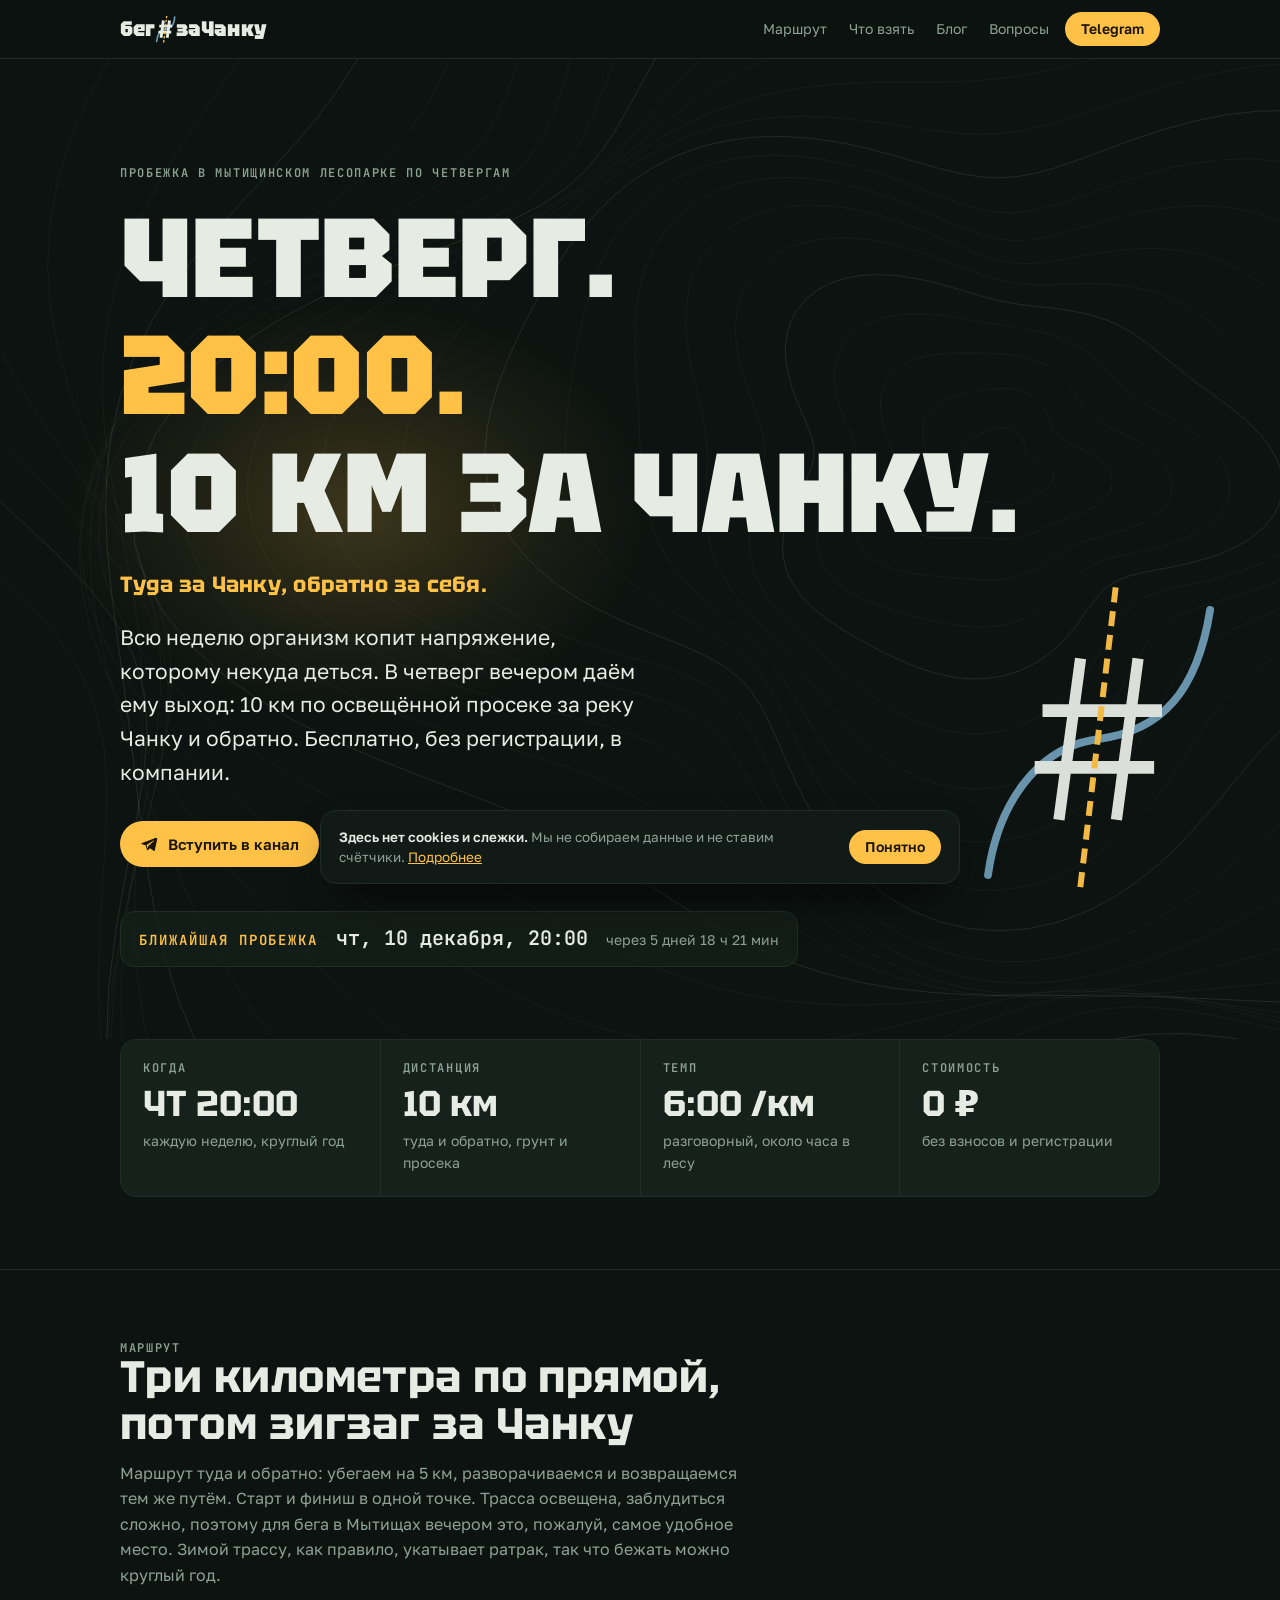
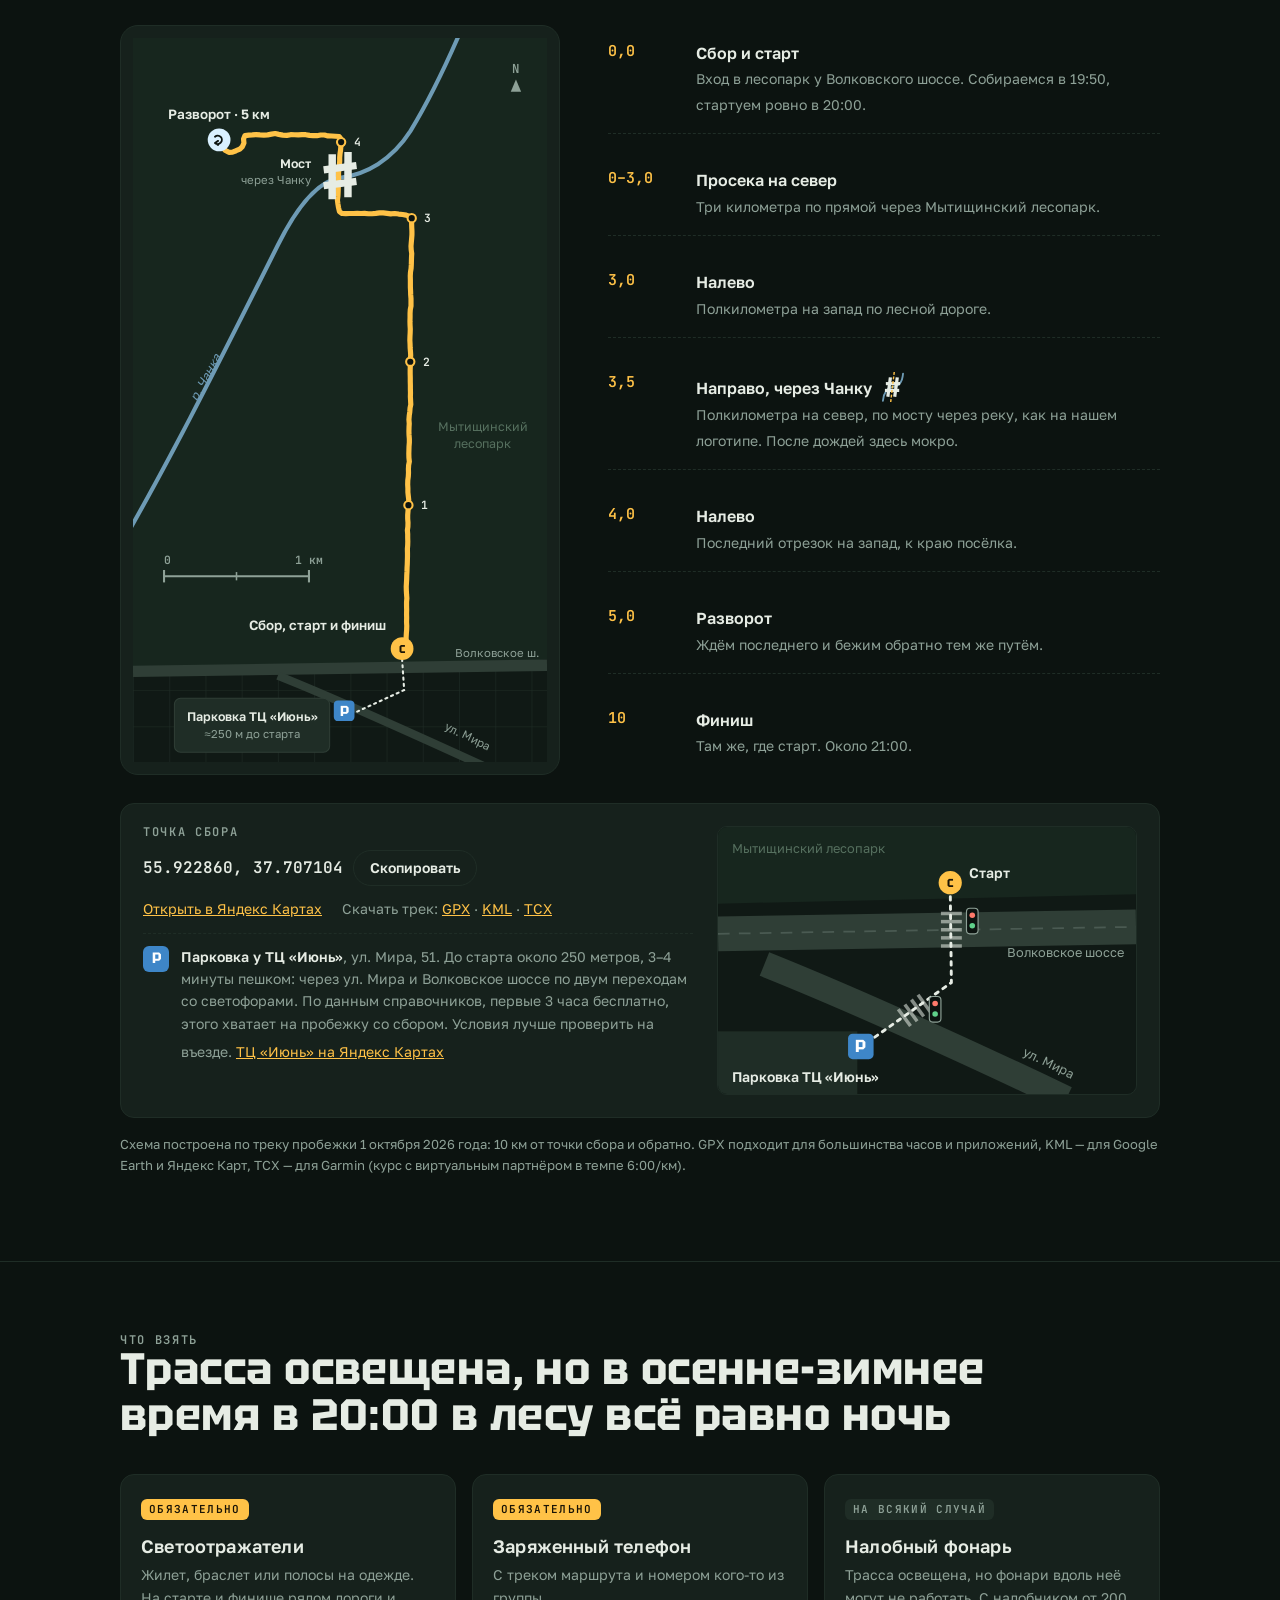
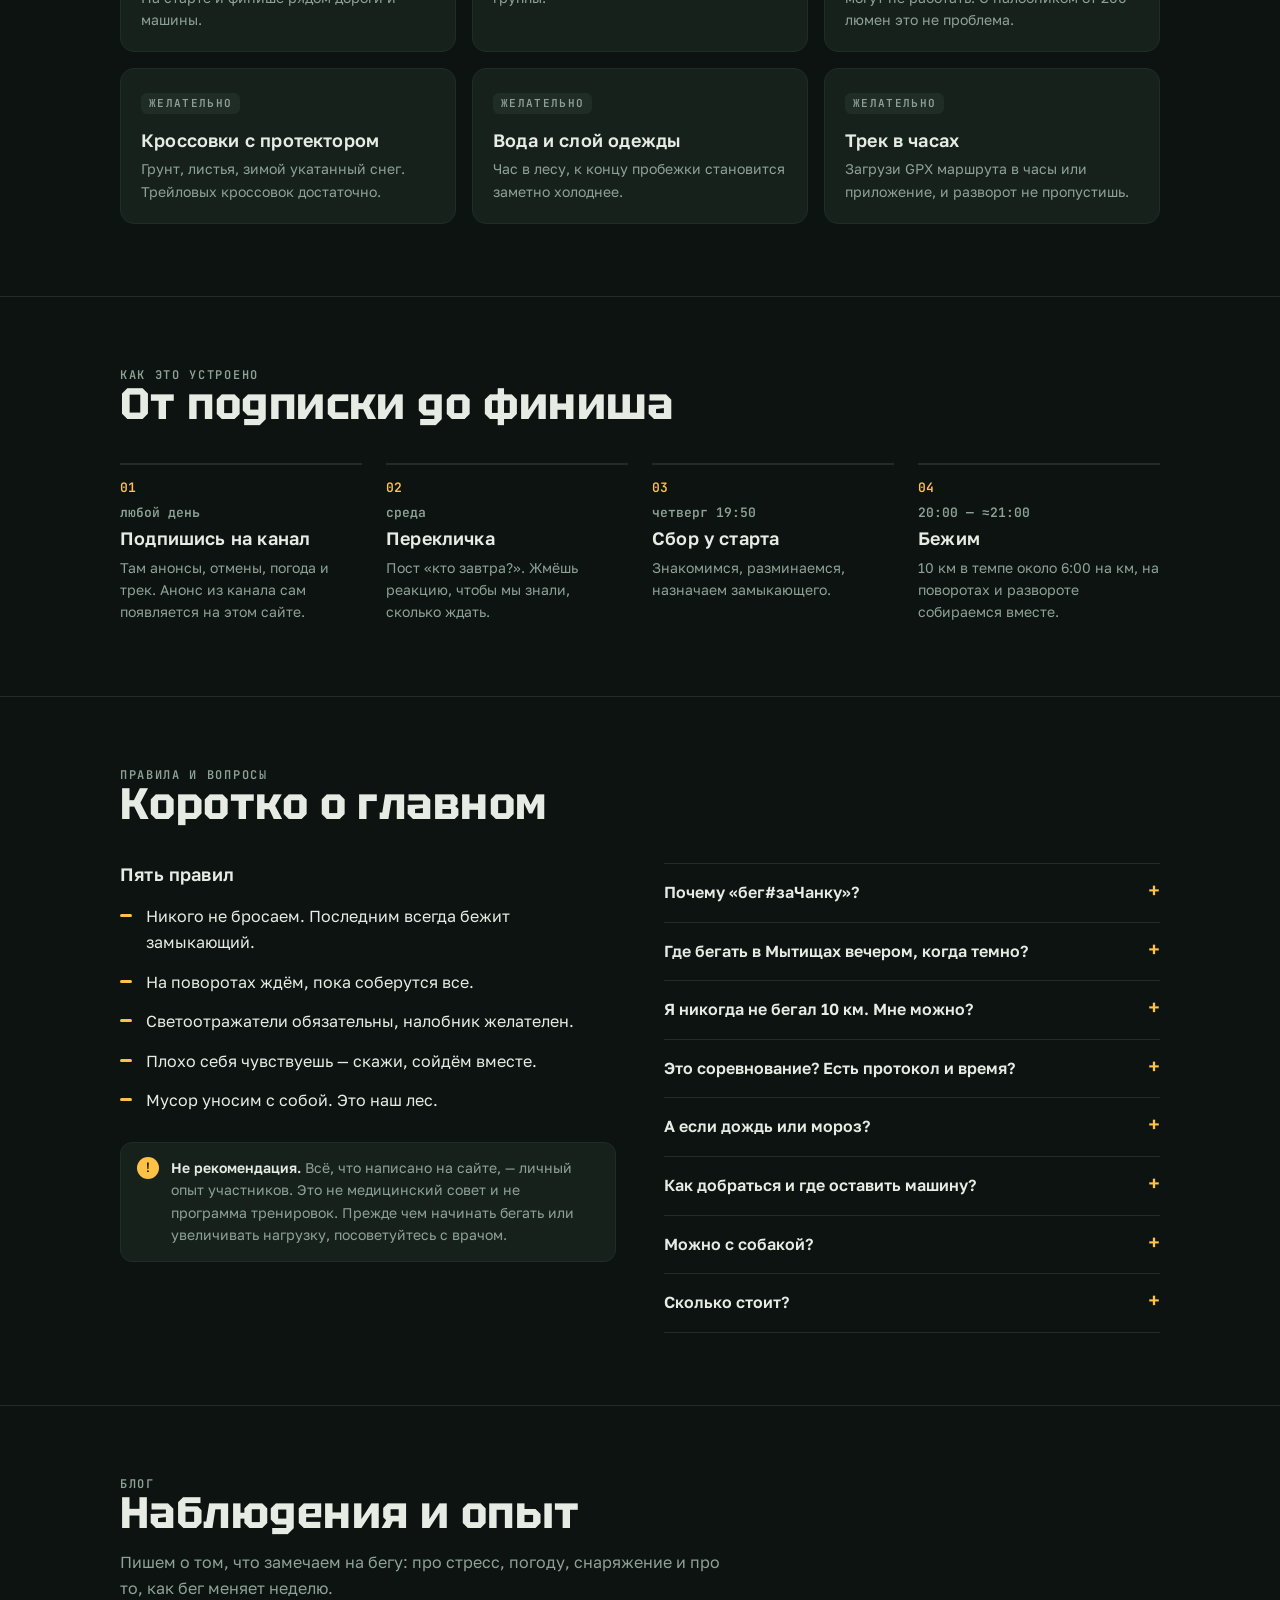
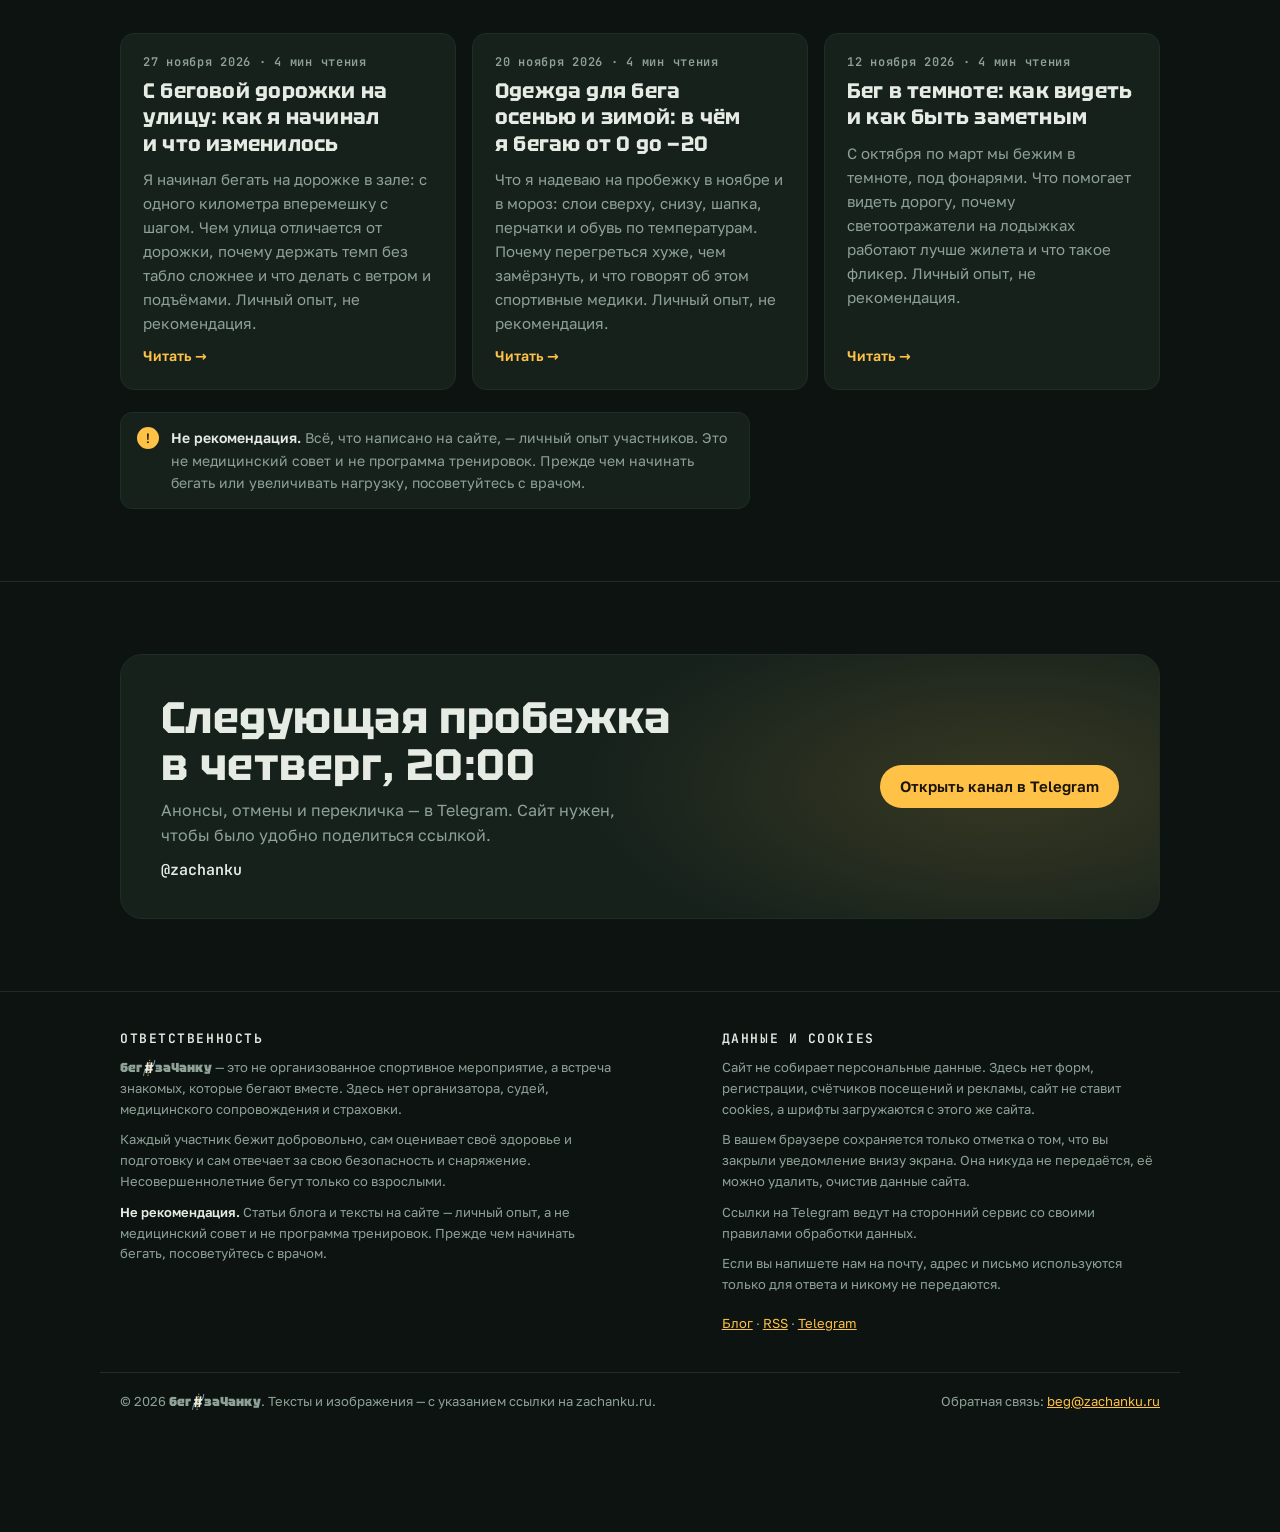
<file: index.html>
<!doctype html>
<html lang="ru">
<head>
<meta charset="utf-8">
<meta name="viewport" content="width=device-width,initial-scale=1,viewport-fit=cover">
<title>бег#заЧанку — пробежка в Мытищах по четвергам, 10 км по лесопарку</title>
<meta name="description" content="Бег в Мытищах по четвергам: в 20:00 бежим 10 км по освещённой просеке Мытищинского лесопарка за реку Чанку и обратно, темп около 6:00/км. Без взносов и регистрации.">
<link rel="canonical" href="https://zachanku.ru/">
<meta property="og:type" content="website">
<meta property="og:site_name" content="бег#заЧанку">
<meta property="og:title" content="бег#заЧанку — пробежка в Мытищах по четвергам, 10 км по лесопарку">
<meta property="og:description" content="Бег в Мытищах по четвергам: в 20:00 бежим 10 км по освещённой просеке Мытищинского лесопарка за реку Чанку и обратно, темп около 6:00/км. Без взносов и регистрации.">
<meta property="og:url" content="https://zachanku.ru/">
<meta property="og:image" content="https://zachanku.ru/og.png">
<meta property="og:image:width" content="1200"><meta property="og:image:height" content="630">
<meta property="og:locale" content="ru_RU">
<meta name="twitter:card" content="summary_large_image">
<meta name="theme-color" content="#0C1310">
<link rel="icon" href="favicon.svg" type="image/svg+xml">
<link rel="alternate" type="application/rss+xml" title="бег#заЧанку — блог" href="https://zachanku.ru/feed.xml">
<link rel="preload" href="fonts/tektur-cyrillic-900-normal.woff2" as="font" type="font/woff2" crossorigin>
<link rel="stylesheet" href="style.css?v=1238d5d7">
<meta name="yandex-verification" content="72e56fcfef06c54b">
<meta name="google-site-verification" content="7t0e0xvKWA3IDsHYtp95SX0_wBRu3m_1XC_fYd778r8">
<script type="application/ld+json">{"@context": "https://schema.org", "@type": "WebSite", "name": "бег#заЧанку", "alternateName": "Бег за Чанку", "url": "https://zachanku.ru/", "inLanguage": "ru"}</script>
<script type="application/ld+json">{"@context": "https://schema.org", "@type": "Event", "name": "Бег за Чанку — вечерняя пробежка 10 км по четвергам", "description": "Бег в Мытищах по четвергам: в 20:00 бежим 10 км по освещённой просеке Мытищинского лесопарка за реку Чанку и обратно, темп около 6:00/км. Без взносов и регистрации.", "startDate": "2026-12-03T20:00:00+03:00", "endDate": "2026-12-03T21:00:00+03:00", "eventStatus": "https://schema.org/EventScheduled", "eventAttendanceMode": "https://schema.org/OfflineEventAttendanceMode", "isAccessibleForFree": true, "eventSchedule": {"@type": "Schedule", "byDay": "https://schema.org/Thursday", "repeatFrequency": "P1W", "startTime": "20:00", "endTime": "21:00", "scheduleTimezone": "Europe/Moscow", "startDate": "2026-12-03"}, "location": {"@type": "Place", "name": "Мытищинский лесопарк, вход в лесопарк у волковского шоссе", "address": {"@type": "PostalAddress", "addressLocality": "Мытищи", "addressRegion": "Московская область", "addressCountry": "RU"}, "geo": {"@type": "GeoCoordinates", "latitude": 55.92286, "longitude": 37.707104}}, "organizer": {"@type": "Organization", "name": "бег#заЧанку", "url": "https://zachanku.ru/"}, "offers": {"@type": "Offer", "price": 0, "priceCurrency": "RUB", "url": "https://zachanku.ru/", "availability": "https://schema.org/InStock"}, "image": "https://zachanku.ru/og.png"}</script>
</head>
<body>
<header class="top">
  <div class="wrap">
    <a class="logo" href="./" title="На главную"><span class="wm" aria-label="бег#заЧанку"><span aria-hidden="true">бег</span><svg class="m" xmlns="http://www.w3.org/2000/svg" viewBox="110 120 560 680" aria-hidden="true" focusable="false"><path d="M175 765 C188 640 242 482 390 456 C545 430 608 352 626 158" fill="none" stroke="#6E9BB5" stroke-width="41" stroke-linecap="round"/><g stroke="#E6ECE4" stroke-width="72"><line x1="343" y1="240" x2="285" y2="672"/><line x1="497" y1="240" x2="439" y2="672"/></g><g stroke="#E6ECE4" stroke-width="70"><line x1="241" y1="380" x2="561" y2="380"/><line x1="220" y1="532" x2="540" y2="532"/></g><line x1="428.7" y1="120" x2="348.5" y2="800" stroke="#FFC247" stroke-width="32" stroke-dasharray="64 38"/></svg><span aria-hidden="true">заЧанку</span></span></a>
    <nav class="nav" aria-label="Основное меню">
      <a class="l" href="#route">Маршрут</a>
      <a class="l" href="#kit">Что взять</a>
      <a class="l" href="blog/">Блог</a>
      <a class="l" href="#faq">Вопросы</a>
    </nav>
    <a class="btn sm tg-top" href="https://t.me/zachanku" target="_blank" rel="noopener">Telegram</a>
  </div>
</header>
<main id="top">
  <section class="hero" id="hero">
    <canvas id="topo" aria-hidden="true"></canvas>
    <div class="hero-mark" aria-hidden="true"><svg xmlns="http://www.w3.org/2000/svg" viewBox="20 30 720 850" focusable="false"><path d="M95 820 C120 640 220 478 390 456 C560 434 655 330 690 110" fill="none" stroke="#6E9BB5" stroke-width="21" stroke-linecap="round"/><g stroke="#E6ECE4" stroke-width="30"><line x1="343" y1="240" x2="285" y2="672"/><line x1="497" y1="240" x2="439" y2="672"/></g><g stroke="#E6ECE4" stroke-width="34"><line x1="241" y1="380" x2="561" y2="380"/><line x1="220" y1="532" x2="540" y2="532"/></g><line x1="437.0" y1="50" x2="342.0" y2="855" stroke="#FFC247" stroke-width="16" stroke-dasharray="40 24"/></svg></div>
    <div class="wrap">
      <h1><span class="kicker">Пробежка в Мытищинском лесопарке по четвергам</span>Четверг.<br><span class="lit">20:00.</span><br>10&nbsp;км за&nbsp;Чанку.</h1>
      <p class="tagline">Туда за Чанку, обратно за себя.</p>
      <p class="sub">Всю неделю организм копит напряжение, которому некуда деться. В четверг вечером даём ему выход: 10&nbsp;км по освещённой просеке за реку Чанку и обратно. Бесплатно, без регистрации, в компании.</p>
      <div class="cta">
        <a class="btn" href="https://t.me/zachanku" target="_blank" rel="noopener">
          <svg width="18" height="18" viewBox="0 0 24 24" aria-hidden="true"><path fill="currentColor" d="M21.4 3.6 2.9 10.7c-1.3.5-1.3 1.2-.2 1.5l4.7 1.5 1.8 5.6c.2.6.1.9.8.9.5 0 .7-.2 1-.5l2.3-2.2 4.8 3.5c.9.5 1.5.2 1.7-.8l3.1-14.7c.3-1.3-.5-1.9-1.5-1.5ZM8.7 13.4l9.6-6c.5-.3.9-.1.5.2l-8 7.3-.3 3.4-1.8-4.9Z"/></svg>
          Вступить в канал
        </a>
        <a class="btn ghost" href="#route">Посмотреть маршрут</a>
      </div>
      <div class="next" id="next" aria-live="polite">
        <span class="eyebrow">Ближайшая пробежка</span>
        <b id="nextDate">чт, 3 декабря, 20:00</b>
        <span id="nextIn"></span>
      </div>
      <div class="weather" id="weather" data-run="2026-12-03T20:00"><div class="w-head">Прогноз на четверг, 3 декабря, 20:00–21:00</div><div class="w-main"><b>−6 °C</b> <span>ощущается как −10 °C</span> <span>· переменная облачность</span></div><div class="w-row">осадки 22% · ветер 2 м/с</div><ul class="w-tips"><li>Около нуля и ниже — на просеке может быть скользко.</li></ul><div class="w-upd">Обновлено 28 ноября в 23:20</div><div class="w-src">У точки сбора · данные <a href="https://open-meteo.com/" target="_blank" rel="noopener">Open-Meteo</a> (CC BY 4.0) · <a href="https://yandex.ru/pogoda/?lat=55.92286&amp;lon=37.707104" target="_blank" rel="noopener">Подробнее на Яндекс Погоде →</a></div></div>
      <div class="announce" id="announce" hidden><b>Анонс из канала</b><p></p><a href="https://t.me/zachanku" target="_blank" rel="noopener">Открыть пост в Telegram →</a></div>
      <script type="application/json" id="announce-data">{"status": "ok", "text": "Сегодня бежим, всё в силе ✅\nСбор в 19:50, старт в 20:00. −4°, переменная облачность, без осадков. Мокро и листва — ставь ногу аккуратнее на спуске к Чанке.\nНе забудь светоотражатели. Кто ещё не отметился — 🫡.", "date": "2026-11-26T12:05:29+00:00", "url": "https://t.me/zachanku/40"}</script>
    </div>
  </section>

  <section class="facts-sec">
    <div class="wrap">
      <div class="facts">
        <div class="fact"><div class="eyebrow">Когда</div><div class="v">ЧТ 20:00</div><div class="d">каждую неделю, круглый год</div></div>
        <div class="fact"><div class="eyebrow">Дистанция</div><div class="v">10 км</div><div class="d">туда и обратно, грунт и просека</div></div>
        <div class="fact"><div class="eyebrow">Темп</div><div class="v">6:00 /км</div><div class="d">разговорный, около часа в лесу</div></div>
        <div class="fact"><div class="eyebrow">Стоимость</div><div class="v">0 ₽</div><div class="d">без взносов и регистрации</div></div>
      </div>
    </div>
  </section>

  <section id="route">
    <div class="wrap">
      <div class="eyebrow">Маршрут</div>
      <h2>Три километра по прямой, потом зигзаг за Чанку</h2>
      <p class="lead">Маршрут туда и обратно: убегаем на 5 км, разворачиваемся и возвращаемся тем же путём. Старт и финиш в одной точке. Трасса освещена, заблудиться сложно, поэтому для бега в Мытищах вечером это, пожалуй, самое удобное место. Зимой трассу, как правило, укатывает ратрак, так что бежать можно круглый год.</p>
      <div class="route">
        <div class="map">
          <svg viewBox="0 0 400 700" role="img" aria-label="Схема маршрута 10 км: от точки сбора у Волковского шоссе 3 км на север по просеке, затем зигзагом на северо-запад через мост над рекой Чанкой до разворота на 5 км и обратно тем же путём; парковка у ТЦ «Июнь» в 250 метрах к юго-западу от старта">
            <defs>
              <pattern id="grid" width="35" height="35" patternUnits="userSpaceOnUse">
                <path d="M35 0H0V35" fill="none" stroke="#1F2D26" stroke-width="1"/>
              </pattern>
            </defs>
            <rect width="400" height="700" fill="#101915"/>
            <rect width="400" height="700" fill="url(#grid)"/>
            <path d="M0 0 H400 V600 C300 615 150 600 0 612 Z" fill="#17261E"/>
            
            
            <path d="M-30 520 C20 440 90 300 140 200 C160 160 180 138 200 135 C225 132 250 118 268 90 C285 62 300 32 318 -10" fill="none" stroke="#6E9BB5" stroke-width="4" stroke-linecap="round"/>
            <text x="62" y="352" fill="#6E9BB5" font-family="Golos Text, sans-serif" font-size="12" font-style="italic" transform="rotate(-62 62 352)">р. Чанка</text>
            <text x="338" y="380" fill="#56705F" font-family="Golos Text, sans-serif" font-size="12" text-anchor="middle">Мытищинский</text>
            <text x="338" y="396" fill="#56705F" font-family="Golos Text, sans-serif" font-size="12" text-anchor="middle">лесопарк</text>
            <path d="M260.0 590.0 L262.6 586.6 L263.9 582.9 L263.9 579.1 L264.1 575.4 L264.4 571.6 L264.5 568.0 L264.3 564.3 L264.4 560.2 L264.3 556.3 L264.4 552.4 L264.3 548.6 L264.3 545.0 L264.6 541.3 L264.3 537.5 L264.1 533.9 L264.0 530.0 L264.2 526.5 L264.4 523.0 L264.5 519.3 L264.7 515.6 L264.8 511.9 L265.0 508.3 L265.1 504.6 L265.2 501.0 L265.2 497.5 L265.1 493.7 L265.4 490.1 L265.5 486.5 L265.4 482.9 L265.4 479.3 L265.1 475.6 L265.6 472.0 L265.7 468.1 L265.4 464.6 L265.4 460.9 L265.7 457.1 L266.0 453.5 L266.2 449.8 L266.4 446.2 L266.0 442.6 L265.6 438.8 L265.6 435.2 L265.4 431.4 L265.5 427.5 L266.0 423.7 L266.2 420.0 L266.1 416.5 L266.3 412.9 L267.0 409.3 L266.6 405.6 L266.5 401.7 L266.6 398.1 L266.7 394.6 L267.0 390.9 L267.0 387.3 L266.7 383.5 L266.6 380.0 L266.7 376.1 L266.9 372.6 L266.6 368.7 L266.9 364.9 L267.4 361.4 L267.7 357.5 L268.4 354.1 L268.2 350.3 L268.0 346.6 L268.1 342.9 L268.0 339.2 L268.0 335.4 L267.9 331.7 L267.9 328.0 L267.8 324.4 L267.8 320.9 L267.9 317.5 L267.9 314.0 L268.0 310.2 L268.3 306.6 L268.1 303.1 L267.8 299.6 L267.7 295.8 L267.5 292.1 L267.6 288.5 L267.8 284.8 L267.9 281.3 L267.7 277.7 L267.6 273.8 L267.7 270.1 L267.7 266.1 L267.9 262.6 L268.6 259.0 L268.6 255.5 L268.6 251.9 L268.3 248.2 L268.2 244.6 L268.0 240.9 L268.0 237.4 L268.0 233.6 L267.9 230.0 L268.1 226.2 L268.7 222.6 L268.9 219.0 L269.0 215.4 L269.1 211.9 L269.3 208.4 L268.8 204.8 L268.6 201.1 L268.9 197.4 L269.2 193.9 L269.5 190.1 L269.5 186.5 L269.3 182.9 L269.2 179.1 L269.2 175.0 L267.4 172.4 L263.9 171.1 L260.4 170.5 L256.7 170.1 L252.9 169.6 L249.0 169.9 L245.5 169.4 L241.8 169.0 L238.1 169.0 L234.6 169.5 L230.9 169.8 L227.4 169.8 L223.8 169.5 L220.3 169.6 L216.7 169.5 L213.0 169.6 L209.2 169.6 L205.6 169.7 L202.1 169.6 L199.5 167.8 L198.6 164.0 L198.0 160.5 L197.5 156.7 L198.0 152.9 L198.2 149.0 L198.3 145.4 L198.5 141.6 L198.7 137.5 L198.6 133.6 L198.6 130.1 L199.0 126.6 L199.4 122.7 L199.7 119.1 L199.7 115.6 L200.0 112.0 L200.5 108.6 L200.8 105.1 L201.0 101.5 L201.0 97.7 L199.2 95.2 L195.6 94.9 L192.1 94.7 L188.4 94.6 L185.0 93.7 L181.3 93.7 L177.7 94.4 L174.0 94.3 L170.6 94.1 L166.9 93.4 L163.3 93.3 L159.7 93.6 L156.0 93.5 L152.3 93.4 L148.6 94.1 L144.7 93.8 L140.8 93.1 L137.4 92.3 L133.8 92.9 L130.1 93.6 L126.5 93.8 L122.7 93.6 L118.9 93.3 L115.3 93.6 L111.9 93.8 L108.2 94.3 L106.8 97.6 L107.2 101.4 L105.7 104.9 L103.2 107.3 L99.6 108.9 L96.2 110.2 L92.6 110.5 L89.4 108.7 L86.6 106.1 L83.8 103.8 L82.7 100.3 L83.2 98.4" fill="none" stroke="#FFC247" stroke-width="5" stroke-linecap="round" stroke-linejoin="round"/>
            <g font-family="JetBrains Mono, monospace" font-size="11" fill="#E6ECE4"><g><circle cx="266.1" cy="451.4" r="4" fill="#0C1310" stroke="#FFC247" stroke-width="2"/><text x="278.1" y="455.4">1</text></g><g><circle cx="267.9" cy="312.8" r="4" fill="#0C1310" stroke="#FFC247" stroke-width="2"/><text x="279.9" y="316.8">2</text></g><g><circle cx="269.3" cy="174.1" r="4" fill="#0C1310" stroke="#FFC247" stroke-width="2"/><text x="281.3" y="178.1">3</text></g><g><circle cx="201.1" cy="100.6" r="4" fill="#0C1310" stroke="#FFC247" stroke-width="2"/><text x="213.1" y="104.6">4</text></g></g>
            <circle cx="83.2" cy="98.4" r="11" fill="#D9F0FF"/>
            <path d="M79.2 95.4 a4 4 0 1 1 0 6 m0 0 l3 -2 m-3 2 l3 2" fill="none" stroke="#0C1310" stroke-width="1.8" stroke-linecap="round"/>
            <text x="83.2" y="78.4" fill="#E6ECE4" font-family="Golos Text, sans-serif" font-size="13" font-weight="600" text-anchor="middle">Разворот · 5 км</text>
            <g class="bridge" transform="translate(200 133) rotate(-7.6) scale(0.1) translate(-390 -456)"><g stroke="#E6ECE4" stroke-width="72"><line x1="343" y1="240" x2="285" y2="672"/><line x1="497" y1="240" x2="439" y2="672"/></g><g stroke="#E6ECE4" stroke-width="70"><line x1="241" y1="380" x2="561" y2="380"/><line x1="220" y1="532" x2="540" y2="532"/></g></g><text x="172" y="126" fill="#E6ECE4" font-family="Golos Text, sans-serif" font-size="12" font-weight="600" text-anchor="end">Мост</text><text x="172" y="141" fill="#8EA197" font-family="Golos Text, sans-serif" font-size="11" text-anchor="end">через Чанку</text><g class="streets"><path d="M0 612 L400 606" stroke="#2F3E36" stroke-width="11"/><text x="392" y="598" fill="#8EA197" font-family="Golos Text, sans-serif" font-size="11" text-anchor="end">Волковское ш.</text><path d="M140 616 C200 640 270 672 340 704" fill="none" stroke="#2F3E36" stroke-width="8"/><text x="300" y="668" fill="#8EA197" font-family="Golos Text, sans-serif" font-size="11" transform="rotate(25 300 668)">ул. Мира</text><rect x="40" y="638" width="150" height="52" rx="6" fill="#1F2D26" stroke="#2F3E36"/><text x="115" y="660" fill="#E6ECE4" font-family="Golos Text, sans-serif" font-size="12" font-weight="600" text-anchor="middle">Парковка ТЦ «Июнь»</text><text x="115" y="676" fill="#8EA197" font-family="Golos Text, sans-serif" font-size="11" text-anchor="middle">≈250 м до старта</text><path d="M260 600 L262 630 L214 652" fill="none" stroke="#E6ECE4" stroke-width="2" stroke-dasharray="2 4" stroke-linecap="round"/><rect x="194" y="640" width="20" height="20" rx="4" fill="#3E86C8"/><text x="204" y="655" fill="#fff" font-family="Tektur, sans-serif" font-weight="700" font-size="14" text-anchor="middle">P</text></g><circle cx="260" cy="590" r="11" fill="#FFC247"/>
            <text x="260" y="594" fill="#1A1406" font-family="Tektur, sans-serif" font-weight="700" font-size="11" text-anchor="middle">С</text>
            <text x="244" y="572" fill="#E6ECE4" font-family="Golos Text, sans-serif" font-size="13" font-weight="600" text-anchor="end">Сбор, старт и финиш</text>
            <g font-family="JetBrains Mono, monospace" font-size="11" fill="#8EA197">
              <line x1="30" y1="520" x2="170" y2="520" stroke="#8EA197" stroke-width="2"/>
              <line x1="30" y1="514" x2="30" y2="526" stroke="#8EA197" stroke-width="2"/>
              <line x1="100" y1="516" x2="100" y2="524" stroke="#8EA197" stroke-width="1.5"/>
              <line x1="170" y1="514" x2="170" y2="526" stroke="#8EA197" stroke-width="2"/>
              <text x="30" y="508">0</text><text x="170" y="508" text-anchor="middle">1 км</text>
            </g>
            <g font-family="JetBrains Mono, monospace" font-size="12" fill="#8EA197"><text x="370" y="34" text-anchor="middle">N</text><path d="M370 40 l-5 12 h10 z" fill="#8EA197"/></g>
          </svg>
        </div>
          <ol class="legs">
            <li><div class="km">0,0</div><div><b>Сбор и старт</b><span>Вход в лесопарк у Волковского шоссе. Собираемся в 19:50, стартуем ровно в 20:00.</span></div></li>
            <li><div class="km">0–3,0</div><div><b>Просека на север</b><span>Три километра по прямой через Мытищинский лесопарк.</span></div></li>
            <li><div class="km">3,0</div><div><b>Налево</b><span>Полкилометра на запад по лесной дороге.</span></div></li>
            <li><div class="km">3,5</div><div><b>Направо, через Чанку <svg class="leg-mark" xmlns="http://www.w3.org/2000/svg" viewBox="110 120 560 680" aria-hidden="true" focusable="false"><path d="M175 765 C188 640 242 482 390 456 C545 430 608 352 626 158" fill="none" stroke="#6E9BB5" stroke-width="41" stroke-linecap="round"/><g stroke="#E6ECE4" stroke-width="72"><line x1="343" y1="240" x2="285" y2="672"/><line x1="497" y1="240" x2="439" y2="672"/></g><g stroke="#E6ECE4" stroke-width="70"><line x1="241" y1="380" x2="561" y2="380"/><line x1="220" y1="532" x2="540" y2="532"/></g><line x1="428.7" y1="120" x2="348.5" y2="800" stroke="#FFC247" stroke-width="32" stroke-dasharray="64 38"/></svg></b><span>Полкилометра на север, по мосту через реку, как на нашем логотипе. После дождей здесь мокро.</span></div></li>
            <li><div class="km">4,0</div><div><b>Налево</b><span>Последний отрезок на запад, к краю посёлка.</span></div></li>
            <li><div class="km">5,0</div><div><b>Разворот</b><span>Ждём последнего и бежим обратно тем же путём.</span></div></li>
            <li><div class="km">10</div><div><b>Финиш</b><span>Там же, где старт. Около 21:00.</span></div></li>
          </ol>
          <div class="meet">
            <div class="meet-info">
            <div class="eyebrow">Точка сбора</div>
            <div class="coords"><code id="coords">55.922860, 37.707104</code><button class="btn sm ghost" id="copyCoords" type="button">Скопировать</button></div>
            <div class="links">
              <a href="https://yandex.ru/maps/?pt=37.707104,55.92286&amp;z=17&amp;l=map" target="_blank" rel="noopener">Открыть в Яндекс Картах</a>
              <span class="dl">Скачать трек: <a href="route.gpx" download="zachanku-10km.gpx">GPX</a> · <a href="route.kml" download="zachanku-10km.kml">KML</a> · <a href="route.tcx" download="zachanku-10km.tcx">TCX</a></span>
            </div>
            <div class="park">
              <span class="p-badge" aria-hidden="true">P</span>
              <div><b>Парковка у ТЦ «Июнь»</b>, ул. Мира, 51. До старта около 250 метров, 3–4 минуты пешком: через ул. Мира и Волковское шоссе по двум переходам со светофорами. По данным справочников, первые 3 часа бесплатно, этого хватает на пробежку со сбором. Условия лучше проверить на въезде.
              <a href="https://yandex.ru/maps/org/iyun/30007788202/" target="_blank" rel="noopener">ТЦ «Июнь» на Яндекс Картах</a></div>
            </div>
            </div>
            <svg class="walk" viewBox="0 0 360 230" role="img" aria-label="Как дойти от парковки ТЦ «Июнь» до старта: через ул. Мира и Волковское шоссе по двум переходам со светофорами">
                <rect width="360" height="230" fill="#101915"/>
                <path d="M0 0 H360 V58 L0 66 Z" fill="#17261E"/>
                <text x="12" y="22" fill="#56705F" font-family="Golos Text, sans-serif" font-size="11">Мытищинский лесопарк</text>
                <path d="M0 92 L360 86" stroke="#2F3E36" stroke-width="30"/>
                <path d="M0 92 L360 86" stroke="#4A5A52" stroke-width="1.5" stroke-dasharray="10 8"/>
                <text x="350" y="112" fill="#8EA197" font-family="Golos Text, sans-serif" font-size="11" text-anchor="end">Волковское шоссе</text>
                <path d="M40 118 C120 150 220 196 300 234" fill="none" stroke="#2F3E36" stroke-width="22"/>
                <text x="262" y="196" fill="#8EA197" font-family="Golos Text, sans-serif" font-size="11" transform="rotate(26 262 196)">ул. Мира</text>
                <rect x="0" y="176" width="120" height="54" fill="#1F2D26"/>
                <text x="12" y="220" fill="#E6ECE4" font-family="Golos Text, sans-serif" font-size="12" font-weight="600">Парковка ТЦ «Июнь»</text>
                <path d="M200 52 L201 134 L128 186" fill="none" stroke="#E6ECE4" stroke-width="2.5" stroke-dasharray="3 5" stroke-linecap="round"/>
                <g fill="#E6ECE4" opacity=".55"><rect x="192" y="73" width="18" height="3"/><rect x="192" y="80" width="18" height="3"/><rect x="192" y="87" width="18" height="3"/><rect x="192" y="94" width="18" height="3"/><rect x="192" y="101" width="18" height="3"/></g>
                <g transform="rotate(-36 168 160)" fill="#E6ECE4" opacity=".55"><rect x="158" y="150" width="3" height="18"/><rect x="165" y="150" width="3" height="18"/><rect x="172" y="150" width="3" height="18"/><rect x="179" y="150" width="3" height="18"/></g>
                <g><rect x="214" y="70" width="10" height="22" rx="3" fill="#0C1310" stroke="#8EA197"/><circle cx="219" cy="76" r="2.4" fill="#FF7A6B"/><circle cx="219" cy="85" r="2.4" fill="#5FD08A"/></g>
                <g><rect x="182" y="146" width="10" height="22" rx="3" fill="#0C1310" stroke="#8EA197"/><circle cx="187" cy="152" r="2.4" fill="#FF7A6B"/><circle cx="187" cy="161" r="2.4" fill="#5FD08A"/></g>
                <rect x="112" y="178" width="22" height="22" rx="4" fill="#3E86C8"/>
                <text x="123" y="194" fill="#fff" font-family="Tektur, sans-serif" font-weight="700" font-size="15" text-anchor="middle">P</text>
                <circle cx="200" cy="48" r="10" fill="#FFC247"/>
                <text x="200" y="52" fill="#1A1406" font-family="Tektur, sans-serif" font-weight="700" font-size="10" text-anchor="middle">С</text>
                <text x="216" y="44" fill="#E6ECE4" font-family="Golos Text, sans-serif" font-size="12" font-weight="600">Старт</text>
              </svg>
          </div>
          <p class="note">Схема построена по треку пробежки 1 октября 2026 года: 10 км от точки сбора и обратно. GPX подходит для большинства часов и приложений, KML — для Google Earth и Яндекс Карт, TCX — для Garmin (курс с виртуальным партнёром в темпе 6:00/км).</p>
      </div>
    </div>
  </section>

  <section id="kit">
    <div class="wrap">
      <div class="eyebrow">Что взять</div>
      <h2>Трасса освещена, но в осенне-зимнее время в 20:00 в лесу всё равно ночь</h2>
      <div class="kit">
        <div class="item"><span class="tag must">Обязательно</span><h3>Светоотражатели</h3><p>Жилет, браслет или полосы на одежде. На старте и финише рядом дороги и машины.</p></div>
        <div class="item"><span class="tag must">Обязательно</span><h3>Заряженный телефон</h3><p>С треком маршрута и номером кого-то из группы.</p></div>
        <div class="item"><span class="tag nice">На всякий случай</span><h3>Налобный фонарь</h3><p>Трасса освещена, но фонари вдоль неё могут не работать. С налобником от 200 люмен это не проблема.</p></div>
        <div class="item"><span class="tag nice">Желательно</span><h3>Кроссовки с протектором</h3><p>Грунт, листья, зимой укатанный снег. Трейловых кроссовок достаточно.</p></div>
        <div class="item"><span class="tag nice">Желательно</span><h3>Вода и слой одежды</h3><p>Час в лесу, к концу пробежки становится заметно холоднее.</p></div>
        <div class="item"><span class="tag nice">Желательно</span><h3>Трек в часах</h3><p>Загрузи GPX маршрута в часы или приложение, и разворот не пропустишь.</p></div>
      </div>
    </div>
  </section>

  <section id="how">
    <div class="wrap">
      <div class="eyebrow">Как это устроено</div>
      <h2>От подписки до финиша</h2>
      <ol class="steps">
        <li><div class="t">любой день</div><h3>Подпишись на канал</h3><p>Там анонсы, отмены, погода и трек. Анонс из канала сам появляется на этом сайте.</p></li>
        <li><div class="t">среда</div><h3>Перекличка</h3><p>Пост «кто завтра?». Жмёшь реакцию, чтобы мы знали, сколько ждать.</p></li>
        <li><div class="t">четверг 19:50</div><h3>Сбор у старта</h3><p>Знакомимся, разминаемся, назначаем замыкающего.</p></li>
        <li><div class="t">20:00 — ≈21:00</div><h3>Бежим</h3><p>10 км в темпе около 6:00 на км, на поворотах и развороте собираемся вместе.</p></li>
      </ol>
    </div>
  </section>

  <section id="faq">
    <div class="wrap">
      <div class="eyebrow">Правила и вопросы</div>
      <h2>Коротко о главном</h2>
      <div class="two">
        <div>
          <h3 style="font:600 18px/1.3 var(--body);margin-bottom:18px">Пять правил</h3>
          <ul class="rules">
            <li>Никого не бросаем. Последним всегда бежит замыкающий.</li>
            <li>На поворотах ждём, пока соберутся все.</li>
            <li>Светоотражатели обязательны, налобник желателен.</li>
            <li>Плохо себя чувствуешь — скажи, сойдём вместе.</li>
            <li>Мусор уносим с собой. Это наш лес.</li>
          </ul>
          <div class="disclaimer" style="margin-top:28px"><p><b>Не рекомендация.</b> Всё, что написано на сайте, — личный опыт участников. Это не медицинский совет и не программа тренировок. Прежде чем начинать бегать или увеличивать нагрузку, посоветуйтесь с врачом.</p></div>
        </div>
        <div>
          <details><summary>Почему «бег#заЧанку»?</summary><p>На 3,5 км мы перебегаем реку Чанку, так что бежим за Чанку в прямом смысле. А ещё «за» — как в «ложке за маму» или «стопке за деда»: делаем что-то в честь кого-то. У нас это десятка за Чанку. Туда за Чанку, обратно за себя.</p></details>
          <details><summary>Где бегать в Мытищах вечером, когда темно?</summary><p>Мы бегаем в Мытищинском лесопарке: от входа со стороны Волковского шоссе на север идёт освещённая просека, по ней можно бегать и после заката. Мы бежим 10 км туда и обратно, с разворотом за рекой Чанкой. Трек можно скачать выше и пробежать его в любой день, но в четверг в 20:00 вместе веселее.</p></details>
          <details><summary>Я никогда не бегал 10 км. Мне можно?</summary><p>Если спокойно пробегаешь 5–6 км, приходи. Темп около 6:00 на км, никто не гонится. Для первого раза лучше заранее написать в канал. И сначала посоветуйся с врачом, если давно не было нагрузок.</p></details>
          <details><summary>Это соревнование? Есть протокол и время?</summary><p>Нет. Это дружеская пробежка, без судей, результатов и призов. Время каждый считает на своих часах.</p></details>
          <details><summary>А если дождь или мороз?</summary><p>Бежим почти в любую погоду. Отменяем при грозе, тотальном ливне, сильном гололёде, морозе ниже −20 °C и после сильного снегопада, пока ратрак ещё не укатал трассу. Об отмене пишем в канал до 18:00, и она сразу видна на этом сайте.</p></details>
          <details><summary>Как добраться и где оставить машину?</summary><p>На машине — парковка у ТЦ «Июнь» (ул. Мира, 51), от неё до старта около 250 метров через два перехода со светофорами. На автобусе — до остановки «ТРЦ Июнь». Точка сбора и парковка отмечены на схеме маршрута.</p></details>
          <details><summary>Можно с собакой?</summary><p>Можно, на поводке и если собака выдерживает 10 км.</p></details>
          <details><summary>Сколько стоит?</summary><p>Нисколько. Мы ничего не продаём и не собираем деньги.</p></details>
        </div>
      </div>
    </div>
  </section>

  <section id="blog">
    <div class="wrap">
      <div class="eyebrow">Блог</div>
      <h2>Наблюдения и опыт</h2>
      <p class="lead">Пишем о том, что замечаем на бегу: про стресс, погоду, снаряжение и про то, как бег меняет неделю.</p>
      <div class="posts"><a class="post-card" href="blog/s-dorozhki-na-ulitsu/"><span class="meta">27 ноября 2026 · 4 мин чтения</span><h3>С беговой дорожки на улицу: как я начинал и что изменилось</h3><p>Я начинал бегать на дорожке в зале: с одного километра вперемешку с шагом. Чем улица отличается от дорожки, почему держать темп без табло сложнее и что делать с ветром и подъёмами. Личный опыт, не рекомендация.</p><span class="more">Читать →</span></a><a class="post-card" href="blog/odezhda-dlya-bega-zimoy/"><span class="meta">20 ноября 2026 · 4 мин чтения</span><h3>Одежда для бега осенью и зимой: в чём я бегаю от 0 до −20</h3><p>Что я надеваю на пробежку в ноябре и в мороз: слои сверху, снизу, шапка, перчатки и обувь по температурам. Почему перегреться хуже, чем замёрзнуть, и что говорят об этом спортивные медики. Личный опыт, не рекомендация.</p><span class="more">Читать →</span></a><a class="post-card" href="blog/beg-v-temnote/"><span class="meta">12 ноября 2026 · 4 мин чтения</span><h3>Бег в темноте: как видеть и как быть заметным</h3><p>С октября по март мы бежим в темноте, под фонарями. Что помогает видеть дорогу, почему светоотражатели на лодыжках работают лучше жилета и что такое фликер. Личный опыт, не рекомендация.</p><span class="more">Читать →</span></a></div>
      <div class="disclaimer" style="margin-top:22px"><p><b>Не рекомендация.</b> Всё, что написано на сайте, — личный опыт участников. Это не медицинский совет и не программа тренировок. Прежде чем начинать бегать или увеличивать нагрузку, посоветуйтесь с врачом.</p></div>
    </div>
  </section>
  <section>
    <div class="wrap">
      <div class="join">
        <div>
          <h2>Следующая пробежка в четверг, 20:00</h2>
          <p>Анонсы, отмены и перекличка — в Telegram. Сайт нужен, чтобы было удобно поделиться ссылкой.</p>
          <div class="handle">@zachanku</div>
        </div>
        <a class="btn" href="https://t.me/zachanku" target="_blank" rel="noopener">Открыть канал в Telegram</a>
      </div>
    </div>
  </section>
</main>
<footer>
  <div class="wrap cols">
    <div>
      <h3>Ответственность</h3>
      <p><span class="wm" aria-label="бег#заЧанку"><span aria-hidden="true">бег</span><svg class="m" xmlns="http://www.w3.org/2000/svg" viewBox="110 120 560 680" aria-hidden="true" focusable="false"><path d="M175 765 C188 640 242 482 390 456 C545 430 608 352 626 158" fill="none" stroke="#6E9BB5" stroke-width="41" stroke-linecap="round"/><g stroke="#E6ECE4" stroke-width="72"><line x1="343" y1="240" x2="285" y2="672"/><line x1="497" y1="240" x2="439" y2="672"/></g><g stroke="#E6ECE4" stroke-width="70"><line x1="241" y1="380" x2="561" y2="380"/><line x1="220" y1="532" x2="540" y2="532"/></g><line x1="428.7" y1="120" x2="348.5" y2="800" stroke="#FFC247" stroke-width="32" stroke-dasharray="64 38"/></svg><span aria-hidden="true">заЧанку</span></span> — это не организованное спортивное мероприятие, а встреча знакомых, которые бегают вместе. Здесь нет организатора, судей, медицинского сопровождения и страховки.</p>
      <p>Каждый участник бежит добровольно, сам оценивает своё здоровье и подготовку и сам отвечает за свою безопасность и снаряжение. Несовершеннолетние бегут только со взрослыми.</p>
      <p><b style="color:var(--pine)">Не рекомендация.</b> Статьи блога и тексты на сайте — личный опыт, а не медицинский совет и не программа тренировок. Прежде чем начинать бегать, посоветуйтесь с врачом.</p>
    </div>
    <div id="privacy">
      <h3>Данные и cookies</h3>
      <p>Сайт не собирает персональные данные. Здесь нет форм, регистрации, счётчиков посещений и рекламы, сайт не ставит cookies, а шрифты загружаются с этого же сайта.</p>
      <p>В вашем браузере сохраняется только отметка о том, что вы закрыли уведомление внизу экрана. Она никуда не передаётся, её можно удалить, очистив данные сайта.</p>
      <p>Ссылки на Telegram ведут на сторонний сервис со своими правилами обработки данных.</p>
      <p>Если вы напишете нам на почту, адрес и письмо используются только для ответа и никому не передаются.</p>
      <p style="margin-top:18px"><a href="blog/">Блог</a> · <a href="https://zachanku.ru/feed.xml">RSS</a> · <a href="https://t.me/zachanku" target="_blank" rel="noopener">Telegram</a></p>
    </div>
  </div>
  <div class="wrap foot-bottom">
    <span>© 2026 <span class="wm" aria-label="бег#заЧанку"><span aria-hidden="true">бег</span><svg class="m" xmlns="http://www.w3.org/2000/svg" viewBox="110 120 560 680" aria-hidden="true" focusable="false"><path d="M175 765 C188 640 242 482 390 456 C545 430 608 352 626 158" fill="none" stroke="#6E9BB5" stroke-width="41" stroke-linecap="round"/><g stroke="#E6ECE4" stroke-width="72"><line x1="343" y1="240" x2="285" y2="672"/><line x1="497" y1="240" x2="439" y2="672"/></g><g stroke="#E6ECE4" stroke-width="70"><line x1="241" y1="380" x2="561" y2="380"/><line x1="220" y1="532" x2="540" y2="532"/></g><line x1="428.7" y1="120" x2="348.5" y2="800" stroke="#FFC247" stroke-width="32" stroke-dasharray="64 38"/></svg><span aria-hidden="true">заЧанку</span></span>. Тексты и изображения — с указанием ссылки на zachanku.ru.</span>
    <span>Обратная связь: <a href="mailto:beg@zachanku.ru">beg@zachanku.ru</a></span>
  </div>
</footer>
<div class="notice" id="notice" role="region" aria-label="Уведомление о данных" hidden>
  <p><b>Здесь нет cookies и слежки.</b> Мы не собираем данные и не ставим счётчики. <a href="#privacy">Подробнее</a></p>
  <button class="btn sm" id="noticeOk" type="button">Понятно</button>
</div>
<script src="main.js?v=bcca39fd" defer></script>
</body>
</html>
</file>
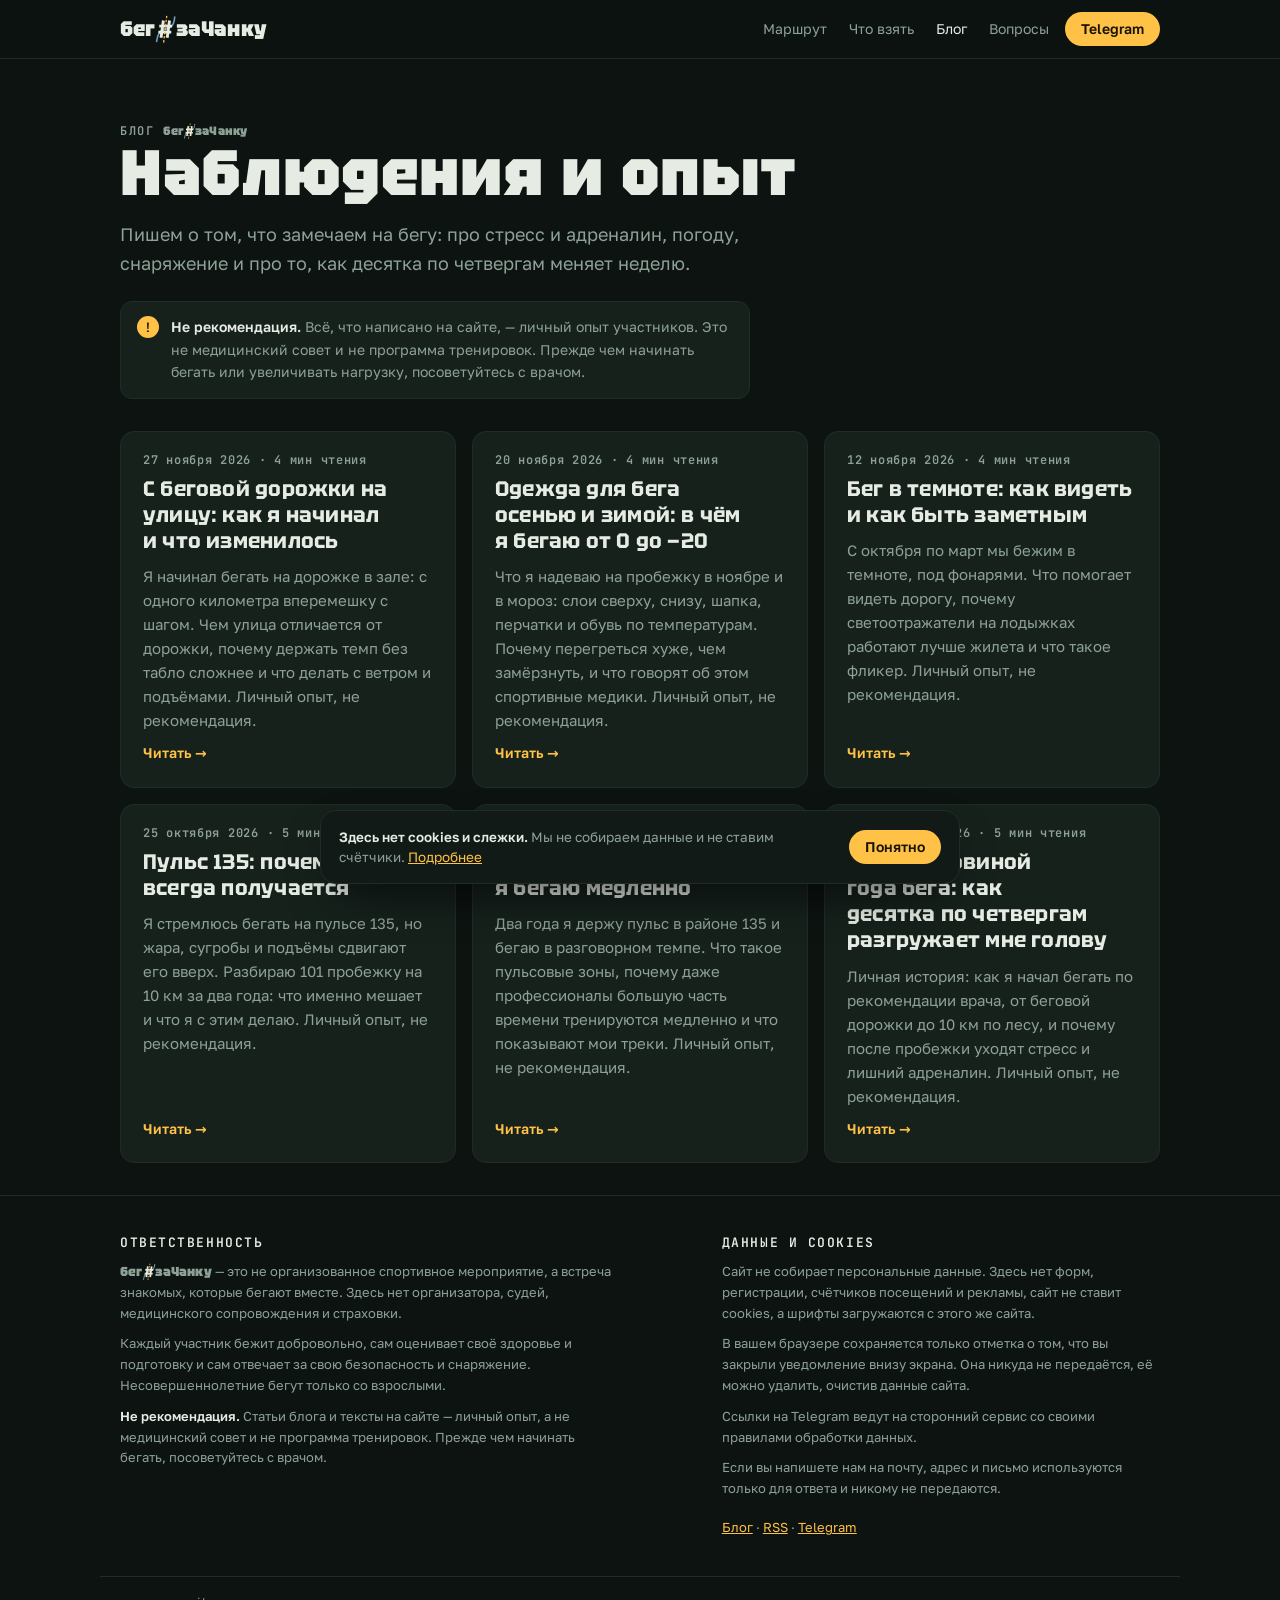
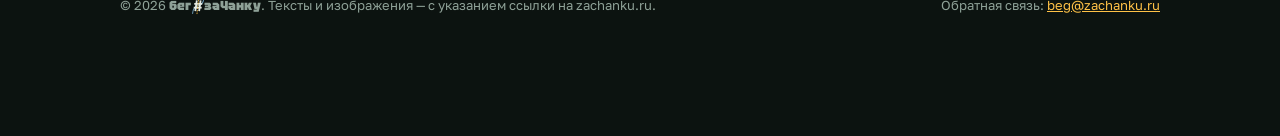
<file: blog/index.html>
<!doctype html>
<html lang="ru">
<head>
<meta charset="utf-8">
<meta name="viewport" content="width=device-width,initial-scale=1,viewport-fit=cover">
<title>Блог — бег#заЧанку</title>
<meta name="description" content="Личный опыт о беге, стрессе и вечерних пробежках в Мытищинском лесопарке. Не медицинская рекомендация.">
<link rel="canonical" href="https://zachanku.ru/blog/">
<meta property="og:type" content="website">
<meta property="og:site_name" content="бег#заЧанку">
<meta property="og:title" content="Блог — бег#заЧанку">
<meta property="og:description" content="Личный опыт о беге, стрессе и вечерних пробежках в Мытищинском лесопарке. Не медицинская рекомендация.">
<meta property="og:url" content="https://zachanku.ru/blog/">
<meta property="og:image" content="https://zachanku.ru/og.png">
<meta property="og:image:width" content="1200"><meta property="og:image:height" content="630">
<meta property="og:locale" content="ru_RU">
<meta name="twitter:card" content="summary_large_image">
<meta name="theme-color" content="#0C1310">
<link rel="icon" href="../favicon.svg" type="image/svg+xml">
<link rel="alternate" type="application/rss+xml" title="бег#заЧанку — блог" href="https://zachanku.ru/feed.xml">
<link rel="preload" href="../fonts/tektur-cyrillic-900-normal.woff2" as="font" type="font/woff2" crossorigin>
<link rel="stylesheet" href="../style.css?v=1238d5d7">
<meta name="yandex-verification" content="72e56fcfef06c54b">
<meta name="google-site-verification" content="7t0e0xvKWA3IDsHYtp95SX0_wBRu3m_1XC_fYd778r8">
<script type="application/ld+json">{"@context": "https://schema.org", "@type": "Blog", "name": "Блог бег#заЧанку", "url": "https://zachanku.ru/blog/", "inLanguage": "ru"}</script>
</head>
<body>
<header class="top">
  <div class="wrap">
    <a class="logo" href="../" title="На главную"><span class="wm" aria-label="бег#заЧанку"><span aria-hidden="true">бег</span><svg class="m" xmlns="http://www.w3.org/2000/svg" viewBox="110 120 560 680" aria-hidden="true" focusable="false"><path d="M175 765 C188 640 242 482 390 456 C545 430 608 352 626 158" fill="none" stroke="#6E9BB5" stroke-width="41" stroke-linecap="round"/><g stroke="#E6ECE4" stroke-width="72"><line x1="343" y1="240" x2="285" y2="672"/><line x1="497" y1="240" x2="439" y2="672"/></g><g stroke="#E6ECE4" stroke-width="70"><line x1="241" y1="380" x2="561" y2="380"/><line x1="220" y1="532" x2="540" y2="532"/></g><line x1="428.7" y1="120" x2="348.5" y2="800" stroke="#FFC247" stroke-width="32" stroke-dasharray="64 38"/></svg><span aria-hidden="true">заЧанку</span></span></a>
    <nav class="nav" aria-label="Основное меню">
      <a class="l" href="../#route">Маршрут</a>
      <a class="l" href="../#kit">Что взять</a>
      <a class="l" href="../blog/" aria-current="page">Блог</a>
      <a class="l" href="../#faq">Вопросы</a>
    </nav>
    <a class="btn sm tg-top" href="https://t.me/zachanku" target="_blank" rel="noopener">Telegram</a>
  </div>
</header>
<main>
  <section class="page-head">
    <div class="wrap">
      <div class="eyebrow">Блог <span class="wm" aria-label="бег#заЧанку"><span aria-hidden="true">бег</span><svg class="m" xmlns="http://www.w3.org/2000/svg" viewBox="110 120 560 680" aria-hidden="true" focusable="false"><path d="M175 765 C188 640 242 482 390 456 C545 430 608 352 626 158" fill="none" stroke="#6E9BB5" stroke-width="41" stroke-linecap="round"/><g stroke="#E6ECE4" stroke-width="72"><line x1="343" y1="240" x2="285" y2="672"/><line x1="497" y1="240" x2="439" y2="672"/></g><g stroke="#E6ECE4" stroke-width="70"><line x1="241" y1="380" x2="561" y2="380"/><line x1="220" y1="532" x2="540" y2="532"/></g><line x1="428.7" y1="120" x2="348.5" y2="800" stroke="#FFC247" stroke-width="32" stroke-dasharray="64 38"/></svg><span aria-hidden="true">заЧанку</span></span></div>
      <h1>Наблюдения и опыт</h1>
      <p class="lead">Пишем о том, что замечаем на бегу: про стресс и адреналин, погоду, снаряжение и про то, как десятка по четвергам меняет неделю.</p>
      <div class="disclaimer" style="margin-top:24px"><p><b>Не рекомендация.</b> Всё, что написано на сайте, — личный опыт участников. Это не медицинский совет и не программа тренировок. Прежде чем начинать бегать или увеличивать нагрузку, посоветуйтесь с врачом.</p></div>
      <div class="posts"><a class="post-card" href="../blog/s-dorozhki-na-ulitsu/"><span class="meta">27 ноября 2026 · 4 мин чтения</span><h3>С беговой дорожки на улицу: как я начинал и что изменилось</h3><p>Я начинал бегать на дорожке в зале: с одного километра вперемешку с шагом. Чем улица отличается от дорожки, почему держать темп без табло сложнее и что делать с ветром и подъёмами. Личный опыт, не рекомендация.</p><span class="more">Читать →</span></a><a class="post-card" href="../blog/odezhda-dlya-bega-zimoy/"><span class="meta">20 ноября 2026 · 4 мин чтения</span><h3>Одежда для бега осенью и зимой: в чём я бегаю от 0 до −20</h3><p>Что я надеваю на пробежку в ноябре и в мороз: слои сверху, снизу, шапка, перчатки и обувь по температурам. Почему перегреться хуже, чем замёрзнуть, и что говорят об этом спортивные медики. Личный опыт, не рекомендация.</p><span class="more">Читать →</span></a><a class="post-card" href="../blog/beg-v-temnote/"><span class="meta">12 ноября 2026 · 4 мин чтения</span><h3>Бег в темноте: как видеть и как быть заметным</h3><p>С октября по март мы бежим в темноте, под фонарями. Что помогает видеть дорогу, почему светоотражатели на лодыжках работают лучше жилета и что такое фликер. Личный опыт, не рекомендация.</p><span class="more">Читать →</span></a><a class="post-card" href="../blog/puls-135-ne-vsegda/"><span class="meta">25 октября 2026 · 5 мин чтения</span><h3>Пульс 135: почему не всегда получается</h3><p>Я стремлюсь бегать на пульсе 135, но жара, сугробы и подъёмы сдвигают его вверх. Разбираю 101 пробежку на 10 км за два года: что именно мешает и что я с этим делаю. Личный опыт, не рекомендация.</p><span class="more">Читать →</span></a><a class="post-card" href="../blog/puls-135/"><span class="meta">8 октября 2026 · 6 мин чтения</span><h3>Пульс 135: почему я бегаю медленно</h3><p>Два года я держу пульс в районе 135 и бегаю в разговорном темпе. Что такое пульсовые зоны, почему даже профессионалы большую часть времени тренируются медленно и что показывают мои треки. Личный опыт, не рекомендация.</p><span class="more">Читать →</span></a><a class="post-card" href="../blog/dva-s-polovinoy-goda-bega/"><span class="meta">28 сентября 2026 · 5 мин чтения</span><h3>Два с половиной года бега: как десятка по четвергам разгружает мне голову</h3><p>Личная история: как я начал бегать по рекомендации врача, от беговой дорожки до 10 км по лесу, и почему после пробежки уходят стресс и лишний адреналин. Личный опыт, не рекомендация.</p><span class="more">Читать →</span></a></div>
    </div>
  </section>
</main>
<footer>
  <div class="wrap cols">
    <div>
      <h3>Ответственность</h3>
      <p><span class="wm" aria-label="бег#заЧанку"><span aria-hidden="true">бег</span><svg class="m" xmlns="http://www.w3.org/2000/svg" viewBox="110 120 560 680" aria-hidden="true" focusable="false"><path d="M175 765 C188 640 242 482 390 456 C545 430 608 352 626 158" fill="none" stroke="#6E9BB5" stroke-width="41" stroke-linecap="round"/><g stroke="#E6ECE4" stroke-width="72"><line x1="343" y1="240" x2="285" y2="672"/><line x1="497" y1="240" x2="439" y2="672"/></g><g stroke="#E6ECE4" stroke-width="70"><line x1="241" y1="380" x2="561" y2="380"/><line x1="220" y1="532" x2="540" y2="532"/></g><line x1="428.7" y1="120" x2="348.5" y2="800" stroke="#FFC247" stroke-width="32" stroke-dasharray="64 38"/></svg><span aria-hidden="true">заЧанку</span></span> — это не организованное спортивное мероприятие, а встреча знакомых, которые бегают вместе. Здесь нет организатора, судей, медицинского сопровождения и страховки.</p>
      <p>Каждый участник бежит добровольно, сам оценивает своё здоровье и подготовку и сам отвечает за свою безопасность и снаряжение. Несовершеннолетние бегут только со взрослыми.</p>
      <p><b style="color:var(--pine)">Не рекомендация.</b> Статьи блога и тексты на сайте — личный опыт, а не медицинский совет и не программа тренировок. Прежде чем начинать бегать, посоветуйтесь с врачом.</p>
    </div>
    <div id="privacy">
      <h3>Данные и cookies</h3>
      <p>Сайт не собирает персональные данные. Здесь нет форм, регистрации, счётчиков посещений и рекламы, сайт не ставит cookies, а шрифты загружаются с этого же сайта.</p>
      <p>В вашем браузере сохраняется только отметка о том, что вы закрыли уведомление внизу экрана. Она никуда не передаётся, её можно удалить, очистив данные сайта.</p>
      <p>Ссылки на Telegram ведут на сторонний сервис со своими правилами обработки данных.</p>
      <p>Если вы напишете нам на почту, адрес и письмо используются только для ответа и никому не передаются.</p>
      <p style="margin-top:18px"><a href="../blog/">Блог</a> · <a href="https://zachanku.ru/feed.xml">RSS</a> · <a href="https://t.me/zachanku" target="_blank" rel="noopener">Telegram</a></p>
    </div>
  </div>
  <div class="wrap foot-bottom">
    <span>© 2026 <span class="wm" aria-label="бег#заЧанку"><span aria-hidden="true">бег</span><svg class="m" xmlns="http://www.w3.org/2000/svg" viewBox="110 120 560 680" aria-hidden="true" focusable="false"><path d="M175 765 C188 640 242 482 390 456 C545 430 608 352 626 158" fill="none" stroke="#6E9BB5" stroke-width="41" stroke-linecap="round"/><g stroke="#E6ECE4" stroke-width="72"><line x1="343" y1="240" x2="285" y2="672"/><line x1="497" y1="240" x2="439" y2="672"/></g><g stroke="#E6ECE4" stroke-width="70"><line x1="241" y1="380" x2="561" y2="380"/><line x1="220" y1="532" x2="540" y2="532"/></g><line x1="428.7" y1="120" x2="348.5" y2="800" stroke="#FFC247" stroke-width="32" stroke-dasharray="64 38"/></svg><span aria-hidden="true">заЧанку</span></span>. Тексты и изображения — с указанием ссылки на zachanku.ru.</span>
    <span>Обратная связь: <a href="mailto:beg@zachanku.ru">beg@zachanku.ru</a></span>
  </div>
</footer>
<div class="notice" id="notice" role="region" aria-label="Уведомление о данных" hidden>
  <p><b>Здесь нет cookies и слежки.</b> Мы не собираем данные и не ставим счётчики. <a href="#privacy">Подробнее</a></p>
  <button class="btn sm" id="noticeOk" type="button">Понятно</button>
</div>
<script src="../main.js?v=bcca39fd" defer></script>
</body>
</html>
</file>
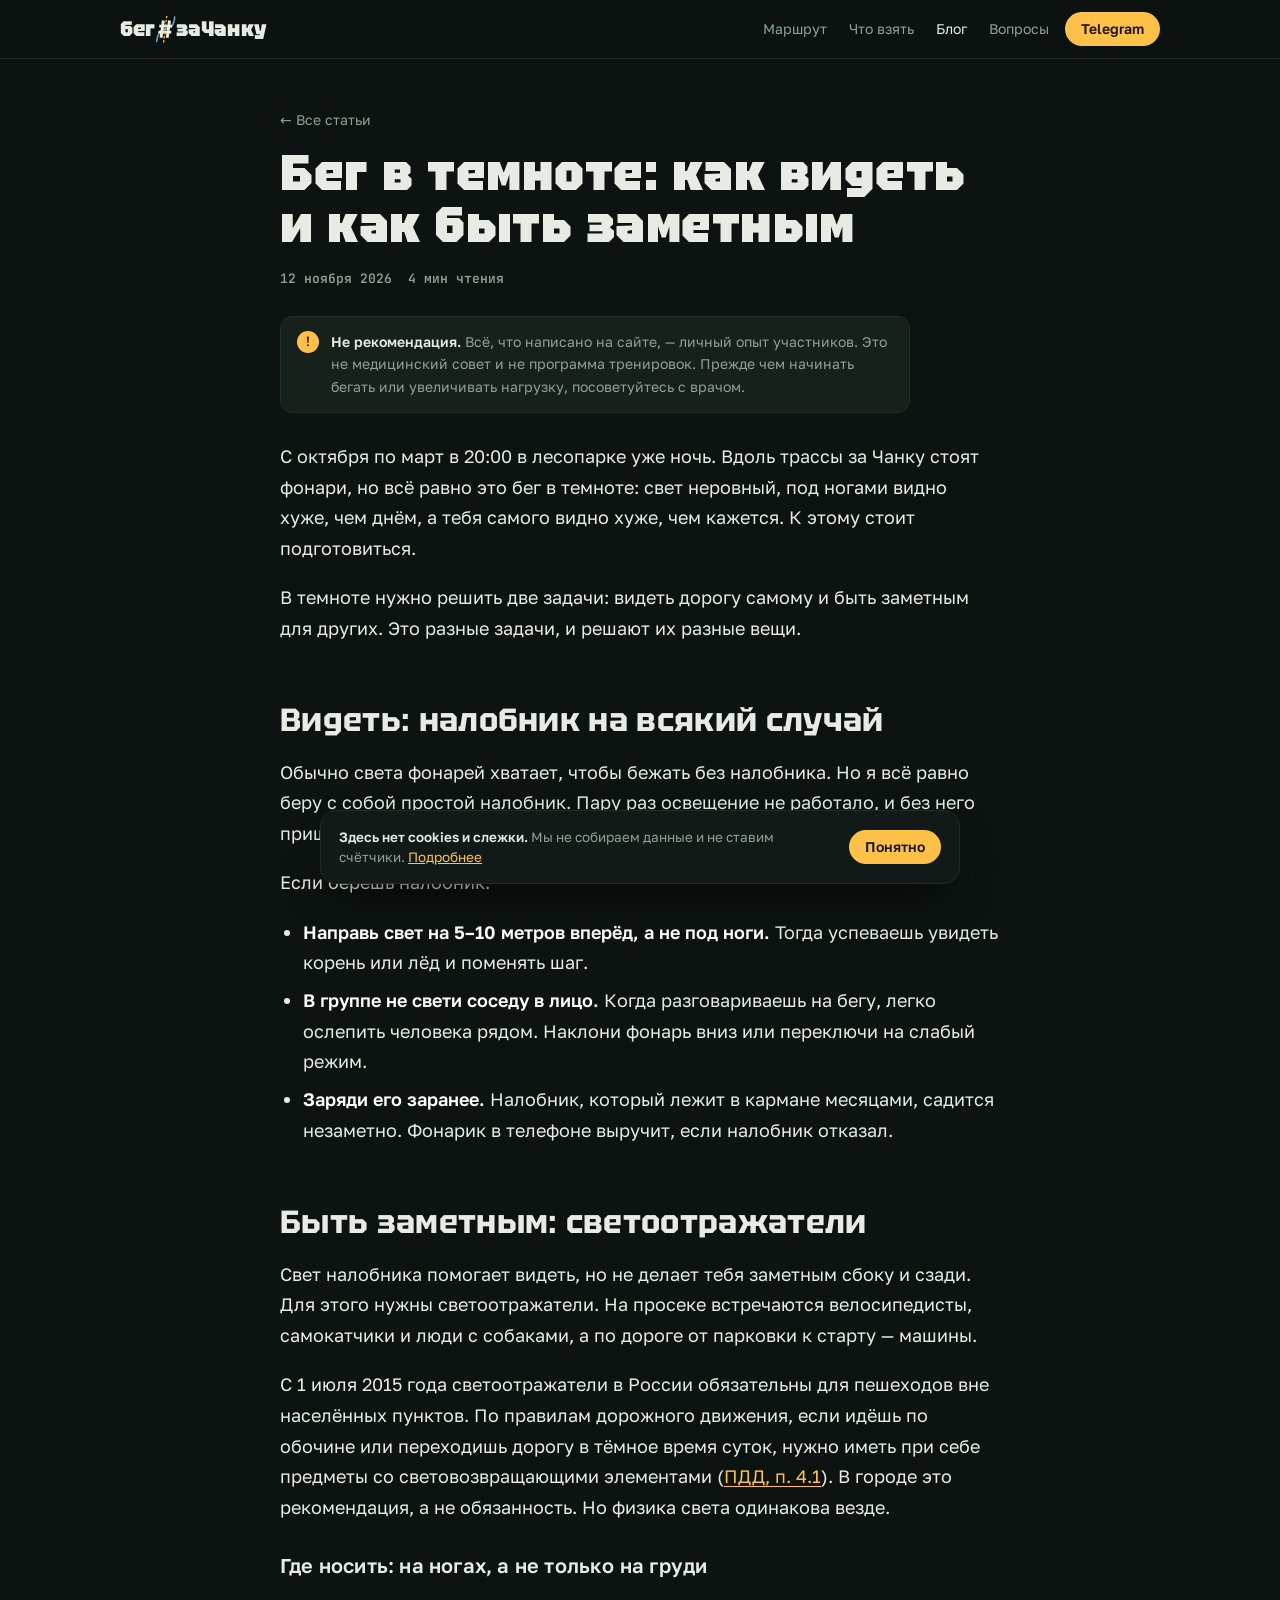
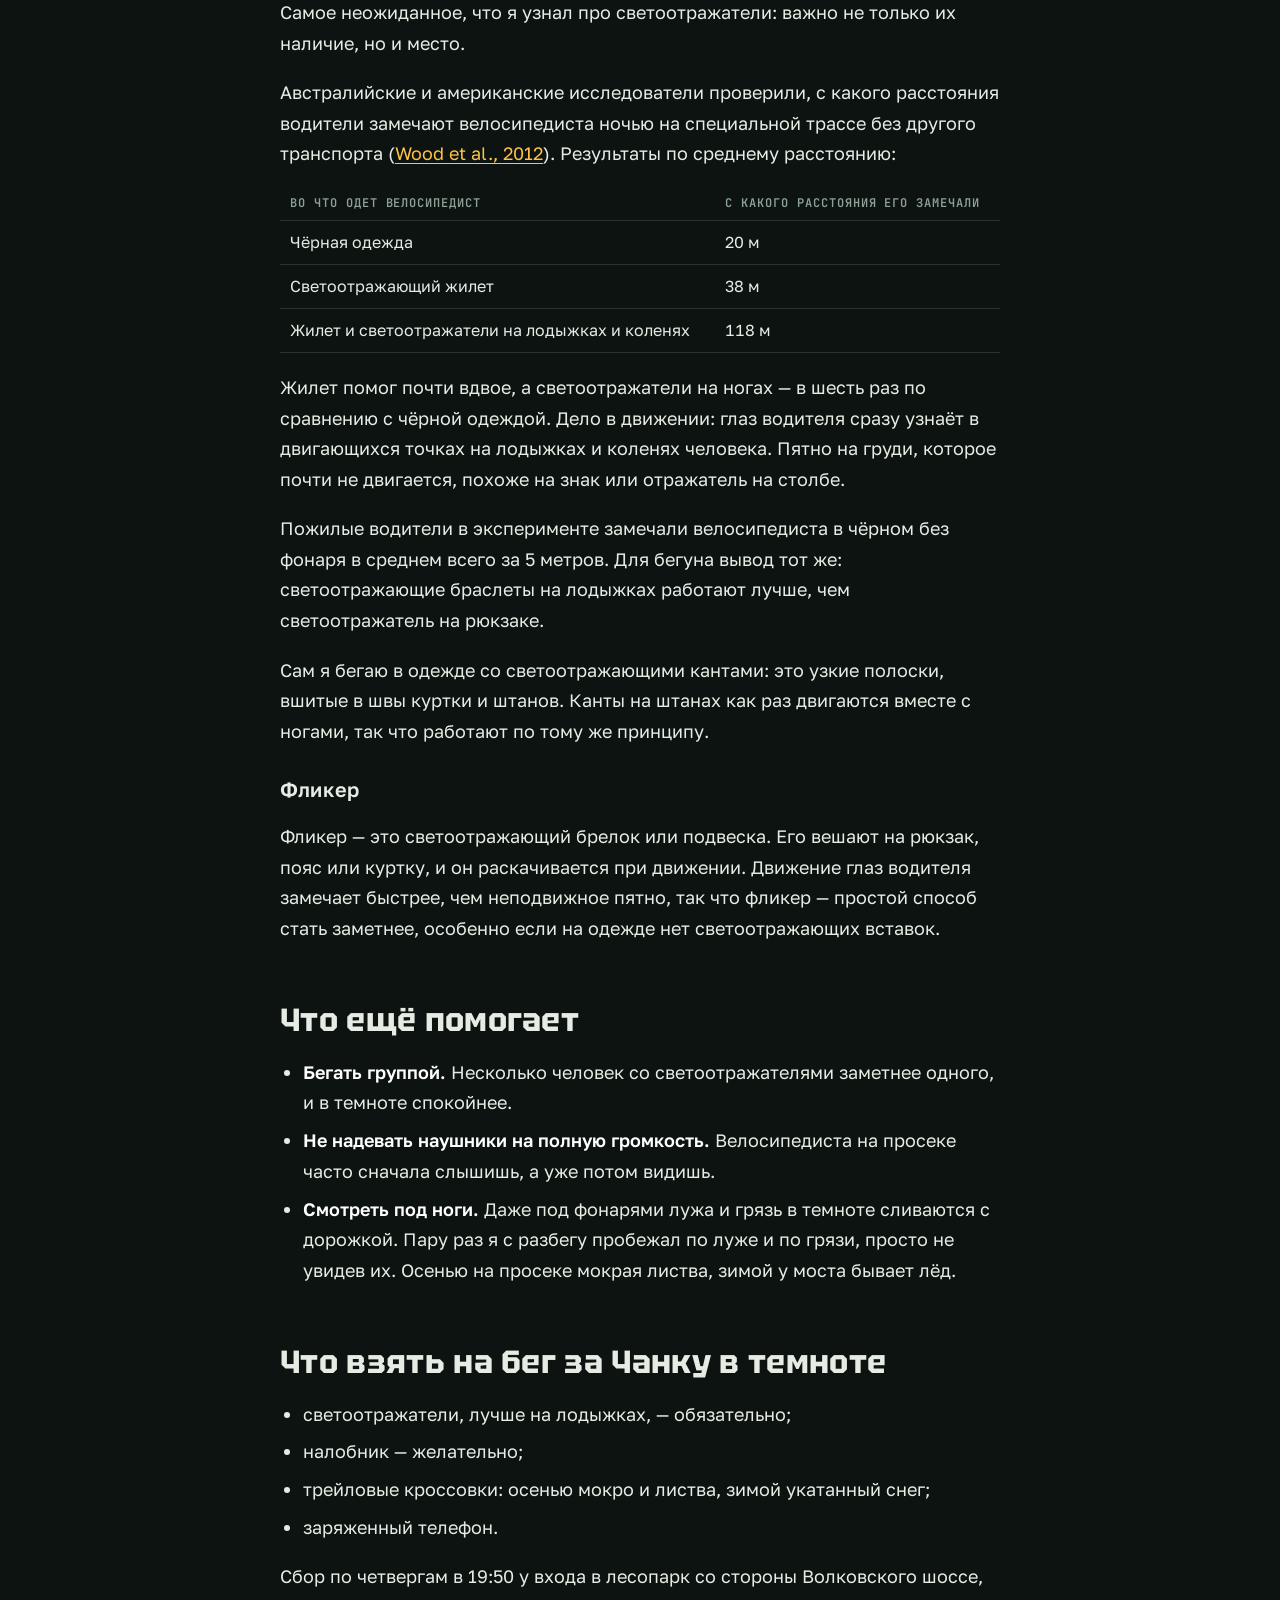
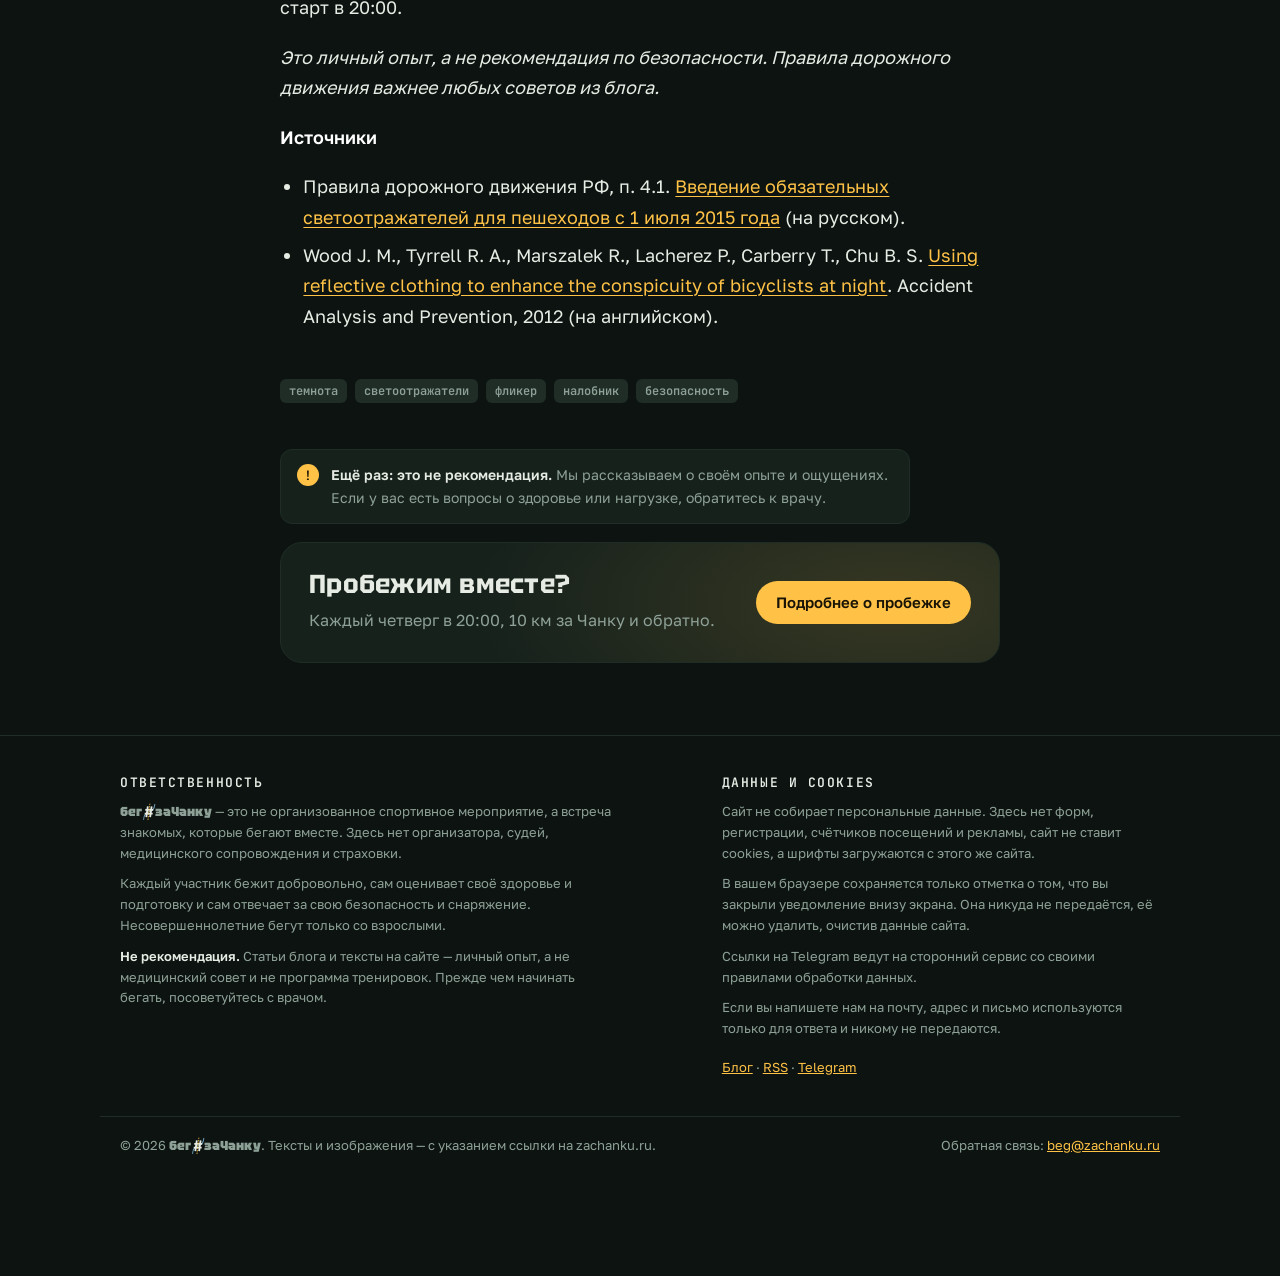
<file: blog/beg-v-temnote/index.html>
<!doctype html>
<html lang="ru">
<head>
<meta charset="utf-8">
<meta name="viewport" content="width=device-width,initial-scale=1,viewport-fit=cover">
<title>Бег в темноте: как видеть и как быть заметным — бег#заЧанку</title>
<meta name="description" content="С октября по март мы бежим в темноте, под фонарями. Что помогает видеть дорогу, почему светоотражатели на лодыжках работают лучше жилета и что такое фликер. Личный опыт, не рекомендация.">
<link rel="canonical" href="https://zachanku.ru/blog/beg-v-temnote/">
<meta property="og:type" content="article">
<meta property="og:site_name" content="бег#заЧанку">
<meta property="og:title" content="Бег в темноте: как видеть и как быть заметным — бег#заЧанку">
<meta property="og:description" content="С октября по март мы бежим в темноте, под фонарями. Что помогает видеть дорогу, почему светоотражатели на лодыжках работают лучше жилета и что такое фликер. Личный опыт, не рекомендация.">
<meta property="og:url" content="https://zachanku.ru/blog/beg-v-temnote/">
<meta property="og:image" content="https://zachanku.ru/og.png">
<meta property="og:image:width" content="1200"><meta property="og:image:height" content="630">
<meta property="og:locale" content="ru_RU">
<meta name="twitter:card" content="summary_large_image">
<meta name="theme-color" content="#0C1310">
<link rel="icon" href="../../favicon.svg" type="image/svg+xml">
<link rel="alternate" type="application/rss+xml" title="бег#заЧанку — блог" href="https://zachanku.ru/feed.xml">
<link rel="preload" href="../../fonts/tektur-cyrillic-900-normal.woff2" as="font" type="font/woff2" crossorigin>
<link rel="stylesheet" href="../../style.css?v=1238d5d7">
<meta name="yandex-verification" content="72e56fcfef06c54b">
<meta name="google-site-verification" content="7t0e0xvKWA3IDsHYtp95SX0_wBRu3m_1XC_fYd778r8">
<script type="application/ld+json">{"@context": "https://schema.org", "@type": "BlogPosting", "headline": "Бег в темноте: как видеть и как быть заметным", "description": "С октября по март мы бежим в темноте, под фонарями. Что помогает видеть дорогу, почему светоотражатели на лодыжках работают лучше жилета и что такое фликер. Личный опыт, не рекомендация.", "datePublished": "2026-11-12", "dateModified": "2026-11-12", "inLanguage": "ru", "author": {"@type": "Organization", "name": "бег#заЧанку", "url": "https://zachanku.ru/"}, "publisher": {"@type": "Organization", "name": "бег#заЧанку", "url": "https://zachanku.ru/"}, "mainEntityOfPage": "https://zachanku.ru/blog/beg-v-temnote/", "image": "https://zachanku.ru/og.png", "keywords": "темнота, светоотражатели, фликер, налобник, безопасность"}</script>
</head>
<body>
<header class="top">
  <div class="wrap">
    <a class="logo" href="../../" title="На главную"><span class="wm" aria-label="бег#заЧанку"><span aria-hidden="true">бег</span><svg class="m" xmlns="http://www.w3.org/2000/svg" viewBox="110 120 560 680" aria-hidden="true" focusable="false"><path d="M175 765 C188 640 242 482 390 456 C545 430 608 352 626 158" fill="none" stroke="#6E9BB5" stroke-width="41" stroke-linecap="round"/><g stroke="#E6ECE4" stroke-width="72"><line x1="343" y1="240" x2="285" y2="672"/><line x1="497" y1="240" x2="439" y2="672"/></g><g stroke="#E6ECE4" stroke-width="70"><line x1="241" y1="380" x2="561" y2="380"/><line x1="220" y1="532" x2="540" y2="532"/></g><line x1="428.7" y1="120" x2="348.5" y2="800" stroke="#FFC247" stroke-width="32" stroke-dasharray="64 38"/></svg><span aria-hidden="true">заЧанку</span></span></a>
    <nav class="nav" aria-label="Основное меню">
      <a class="l" href="../../#route">Маршрут</a>
      <a class="l" href="../../#kit">Что взять</a>
      <a class="l" href="../../blog/" aria-current="page">Блог</a>
      <a class="l" href="../../#faq">Вопросы</a>
    </nav>
    <a class="btn sm tg-top" href="https://t.me/zachanku" target="_blank" rel="noopener">Telegram</a>
  </div>
</header>
<main>
  <article class="article">
    <div class="wrap">
      <p style="margin:40px 0 0"><a class="back" href="../../blog/">← Все статьи</a></p>
      <h1>Бег в темноте: как видеть и как быть заметным</h1>
      <div class="byline"><span>12 ноября 2026</span><span>4 мин чтения</span></div>
      <div class="disclaimer"><p><b>Не рекомендация.</b> Всё, что написано на сайте, — личный опыт участников. Это не медицинский совет и не программа тренировок. Прежде чем начинать бегать или увеличивать нагрузку, посоветуйтесь с врачом.</p></div>
      <div class="prose">
<p>С октября по март в 20:00 в лесопарке уже ночь. Вдоль трассы за Чанку стоят фонари, но всё равно это бег в темноте: свет неровный, под ногами видно хуже, чем днём, а тебя самого видно хуже, чем кажется. К этому стоит подготовиться.</p>
<p>В темноте нужно решить две задачи: видеть дорогу самому и быть заметным для других. Это разные задачи, и решают их разные вещи.</p>
<h2>Видеть: налобник на всякий случай</h2>
<p>Обычно света фонарей хватает, чтобы бежать без налобника. Но я всё равно беру с собой простой налобник. Пару раз освещение не работало, и без него пришлось бы бежать вслепую.</p>
<p>Если берёшь налобник:</p>
<ul>
<li><strong>Направь свет на 5–10 метров вперёд, а не под ноги.</strong> Тогда успеваешь увидеть корень или лёд и поменять шаг.</li>
<li><strong>В группе не свети соседу в лицо.</strong> Когда разговариваешь на бегу, легко ослепить человека рядом. Наклони фонарь вниз или переключи на слабый режим.</li>
<li><strong>Заряди его заранее.</strong> Налобник, который лежит в кармане месяцами, садится незаметно. Фонарик в телефоне выручит, если налобник отказал.</li>
</ul>
<h2>Быть заметным: светоотражатели</h2>
<p>Свет налобника помогает видеть, но не делает тебя заметным сбоку и сзади. Для этого нужны светоотражатели. На просеке встречаются велосипедисты, самокатчики и люди с собаками, а по дороге от парковки к старту — машины.</p>
<p>С 1 июля 2015 года светоотражатели в России обязательны для пешеходов вне населённых пунктов. По правилам дорожного движения, если идёшь по обочине или переходишь дорогу в тёмное время суток, нужно иметь при себе предметы со световозвращающими элементами (<a href="https://pddmaster.ru/documentsnews/vvedenie-obyazatelnyh-svetootrazhatelei-dlya-peshehodov-s-1-iyulya-2015-goda.html">ПДД, п. 4.1</a>). В городе это рекомендация, а не обязанность. Но физика света одинакова везде.</p>
<h3>Где носить: на ногах, а не только на груди</h3>
<p>Самое неожиданное, что я узнал про светоотражатели: важно не только их наличие, но и место.</p>
<p>Австралийские и американские исследователи проверили, с какого расстояния водители замечают велосипедиста ночью на специальной трассе без другого транспорта (<a href="https://www.sciencedirect.com/science/article/abs/pii/S0001457511002752">Wood et al., 2012</a>). Результаты по среднему расстоянию:</p>
<div class="table-wrap">
<table>
<thead>
<tr>
<th>Во что одет велосипедист</th>
<th>С какого расстояния его замечали</th>
</tr>
</thead>
<tbody>
<tr>
<td>Чёрная одежда</td>
<td>20 м</td>
</tr>
<tr>
<td>Светоотражающий жилет</td>
<td>38 м</td>
</tr>
<tr>
<td>Жилет и светоотражатели на лодыжках и коленях</td>
<td>118 м</td>
</tr>
</tbody>
</table>
</div>
<p>Жилет помог почти вдвое, а светоотражатели на ногах — в шесть раз по сравнению с чёрной одеждой. Дело в движении: глаз водителя сразу узнаёт в двигающихся точках на лодыжках и коленях человека. Пятно на груди, которое почти не двигается, похоже на знак или отражатель на столбе.</p>
<p>Пожилые водители в эксперименте замечали велосипедиста в чёрном без фонаря в среднем всего за 5 метров. Для бегуна вывод тот же: светоотражающие браслеты на лодыжках работают лучше, чем светоотражатель на рюкзаке.</p>
<p>Сам я бегаю в одежде со светоотражающими кантами: это узкие полоски, вшитые в швы куртки и штанов. Канты на штанах как раз двигаются вместе с ногами, так что работают по тому же принципу.</p>
<h3>Фликер</h3>
<p>Фликер — это светоотражающий брелок или подвеска. Его вешают на рюкзак, пояс или куртку, и он раскачивается при движении. Движение глаз водителя замечает быстрее, чем неподвижное пятно, так что фликер — простой способ стать заметнее, особенно если на одежде нет светоотражающих вставок.</p>
<h2>Что ещё помогает</h2>
<ul>
<li><strong>Бегать группой.</strong> Несколько человек со светоотражателями заметнее одного, и в темноте спокойнее.</li>
<li><strong>Не надевать наушники на полную громкость.</strong> Велосипедиста на просеке часто сначала слышишь, а уже потом видишь.</li>
<li><strong>Смотреть под ноги.</strong> Даже под фонарями лужа и грязь в темноте сливаются с дорожкой. Пару раз я с разбегу пробежал по луже и по грязи, просто не увидев их. Осенью на просеке мокрая листва, зимой у моста бывает лёд.</li>
</ul>
<h2>Что взять на бег за Чанку в темноте</h2>
<ul>
<li>светоотражатели, лучше на лодыжках, — обязательно;</li>
<li>налобник — желательно;</li>
<li>трейловые кроссовки: осенью мокро и листва, зимой укатанный снег;</li>
<li>заряженный телефон.</li>
</ul>
<p>Сбор по четвергам в 19:50 у входа в лесопарк со стороны Волковского шоссе, старт в 20:00.</p>
<p><em>Это личный опыт, а не рекомендация по безопасности. Правила дорожного движения важнее любых советов из блога.</em></p>
<p><strong>Источники</strong></p>
<ul>
<li>Правила дорожного движения РФ, п. 4.1. <a href="https://pddmaster.ru/documentsnews/vvedenie-obyazatelnyh-svetootrazhatelei-dlya-peshehodov-s-1-iyulya-2015-goda.html">Введение обязательных светоотражателей для пешеходов с 1 июля 2015 года</a> (на русском).</li>
<li>Wood J. M., Tyrrell R. A., Marszalek R., Lacherez P., Carberry T., Chu B. S. <a href="https://www.sciencedirect.com/science/article/abs/pii/S0001457511002752">Using reflective clothing to enhance the conspicuity of bicyclists at night</a>. Accident Analysis and Prevention, 2012 (на английском).</li>
</ul>
      </div>
      <div class="article-end">
        <div class="tags"><span>темнота</span><span>светоотражатели</span><span>фликер</span><span>налобник</span><span>безопасность</span></div>
        <div class="disclaimer"><p><b>Ещё раз: это не рекомендация.</b> Мы рассказываем о своём опыте и ощущениях. Если у вас есть вопросы о здоровье или нагрузке, обратитесь к врачу.</p></div>
        <div class="join" style="padding:28px">
          <div><h2 style="font-size:26px">Пробежим вместе?</h2><p>Каждый четверг в 20:00, 10 км за Чанку и обратно.</p></div>
          <a class="btn" href="../../">Подробнее о пробежке</a>
        </div>
      </div>
    </div>
  </article>
</main>
<footer>
  <div class="wrap cols">
    <div>
      <h3>Ответственность</h3>
      <p><span class="wm" aria-label="бег#заЧанку"><span aria-hidden="true">бег</span><svg class="m" xmlns="http://www.w3.org/2000/svg" viewBox="110 120 560 680" aria-hidden="true" focusable="false"><path d="M175 765 C188 640 242 482 390 456 C545 430 608 352 626 158" fill="none" stroke="#6E9BB5" stroke-width="41" stroke-linecap="round"/><g stroke="#E6ECE4" stroke-width="72"><line x1="343" y1="240" x2="285" y2="672"/><line x1="497" y1="240" x2="439" y2="672"/></g><g stroke="#E6ECE4" stroke-width="70"><line x1="241" y1="380" x2="561" y2="380"/><line x1="220" y1="532" x2="540" y2="532"/></g><line x1="428.7" y1="120" x2="348.5" y2="800" stroke="#FFC247" stroke-width="32" stroke-dasharray="64 38"/></svg><span aria-hidden="true">заЧанку</span></span> — это не организованное спортивное мероприятие, а встреча знакомых, которые бегают вместе. Здесь нет организатора, судей, медицинского сопровождения и страховки.</p>
      <p>Каждый участник бежит добровольно, сам оценивает своё здоровье и подготовку и сам отвечает за свою безопасность и снаряжение. Несовершеннолетние бегут только со взрослыми.</p>
      <p><b style="color:var(--pine)">Не рекомендация.</b> Статьи блога и тексты на сайте — личный опыт, а не медицинский совет и не программа тренировок. Прежде чем начинать бегать, посоветуйтесь с врачом.</p>
    </div>
    <div id="privacy">
      <h3>Данные и cookies</h3>
      <p>Сайт не собирает персональные данные. Здесь нет форм, регистрации, счётчиков посещений и рекламы, сайт не ставит cookies, а шрифты загружаются с этого же сайта.</p>
      <p>В вашем браузере сохраняется только отметка о том, что вы закрыли уведомление внизу экрана. Она никуда не передаётся, её можно удалить, очистив данные сайта.</p>
      <p>Ссылки на Telegram ведут на сторонний сервис со своими правилами обработки данных.</p>
      <p>Если вы напишете нам на почту, адрес и письмо используются только для ответа и никому не передаются.</p>
      <p style="margin-top:18px"><a href="../../blog/">Блог</a> · <a href="https://zachanku.ru/feed.xml">RSS</a> · <a href="https://t.me/zachanku" target="_blank" rel="noopener">Telegram</a></p>
    </div>
  </div>
  <div class="wrap foot-bottom">
    <span>© 2026 <span class="wm" aria-label="бег#заЧанку"><span aria-hidden="true">бег</span><svg class="m" xmlns="http://www.w3.org/2000/svg" viewBox="110 120 560 680" aria-hidden="true" focusable="false"><path d="M175 765 C188 640 242 482 390 456 C545 430 608 352 626 158" fill="none" stroke="#6E9BB5" stroke-width="41" stroke-linecap="round"/><g stroke="#E6ECE4" stroke-width="72"><line x1="343" y1="240" x2="285" y2="672"/><line x1="497" y1="240" x2="439" y2="672"/></g><g stroke="#E6ECE4" stroke-width="70"><line x1="241" y1="380" x2="561" y2="380"/><line x1="220" y1="532" x2="540" y2="532"/></g><line x1="428.7" y1="120" x2="348.5" y2="800" stroke="#FFC247" stroke-width="32" stroke-dasharray="64 38"/></svg><span aria-hidden="true">заЧанку</span></span>. Тексты и изображения — с указанием ссылки на zachanku.ru.</span>
    <span>Обратная связь: <a href="mailto:beg@zachanku.ru">beg@zachanku.ru</a></span>
  </div>
</footer>
<div class="notice" id="notice" role="region" aria-label="Уведомление о данных" hidden>
  <p><b>Здесь нет cookies и слежки.</b> Мы не собираем данные и не ставим счётчики. <a href="#privacy">Подробнее</a></p>
  <button class="btn sm" id="noticeOk" type="button">Понятно</button>
</div>
<script src="../../main.js?v=bcca39fd" defer></script>
</body>
</html>
</file>
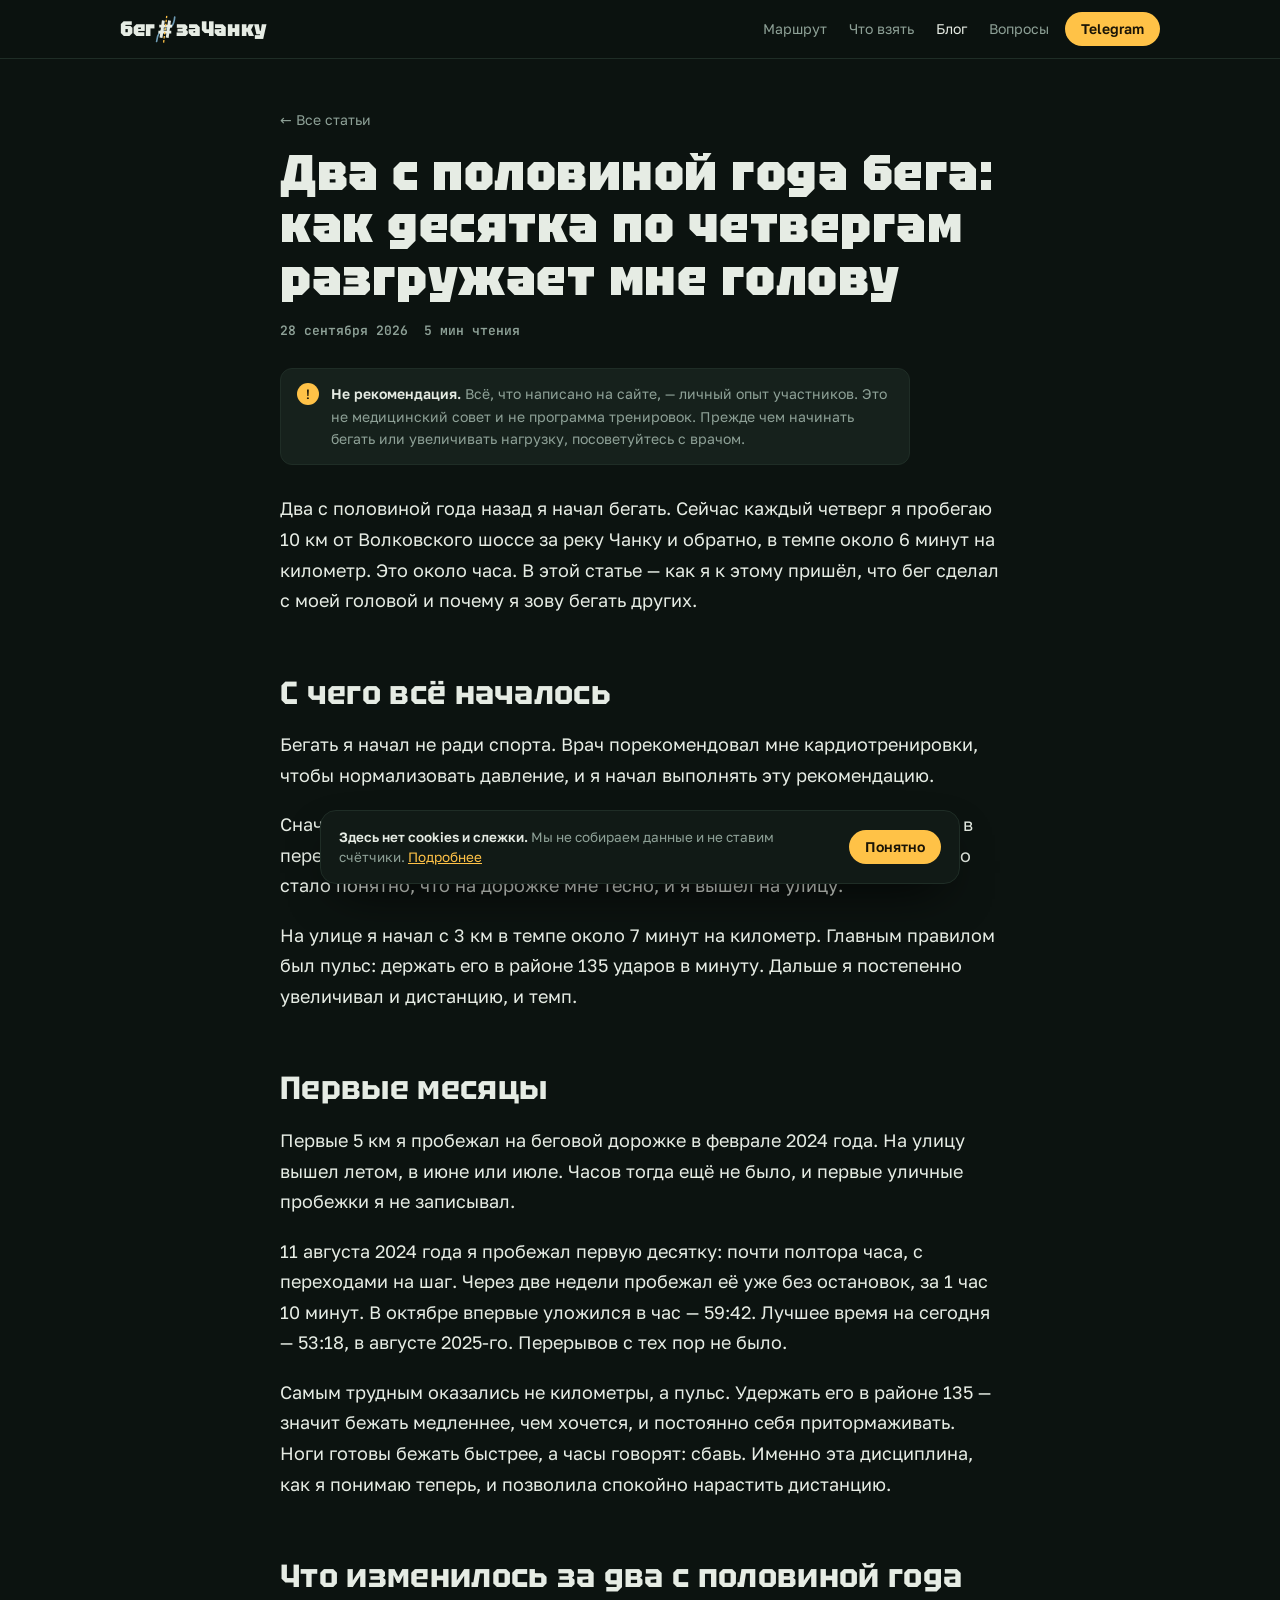
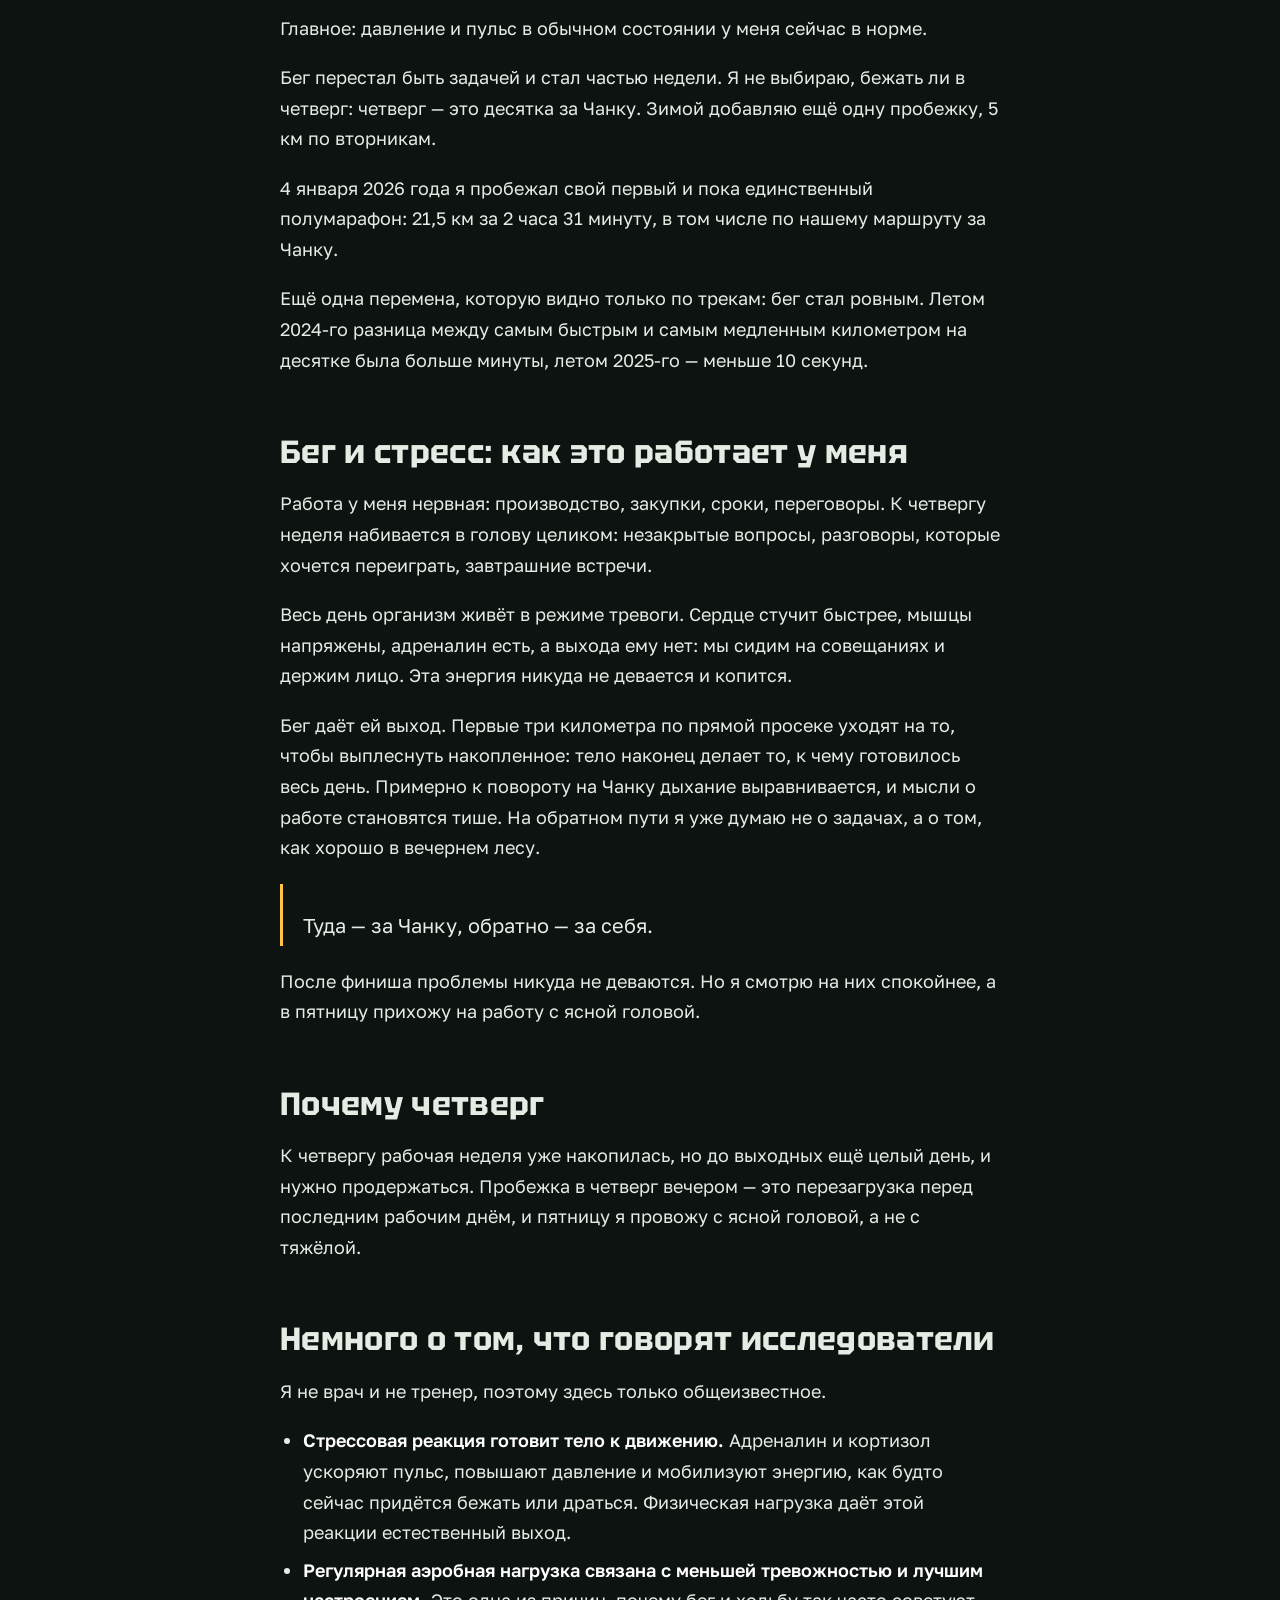
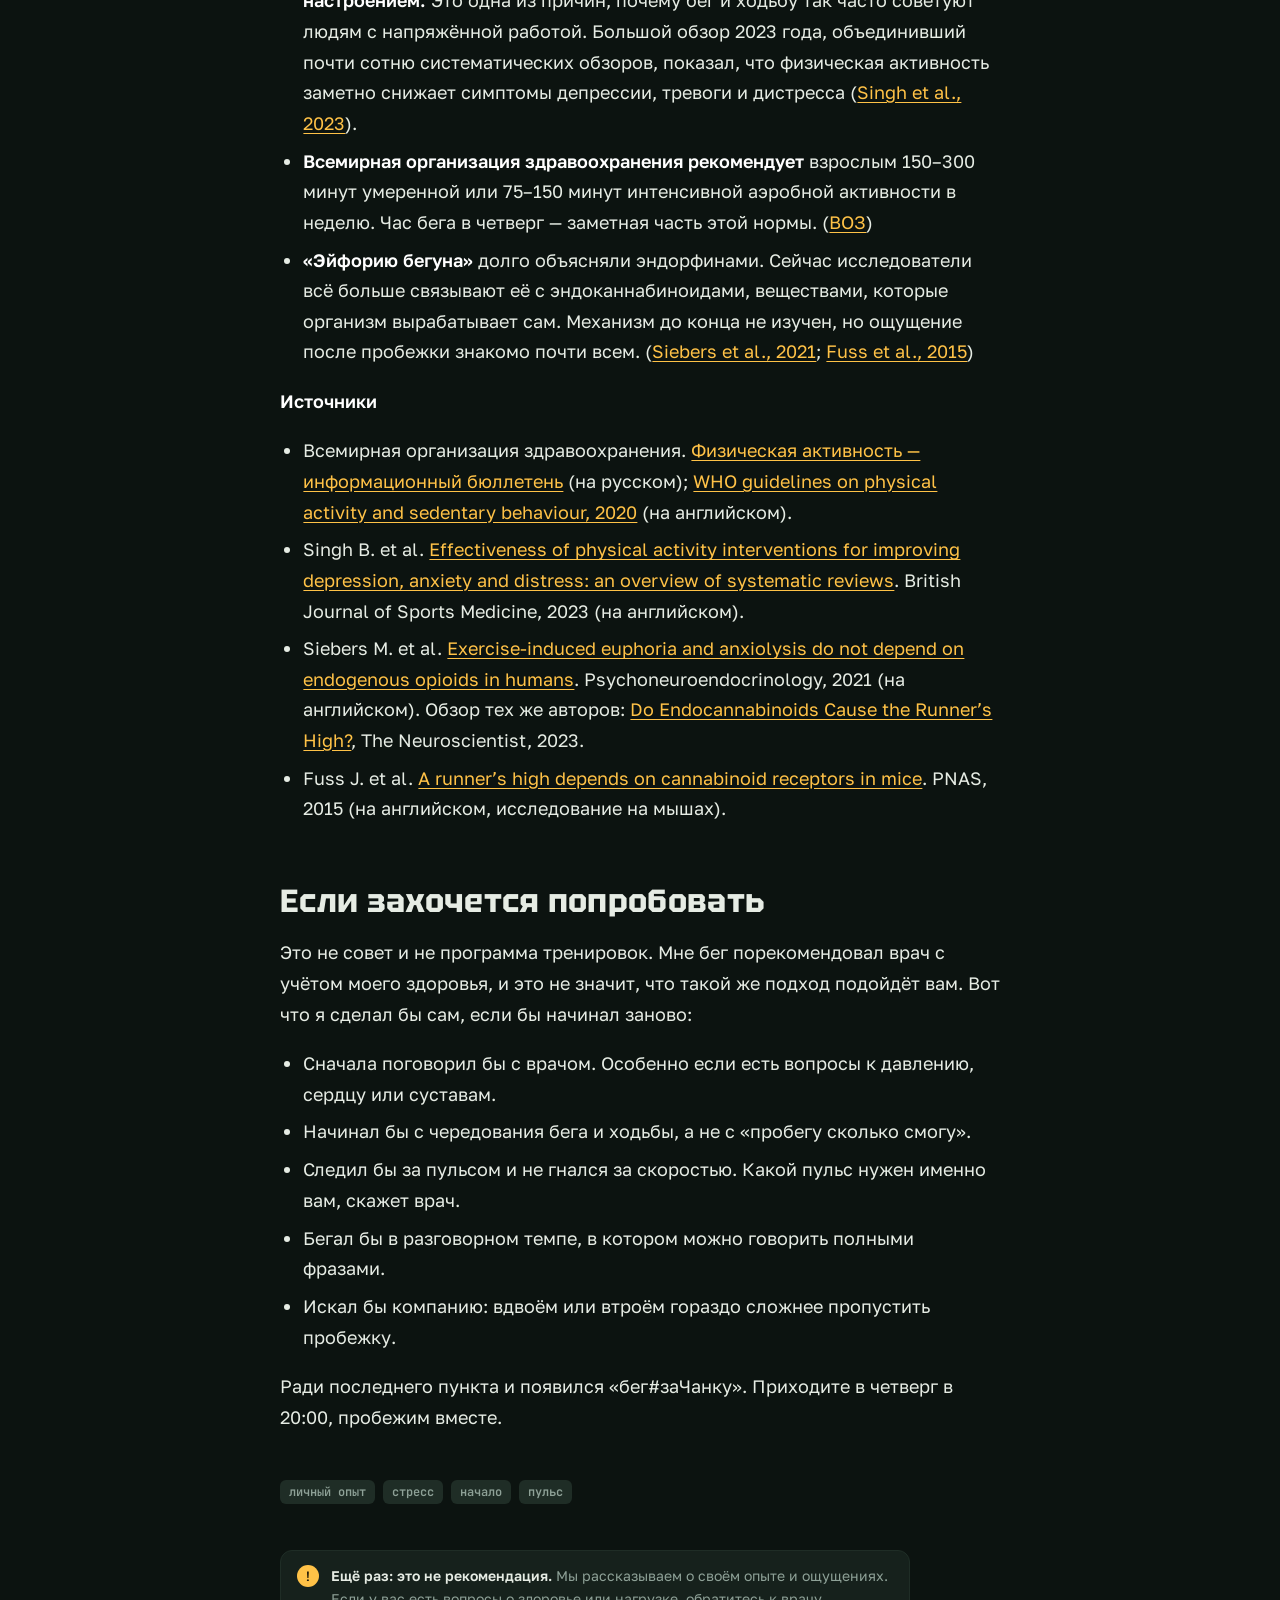
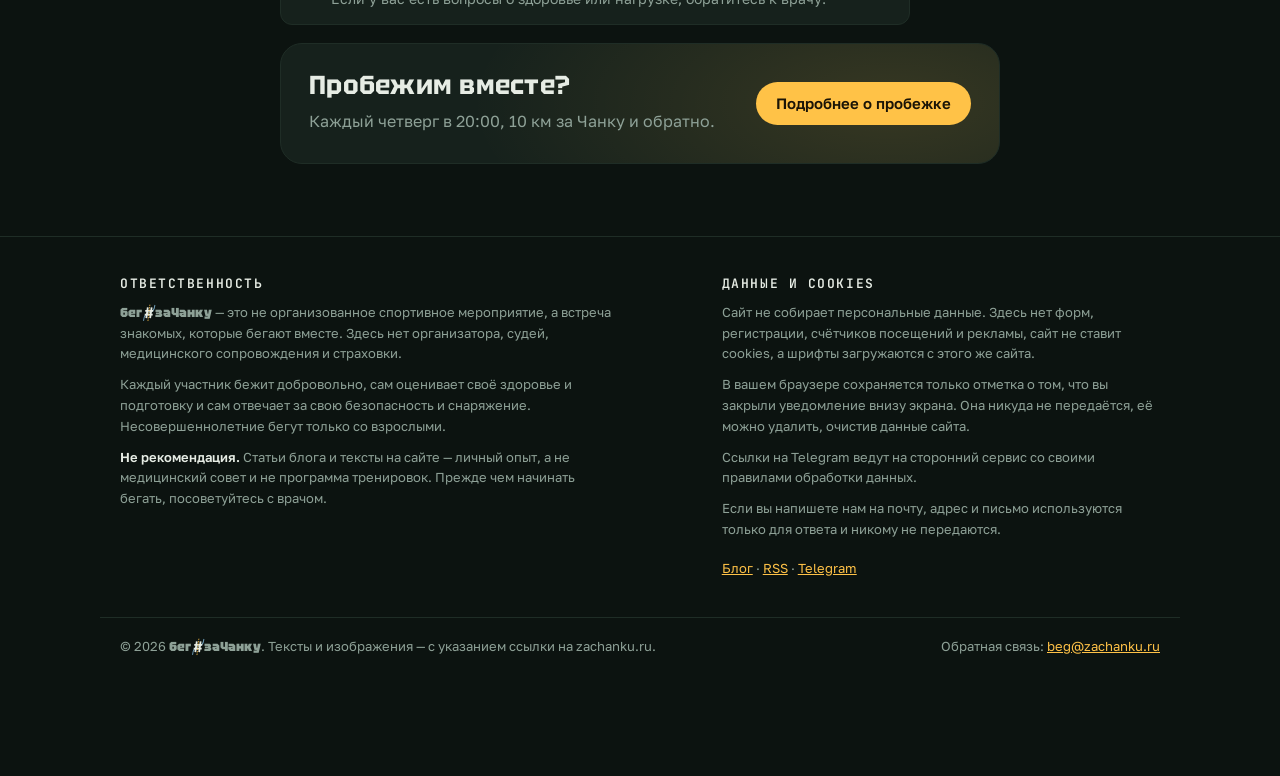
<file: blog/dva-s-polovinoy-goda-bega/index.html>
<!doctype html>
<html lang="ru">
<head>
<meta charset="utf-8">
<meta name="viewport" content="width=device-width,initial-scale=1,viewport-fit=cover">
<title>Два с половиной года бега: как десятка по четвергам разгружает мне голову — бег#заЧанку</title>
<meta name="description" content="Личная история: как я начал бегать по рекомендации врача, от беговой дорожки до 10 км по лесу, и почему после пробежки уходят стресс и лишний адреналин. Личный опыт, не рекомендация.">
<link rel="canonical" href="https://zachanku.ru/blog/dva-s-polovinoy-goda-bega/">
<meta property="og:type" content="article">
<meta property="og:site_name" content="бег#заЧанку">
<meta property="og:title" content="Два с половиной года бега: как десятка по четвергам разгружает мне голову — бег#заЧанку">
<meta property="og:description" content="Личная история: как я начал бегать по рекомендации врача, от беговой дорожки до 10 км по лесу, и почему после пробежки уходят стресс и лишний адреналин. Личный опыт, не рекомендация.">
<meta property="og:url" content="https://zachanku.ru/blog/dva-s-polovinoy-goda-bega/">
<meta property="og:image" content="https://zachanku.ru/og.png">
<meta property="og:image:width" content="1200"><meta property="og:image:height" content="630">
<meta property="og:locale" content="ru_RU">
<meta name="twitter:card" content="summary_large_image">
<meta name="theme-color" content="#0C1310">
<link rel="icon" href="../../favicon.svg" type="image/svg+xml">
<link rel="alternate" type="application/rss+xml" title="бег#заЧанку — блог" href="https://zachanku.ru/feed.xml">
<link rel="preload" href="../../fonts/tektur-cyrillic-900-normal.woff2" as="font" type="font/woff2" crossorigin>
<link rel="stylesheet" href="../../style.css?v=1238d5d7">
<meta name="yandex-verification" content="72e56fcfef06c54b">
<meta name="google-site-verification" content="7t0e0xvKWA3IDsHYtp95SX0_wBRu3m_1XC_fYd778r8">
<script type="application/ld+json">{"@context": "https://schema.org", "@type": "BlogPosting", "headline": "Два с половиной года бега: как десятка по четвергам разгружает мне голову", "description": "Личная история: как я начал бегать по рекомендации врача, от беговой дорожки до 10 км по лесу, и почему после пробежки уходят стресс и лишний адреналин. Личный опыт, не рекомендация.", "datePublished": "2026-09-28", "dateModified": "2026-09-28", "inLanguage": "ru", "author": {"@type": "Organization", "name": "бег#заЧанку", "url": "https://zachanku.ru/"}, "publisher": {"@type": "Organization", "name": "бег#заЧанку", "url": "https://zachanku.ru/"}, "mainEntityOfPage": "https://zachanku.ru/blog/dva-s-polovinoy-goda-bega/", "image": "https://zachanku.ru/og.png", "keywords": "личный опыт, стресс, начало, пульс"}</script>
</head>
<body>
<header class="top">
  <div class="wrap">
    <a class="logo" href="../../" title="На главную"><span class="wm" aria-label="бег#заЧанку"><span aria-hidden="true">бег</span><svg class="m" xmlns="http://www.w3.org/2000/svg" viewBox="110 120 560 680" aria-hidden="true" focusable="false"><path d="M175 765 C188 640 242 482 390 456 C545 430 608 352 626 158" fill="none" stroke="#6E9BB5" stroke-width="41" stroke-linecap="round"/><g stroke="#E6ECE4" stroke-width="72"><line x1="343" y1="240" x2="285" y2="672"/><line x1="497" y1="240" x2="439" y2="672"/></g><g stroke="#E6ECE4" stroke-width="70"><line x1="241" y1="380" x2="561" y2="380"/><line x1="220" y1="532" x2="540" y2="532"/></g><line x1="428.7" y1="120" x2="348.5" y2="800" stroke="#FFC247" stroke-width="32" stroke-dasharray="64 38"/></svg><span aria-hidden="true">заЧанку</span></span></a>
    <nav class="nav" aria-label="Основное меню">
      <a class="l" href="../../#route">Маршрут</a>
      <a class="l" href="../../#kit">Что взять</a>
      <a class="l" href="../../blog/" aria-current="page">Блог</a>
      <a class="l" href="../../#faq">Вопросы</a>
    </nav>
    <a class="btn sm tg-top" href="https://t.me/zachanku" target="_blank" rel="noopener">Telegram</a>
  </div>
</header>
<main>
  <article class="article">
    <div class="wrap">
      <p style="margin:40px 0 0"><a class="back" href="../../blog/">← Все статьи</a></p>
      <h1>Два с половиной года бега: как десятка по четвергам разгружает мне голову</h1>
      <div class="byline"><span>28 сентября 2026</span><span>5 мин чтения</span></div>
      <div class="disclaimer"><p><b>Не рекомендация.</b> Всё, что написано на сайте, — личный опыт участников. Это не медицинский совет и не программа тренировок. Прежде чем начинать бегать или увеличивать нагрузку, посоветуйтесь с врачом.</p></div>
      <div class="prose">
<p>Два с половиной года назад я начал бегать. Сейчас каждый четверг я пробегаю 10 км от Волковского шоссе за реку Чанку и обратно, в темпе около 6 минут на километр. Это около часа. В этой статье — как я к этому пришёл, что бег сделал с моей головой и почему я зову бегать других.</p>
<h2>С чего всё началось</h2>
<p>Бегать я начал не ради спорта. Врач порекомендовал мне кардиотренировки, чтобы нормализовать давление, и я начал выполнять эту рекомендацию.</p>
<p>Сначала была беговая дорожка. Я бегал разные дистанции — 1, 2, 3 и 5 км — в переменном темпе: чередовал бег с ходьбой, менял уклон. Довольно быстро стало понятно, что на дорожке мне тесно, и я вышел на улицу.</p>
<p>На улице я начал с 3 км в темпе около 7 минут на километр. Главным правилом был пульс: держать его в районе 135 ударов в минуту. Дальше я постепенно увеличивал и дистанцию, и темп.</p>
<h2>Первые месяцы</h2>
<p>Первые 5 км я пробежал на беговой дорожке в феврале 2024 года. На улицу вышел летом, в июне или июле. Часов тогда ещё не было, и первые уличные пробежки я не записывал.</p>
<p>11 августа 2024 года я пробежал первую десятку: почти полтора часа, с переходами на шаг. Через две недели пробежал её уже без остановок, за 1 час 10 минут. В октябре впервые уложился в час — 59:42. Лучшее время на сегодня — 53:18, в августе 2025-го. Перерывов с тех пор не было.</p>
<p>Самым трудным оказались не километры, а пульс. Удержать его в районе 135 — значит бежать медленнее, чем хочется, и постоянно себя притормаживать. Ноги готовы бежать быстрее, а часы говорят: сбавь. Именно эта дисциплина, как я понимаю теперь, и позволила спокойно нарастить дистанцию.</p>
<h2>Что изменилось за два с половиной года</h2>
<p>Главное: давление и пульс в обычном состоянии у меня сейчас в норме.</p>
<p>Бег перестал быть задачей и стал частью недели. Я не выбираю, бежать ли в четверг: четверг — это десятка за Чанку. Зимой добавляю ещё одну пробежку, 5 км по вторникам.</p>
<p>4 января 2026 года я пробежал свой первый и пока единственный полумарафон: 21,5 км за 2 часа 31 минуту, в том числе по нашему маршруту за Чанку.</p>
<p>Ещё одна перемена, которую видно только по трекам: бег стал ровным. Летом 2024-го разница между самым быстрым и самым медленным километром на десятке была больше минуты, летом 2025-го — меньше 10 секунд.</p>
<h2>Бег и стресс: как это работает у меня</h2>
<p>Работа у меня нервная: производство, закупки, сроки, переговоры. К четвергу неделя набивается в голову целиком: незакрытые вопросы, разговоры, которые хочется переиграть, завтрашние встречи.</p>
<p>Весь день организм живёт в режиме тревоги. Сердце стучит быстрее, мышцы напряжены, адреналин есть, а выхода ему нет: мы сидим на совещаниях и держим лицо. Эта энергия никуда не девается и копится.</p>
<p>Бег даёт ей выход. Первые три километра по прямой просеке уходят на то, чтобы выплеснуть накопленное: тело наконец делает то, к чему готовилось весь день. Примерно к повороту на Чанку дыхание выравнивается, и мысли о работе становятся тише. На обратном пути я уже думаю не о задачах, а о том, как хорошо в вечернем лесу.</p>
<blockquote>
<p>Туда — за Чанку, обратно — за себя.</p>
</blockquote>
<p>После финиша проблемы никуда не деваются. Но я смотрю на них спокойнее, а в пятницу прихожу на работу с ясной головой.</p>
<h2>Почему четверг</h2>
<p>К четвергу рабочая неделя уже накопилась, но до выходных ещё целый день, и нужно продержаться. Пробежка в четверг вечером — это перезагрузка перед последним рабочим днём, и пятницу я провожу с ясной головой, а не с тяжёлой.</p>
<h2>Немного о том, что говорят исследователи</h2>
<p>Я не врач и не тренер, поэтому здесь только общеизвестное.</p>
<ul>
<li><strong>Стрессовая реакция готовит тело к движению.</strong> Адреналин и кортизол ускоряют пульс, повышают давление и мобилизуют энергию, как будто сейчас придётся бежать или драться. Физическая нагрузка даёт этой реакции естественный выход.</li>
<li><strong>Регулярная аэробная нагрузка связана с меньшей тревожностью и лучшим настроением.</strong> Это одна из причин, почему бег и ходьбу так часто советуют людям с напряжённой работой. Большой обзор 2023 года, объединивший почти сотню систематических обзоров, показал, что физическая активность заметно снижает симптомы депрессии, тревоги и дистресса (<a href="https://doi.org/10.1136/bjsports-2022-106195">Singh et al., 2023</a>).</li>
<li><strong>Всемирная организация здравоохранения рекомендует</strong> взрослым 150–300 минут умеренной или 75–150 минут интенсивной аэробной активности в неделю. Час бега в четверг — заметная часть этой нормы. (<a href="https://www.who.int/ru/news-room/fact-sheets/detail/physical-activity">ВОЗ</a>)</li>
<li><strong>«Эйфорию бегуна»</strong> долго объясняли эндорфинами. Сейчас исследователи всё больше связывают её с эндоканнабиноидами, веществами, которые организм вырабатывает сам. Механизм до конца не изучен, но ощущение после пробежки знакомо почти всем. (<a href="https://pubmed.ncbi.nlm.nih.gov/33582575/">Siebers et al., 2021</a>; <a href="https://www.pnas.org/doi/10.1073/pnas.1514996112">Fuss et al., 2015</a>)</li>
</ul>
<p><strong>Источники</strong></p>
<ul>
<li>Всемирная организация здравоохранения. <a href="https://www.who.int/ru/news-room/fact-sheets/detail/physical-activity">Физическая активность — информационный бюллетень</a> (на русском); <a href="https://www.who.int/publications/i/item/9789240015128">WHO guidelines on physical activity and sedentary behaviour, 2020</a> (на английском).</li>
<li>Singh B. et al. <a href="https://doi.org/10.1136/bjsports-2022-106195">Effectiveness of physical activity interventions for improving depression, anxiety and distress: an overview of systematic reviews</a>. British Journal of Sports Medicine, 2023 (на английском).</li>
<li>Siebers M. et al. <a href="https://pubmed.ncbi.nlm.nih.gov/33582575/">Exercise-induced euphoria and anxiolysis do not depend on endogenous opioids in humans</a>. Psychoneuroendocrinology, 2021 (на английском). Обзор тех же авторов: <a href="https://journals.sagepub.com/doi/full/10.1177/10738584211069981">Do Endocannabinoids Cause the Runner’s High?</a>, The Neuroscientist, 2023.</li>
<li>Fuss J. et al. <a href="https://www.pnas.org/doi/10.1073/pnas.1514996112">A runner’s high depends on cannabinoid receptors in mice</a>. PNAS, 2015 (на английском, исследование на мышах).</li>
</ul>
<h2>Если захочется попробовать</h2>
<p>Это не совет и не программа тренировок. Мне бег порекомендовал врач с учётом моего здоровья, и это не значит, что такой же подход подойдёт вам. Вот что я сделал бы сам, если бы начинал заново:</p>
<ul>
<li>Сначала поговорил бы с врачом. Особенно если есть вопросы к давлению, сердцу или суставам.</li>
<li>Начинал бы с чередования бега и ходьбы, а не с «пробегу сколько смогу».</li>
<li>Следил бы за пульсом и не гнался за скоростью. Какой пульс нужен именно вам, скажет врач.</li>
<li>Бегал бы в разговорном темпе, в котором можно говорить полными фразами.</li>
<li>Искал бы компанию: вдвоём или втроём гораздо сложнее пропустить пробежку.</li>
</ul>
<p>Ради последнего пункта и появился «бег#заЧанку». Приходите в четверг в 20:00, пробежим вместе.</p>
      </div>
      <div class="article-end">
        <div class="tags"><span>личный опыт</span><span>стресс</span><span>начало</span><span>пульс</span></div>
        <div class="disclaimer"><p><b>Ещё раз: это не рекомендация.</b> Мы рассказываем о своём опыте и ощущениях. Если у вас есть вопросы о здоровье или нагрузке, обратитесь к врачу.</p></div>
        <div class="join" style="padding:28px">
          <div><h2 style="font-size:26px">Пробежим вместе?</h2><p>Каждый четверг в 20:00, 10 км за Чанку и обратно.</p></div>
          <a class="btn" href="../../">Подробнее о пробежке</a>
        </div>
      </div>
    </div>
  </article>
</main>
<footer>
  <div class="wrap cols">
    <div>
      <h3>Ответственность</h3>
      <p><span class="wm" aria-label="бег#заЧанку"><span aria-hidden="true">бег</span><svg class="m" xmlns="http://www.w3.org/2000/svg" viewBox="110 120 560 680" aria-hidden="true" focusable="false"><path d="M175 765 C188 640 242 482 390 456 C545 430 608 352 626 158" fill="none" stroke="#6E9BB5" stroke-width="41" stroke-linecap="round"/><g stroke="#E6ECE4" stroke-width="72"><line x1="343" y1="240" x2="285" y2="672"/><line x1="497" y1="240" x2="439" y2="672"/></g><g stroke="#E6ECE4" stroke-width="70"><line x1="241" y1="380" x2="561" y2="380"/><line x1="220" y1="532" x2="540" y2="532"/></g><line x1="428.7" y1="120" x2="348.5" y2="800" stroke="#FFC247" stroke-width="32" stroke-dasharray="64 38"/></svg><span aria-hidden="true">заЧанку</span></span> — это не организованное спортивное мероприятие, а встреча знакомых, которые бегают вместе. Здесь нет организатора, судей, медицинского сопровождения и страховки.</p>
      <p>Каждый участник бежит добровольно, сам оценивает своё здоровье и подготовку и сам отвечает за свою безопасность и снаряжение. Несовершеннолетние бегут только со взрослыми.</p>
      <p><b style="color:var(--pine)">Не рекомендация.</b> Статьи блога и тексты на сайте — личный опыт, а не медицинский совет и не программа тренировок. Прежде чем начинать бегать, посоветуйтесь с врачом.</p>
    </div>
    <div id="privacy">
      <h3>Данные и cookies</h3>
      <p>Сайт не собирает персональные данные. Здесь нет форм, регистрации, счётчиков посещений и рекламы, сайт не ставит cookies, а шрифты загружаются с этого же сайта.</p>
      <p>В вашем браузере сохраняется только отметка о том, что вы закрыли уведомление внизу экрана. Она никуда не передаётся, её можно удалить, очистив данные сайта.</p>
      <p>Ссылки на Telegram ведут на сторонний сервис со своими правилами обработки данных.</p>
      <p>Если вы напишете нам на почту, адрес и письмо используются только для ответа и никому не передаются.</p>
      <p style="margin-top:18px"><a href="../../blog/">Блог</a> · <a href="https://zachanku.ru/feed.xml">RSS</a> · <a href="https://t.me/zachanku" target="_blank" rel="noopener">Telegram</a></p>
    </div>
  </div>
  <div class="wrap foot-bottom">
    <span>© 2026 <span class="wm" aria-label="бег#заЧанку"><span aria-hidden="true">бег</span><svg class="m" xmlns="http://www.w3.org/2000/svg" viewBox="110 120 560 680" aria-hidden="true" focusable="false"><path d="M175 765 C188 640 242 482 390 456 C545 430 608 352 626 158" fill="none" stroke="#6E9BB5" stroke-width="41" stroke-linecap="round"/><g stroke="#E6ECE4" stroke-width="72"><line x1="343" y1="240" x2="285" y2="672"/><line x1="497" y1="240" x2="439" y2="672"/></g><g stroke="#E6ECE4" stroke-width="70"><line x1="241" y1="380" x2="561" y2="380"/><line x1="220" y1="532" x2="540" y2="532"/></g><line x1="428.7" y1="120" x2="348.5" y2="800" stroke="#FFC247" stroke-width="32" stroke-dasharray="64 38"/></svg><span aria-hidden="true">заЧанку</span></span>. Тексты и изображения — с указанием ссылки на zachanku.ru.</span>
    <span>Обратная связь: <a href="mailto:beg@zachanku.ru">beg@zachanku.ru</a></span>
  </div>
</footer>
<div class="notice" id="notice" role="region" aria-label="Уведомление о данных" hidden>
  <p><b>Здесь нет cookies и слежки.</b> Мы не собираем данные и не ставим счётчики. <a href="#privacy">Подробнее</a></p>
  <button class="btn sm" id="noticeOk" type="button">Понятно</button>
</div>
<script src="../../main.js?v=bcca39fd" defer></script>
</body>
</html>
</file>
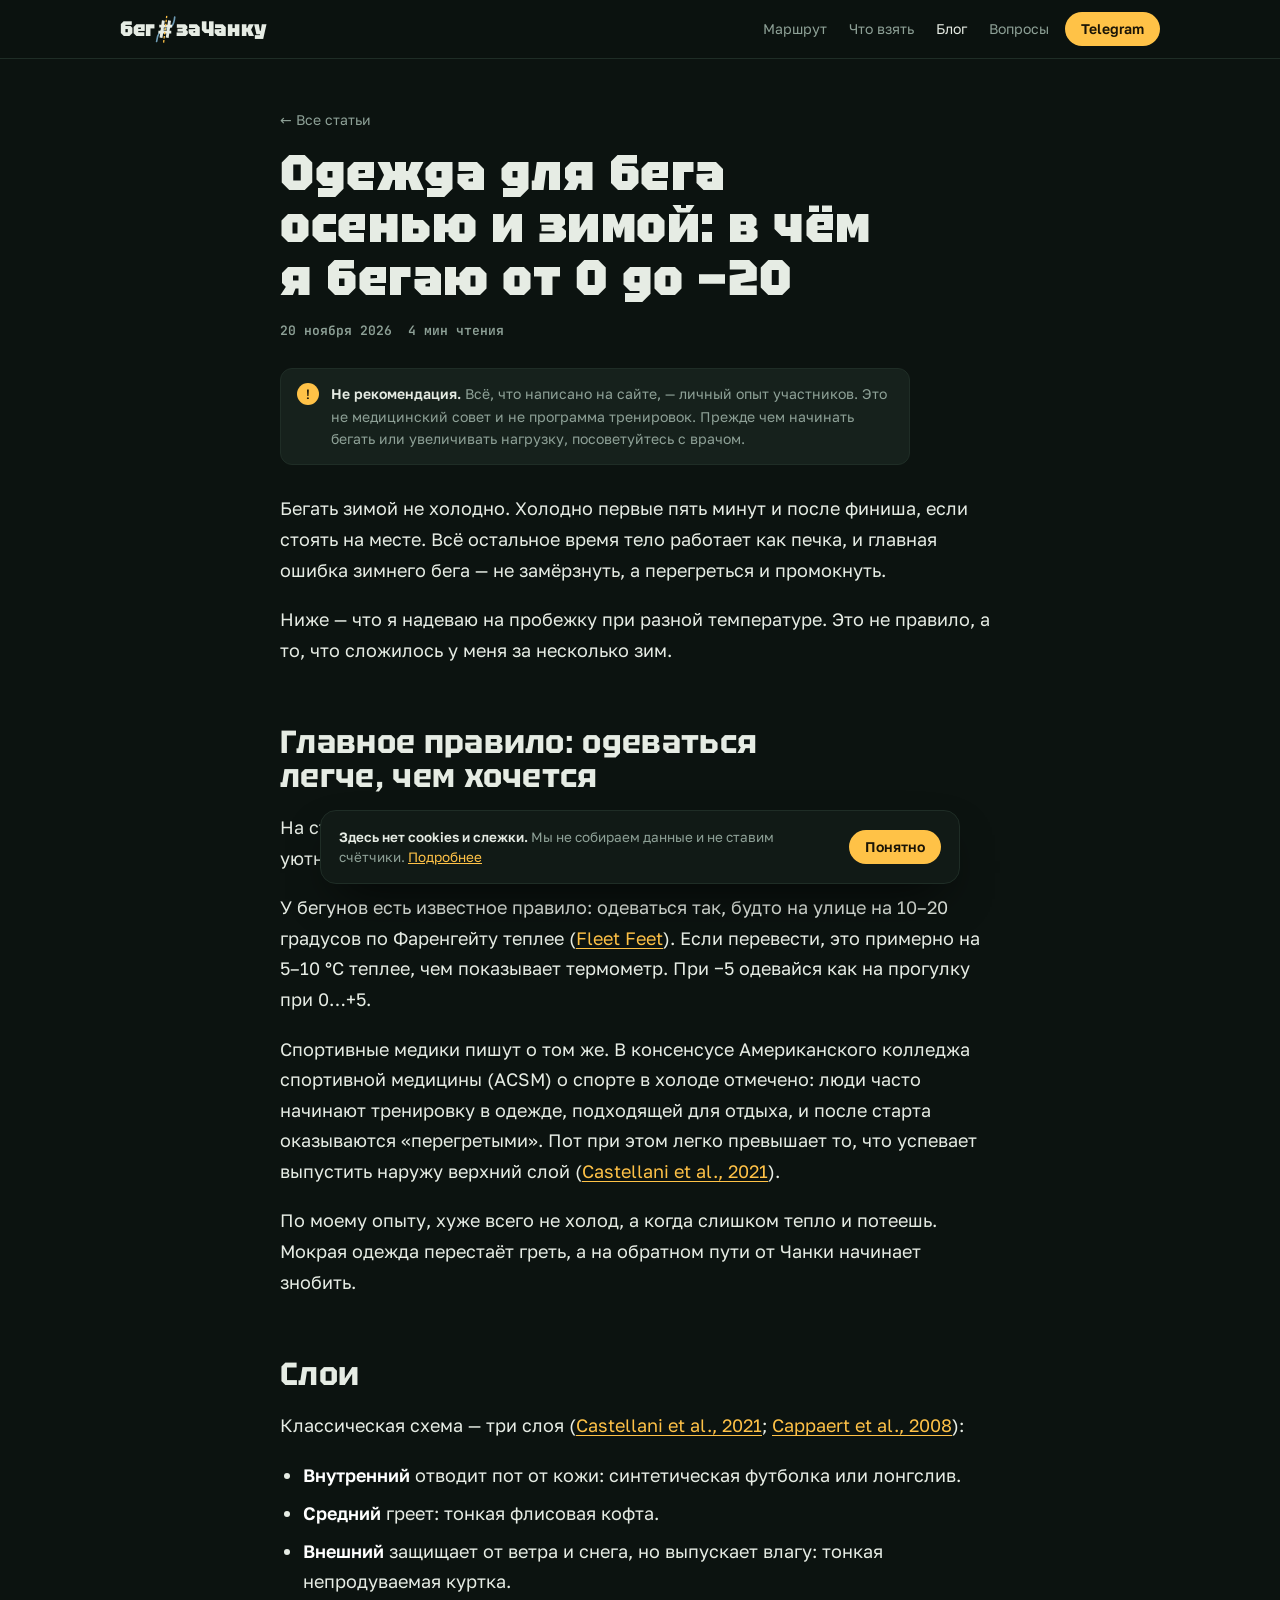
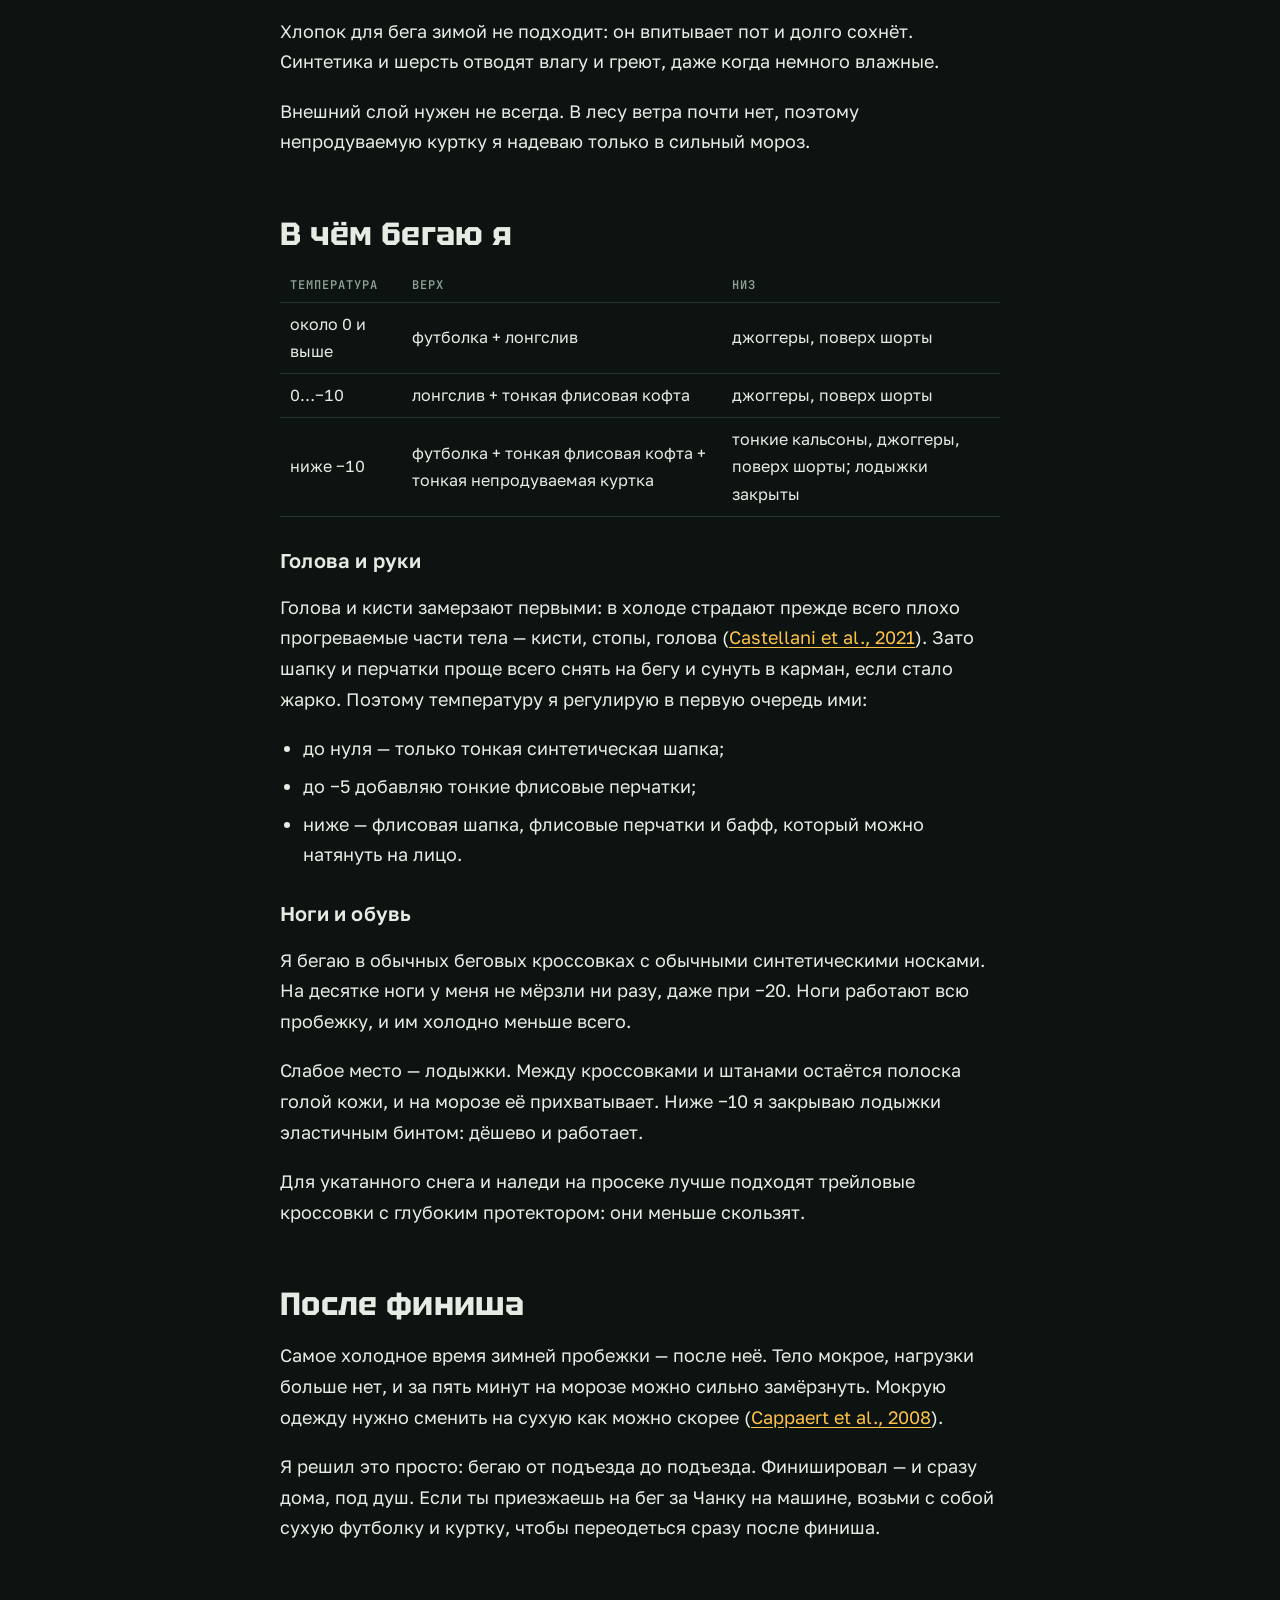
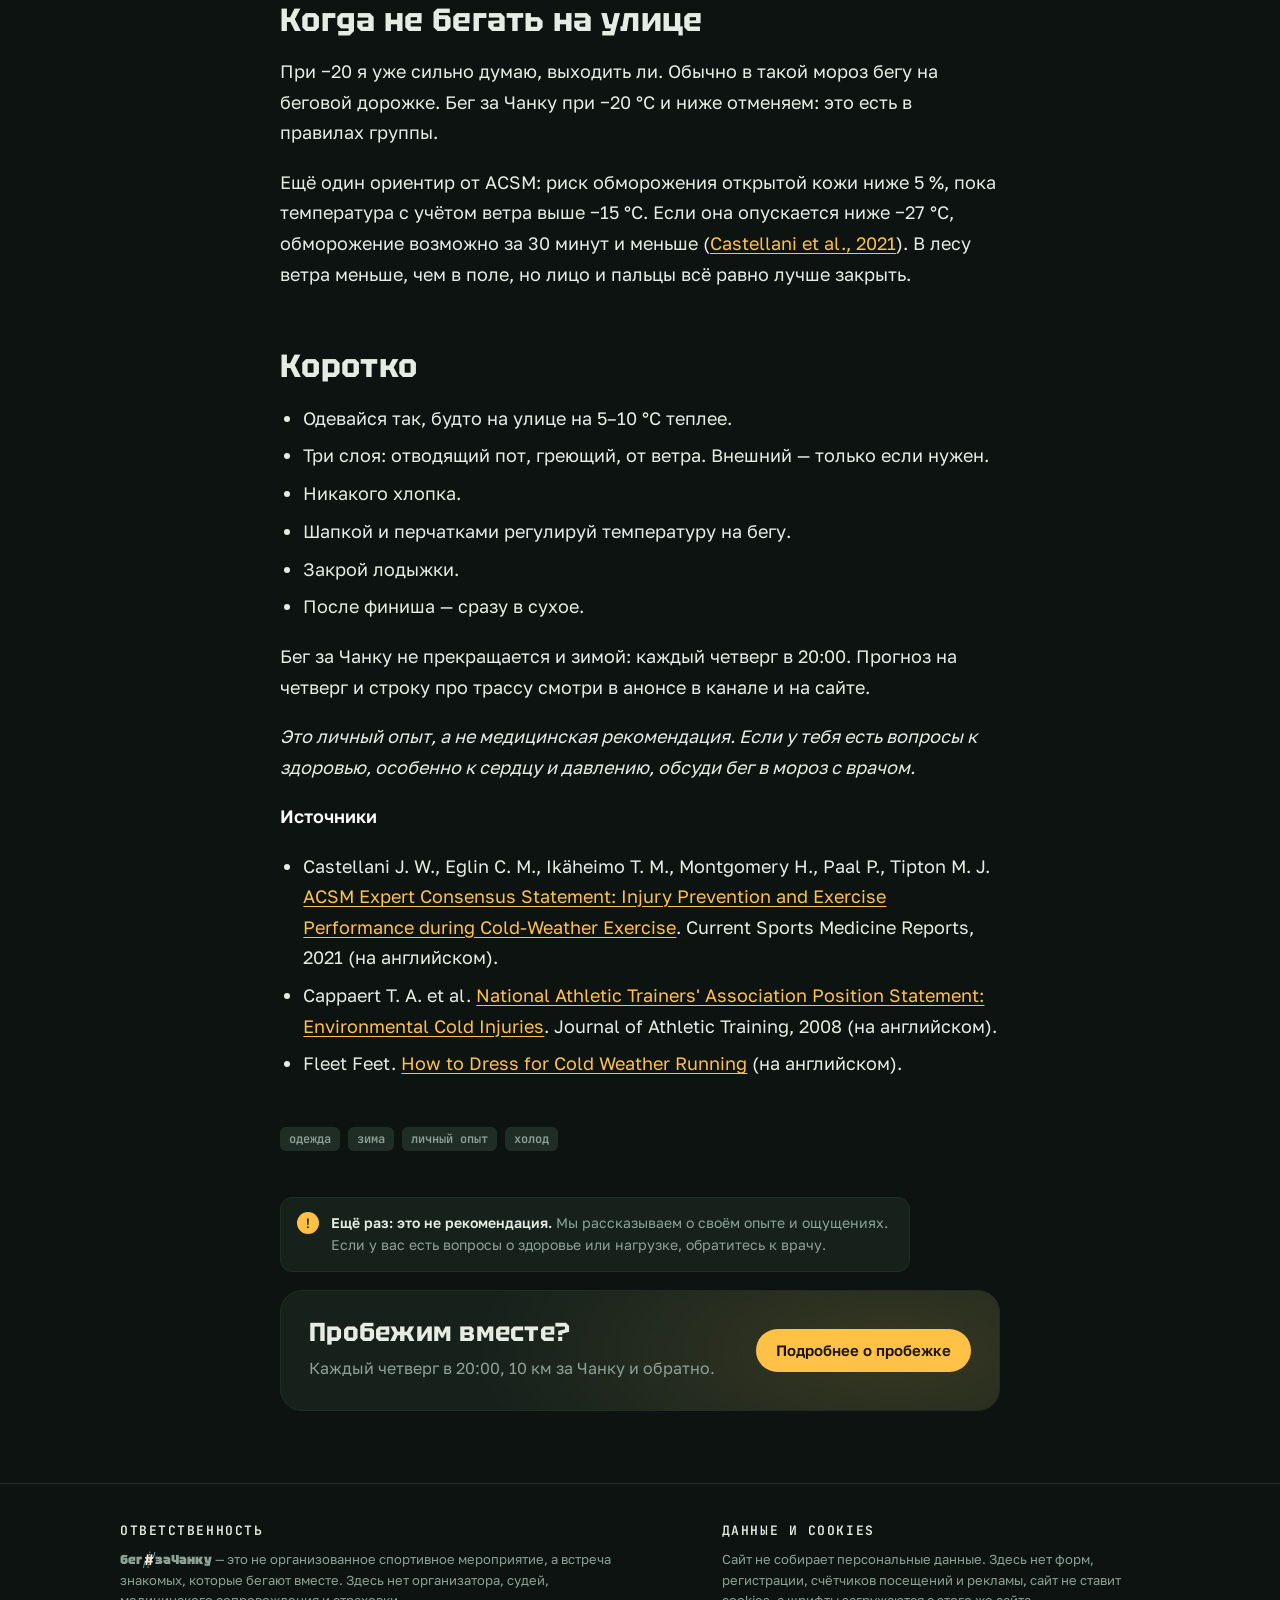
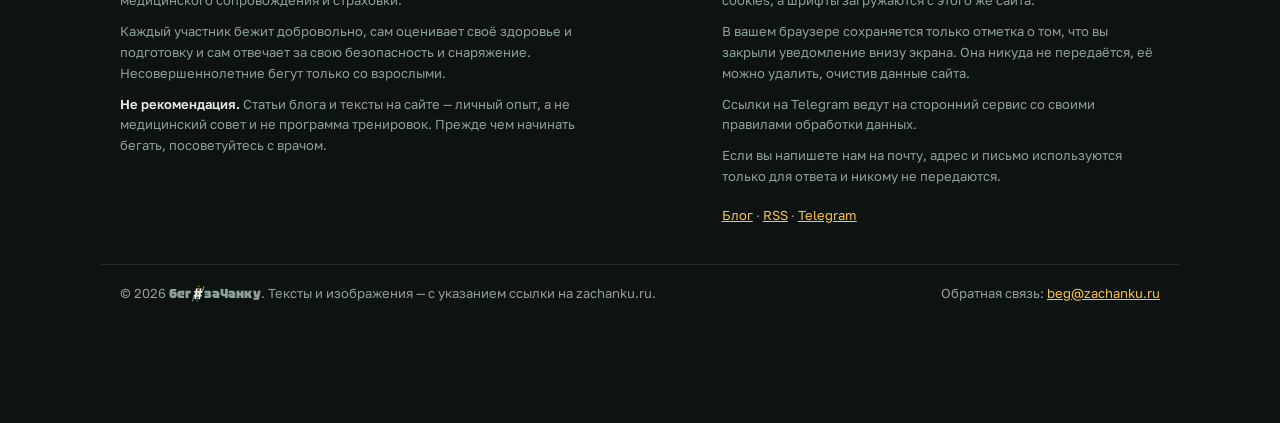
<file: blog/odezhda-dlya-bega-zimoy/index.html>
<!doctype html>
<html lang="ru">
<head>
<meta charset="utf-8">
<meta name="viewport" content="width=device-width,initial-scale=1,viewport-fit=cover">
<title>Одежда для бега осенью и зимой: в чём я бегаю от 0 до −20 — бег#заЧанку</title>
<meta name="description" content="Что я надеваю на пробежку в ноябре и в мороз: слои сверху, снизу, шапка, перчатки и обувь по температурам. Почему перегреться хуже, чем замёрзнуть, и что говорят об этом спортивные медики. Личный опыт, не рекомендация.">
<link rel="canonical" href="https://zachanku.ru/blog/odezhda-dlya-bega-zimoy/">
<meta property="og:type" content="article">
<meta property="og:site_name" content="бег#заЧанку">
<meta property="og:title" content="Одежда для бега осенью и зимой: в чём я бегаю от 0 до −20 — бег#заЧанку">
<meta property="og:description" content="Что я надеваю на пробежку в ноябре и в мороз: слои сверху, снизу, шапка, перчатки и обувь по температурам. Почему перегреться хуже, чем замёрзнуть, и что говорят об этом спортивные медики. Личный опыт, не рекомендация.">
<meta property="og:url" content="https://zachanku.ru/blog/odezhda-dlya-bega-zimoy/">
<meta property="og:image" content="https://zachanku.ru/og.png">
<meta property="og:image:width" content="1200"><meta property="og:image:height" content="630">
<meta property="og:locale" content="ru_RU">
<meta name="twitter:card" content="summary_large_image">
<meta name="theme-color" content="#0C1310">
<link rel="icon" href="../../favicon.svg" type="image/svg+xml">
<link rel="alternate" type="application/rss+xml" title="бег#заЧанку — блог" href="https://zachanku.ru/feed.xml">
<link rel="preload" href="../../fonts/tektur-cyrillic-900-normal.woff2" as="font" type="font/woff2" crossorigin>
<link rel="stylesheet" href="../../style.css?v=1238d5d7">
<meta name="yandex-verification" content="72e56fcfef06c54b">
<meta name="google-site-verification" content="7t0e0xvKWA3IDsHYtp95SX0_wBRu3m_1XC_fYd778r8">
<script type="application/ld+json">{"@context": "https://schema.org", "@type": "BlogPosting", "headline": "Одежда для бега осенью и зимой: в чём я бегаю от 0 до −20", "description": "Что я надеваю на пробежку в ноябре и в мороз: слои сверху, снизу, шапка, перчатки и обувь по температурам. Почему перегреться хуже, чем замёрзнуть, и что говорят об этом спортивные медики. Личный опыт, не рекомендация.", "datePublished": "2026-11-20", "dateModified": "2026-11-20", "inLanguage": "ru", "author": {"@type": "Organization", "name": "бег#заЧанку", "url": "https://zachanku.ru/"}, "publisher": {"@type": "Organization", "name": "бег#заЧанку", "url": "https://zachanku.ru/"}, "mainEntityOfPage": "https://zachanku.ru/blog/odezhda-dlya-bega-zimoy/", "image": "https://zachanku.ru/og.png", "keywords": "одежда, зима, личный опыт, холод"}</script>
</head>
<body>
<header class="top">
  <div class="wrap">
    <a class="logo" href="../../" title="На главную"><span class="wm" aria-label="бег#заЧанку"><span aria-hidden="true">бег</span><svg class="m" xmlns="http://www.w3.org/2000/svg" viewBox="110 120 560 680" aria-hidden="true" focusable="false"><path d="M175 765 C188 640 242 482 390 456 C545 430 608 352 626 158" fill="none" stroke="#6E9BB5" stroke-width="41" stroke-linecap="round"/><g stroke="#E6ECE4" stroke-width="72"><line x1="343" y1="240" x2="285" y2="672"/><line x1="497" y1="240" x2="439" y2="672"/></g><g stroke="#E6ECE4" stroke-width="70"><line x1="241" y1="380" x2="561" y2="380"/><line x1="220" y1="532" x2="540" y2="532"/></g><line x1="428.7" y1="120" x2="348.5" y2="800" stroke="#FFC247" stroke-width="32" stroke-dasharray="64 38"/></svg><span aria-hidden="true">заЧанку</span></span></a>
    <nav class="nav" aria-label="Основное меню">
      <a class="l" href="../../#route">Маршрут</a>
      <a class="l" href="../../#kit">Что взять</a>
      <a class="l" href="../../blog/" aria-current="page">Блог</a>
      <a class="l" href="../../#faq">Вопросы</a>
    </nav>
    <a class="btn sm tg-top" href="https://t.me/zachanku" target="_blank" rel="noopener">Telegram</a>
  </div>
</header>
<main>
  <article class="article">
    <div class="wrap">
      <p style="margin:40px 0 0"><a class="back" href="../../blog/">← Все статьи</a></p>
      <h1>Одежда для бега осенью и зимой: в чём я бегаю от 0 до −20</h1>
      <div class="byline"><span>20 ноября 2026</span><span>4 мин чтения</span></div>
      <div class="disclaimer"><p><b>Не рекомендация.</b> Всё, что написано на сайте, — личный опыт участников. Это не медицинский совет и не программа тренировок. Прежде чем начинать бегать или увеличивать нагрузку, посоветуйтесь с врачом.</p></div>
      <div class="prose">
<p>Бегать зимой не холодно. Холодно первые пять минут и после финиша, если стоять на месте. Всё остальное время тело работает как печка, и главная ошибка зимнего бега — не замёрзнуть, а перегреться и промокнуть.</p>
<p>Ниже — что я надеваю на пробежку при разной температуре. Это не правило, а то, что сложилось у меня за несколько зим.</p>
<h2>Главное правило: одеваться легче, чем хочется</h2>
<p>На старте должно быть немного зябко. Если в первую минуту тебе тепло и уютно, через три километра будет жарко, и ты начнёшь потеть.</p>
<p>У бегунов есть известное правило: одеваться так, будто на улице на 10–20 градусов по Фаренгейту теплее (<a href="https://www.fleetfeet.com/blog/winter-running-and-layering-tips">Fleet Feet</a>). Если перевести, это примерно на 5–10 °C теплее, чем показывает термометр. При −5 одевайся как на прогулку при 0…+5.</p>
<p>Спортивные медики пишут о том же. В консенсусе Американского колледжа спортивной медицины (ACSM) о спорте в холоде отмечено: люди часто начинают тренировку в одежде, подходящей для отдыха, и после старта оказываются «перегретыми». Пот при этом легко превышает то, что успевает выпустить наружу верхний слой (<a href="https://discovery.ucl.ac.uk/10138556/1/Montgormery_ACSM_Expert_Consensus%20Accepted%20Final.pdf">Castellani et al., 2021</a>).</p>
<p>По моему опыту, хуже всего не холод, а когда слишком тепло и потеешь. Мокрая одежда перестаёт греть, а на обратном пути от Чанки начинает знобить.</p>
<h2>Слои</h2>
<p>Классическая схема — три слоя (<a href="https://discovery.ucl.ac.uk/10138556/1/Montgormery_ACSM_Expert_Consensus%20Accepted%20Final.pdf">Castellani et al., 2021</a>; <a href="https://doi.org/10.4085/1062-6050-43.6.640">Cappaert et al., 2008</a>):</p>
<ul>
<li><strong>Внутренний</strong> отводит пот от кожи: синтетическая футболка или лонгслив.</li>
<li><strong>Средний</strong> греет: тонкая флисовая кофта.</li>
<li><strong>Внешний</strong> защищает от ветра и снега, но выпускает влагу: тонкая непродуваемая куртка.</li>
</ul>
<p>Хлопок для бега зимой не подходит: он впитывает пот и долго сохнёт. Синтетика и шерсть отводят влагу и греют, даже когда немного влажные.</p>
<p>Внешний слой нужен не всегда. В лесу ветра почти нет, поэтому непродуваемую куртку я надеваю только в сильный мороз.</p>
<h2>В чём бегаю я</h2>
<div class="table-wrap">
<table>
<thead>
<tr>
<th>Температура</th>
<th>Верх</th>
<th>Низ</th>
</tr>
</thead>
<tbody>
<tr>
<td>около 0 и выше</td>
<td>футболка + лонгслив</td>
<td>джоггеры, поверх шорты</td>
</tr>
<tr>
<td>0…−10</td>
<td>лонгслив + тонкая флисовая кофта</td>
<td>джоггеры, поверх шорты</td>
</tr>
<tr>
<td>ниже −10</td>
<td>футболка + тонкая флисовая кофта + тонкая непродуваемая куртка</td>
<td>тонкие кальсоны, джоггеры, поверх шорты; лодыжки закрыты</td>
</tr>
</tbody>
</table>
</div>
<h3>Голова и руки</h3>
<p>Голова и кисти замерзают первыми: в холоде страдают прежде всего плохо прогреваемые части тела — кисти, стопы, голова (<a href="https://discovery.ucl.ac.uk/10138556/1/Montgormery_ACSM_Expert_Consensus%20Accepted%20Final.pdf">Castellani et al., 2021</a>). Зато шапку и перчатки проще всего снять на бегу и сунуть в карман, если стало жарко. Поэтому температуру я регулирую в первую очередь ими:</p>
<ul>
<li>до нуля — только тонкая синтетическая шапка;</li>
<li>до −5 добавляю тонкие флисовые перчатки;</li>
<li>ниже — флисовая шапка, флисовые перчатки и бафф, который можно натянуть на лицо.</li>
</ul>
<h3>Ноги и обувь</h3>
<p>Я бегаю в обычных беговых кроссовках с обычными синтетическими носками. На десятке ноги у меня не мёрзли ни разу, даже при −20. Ноги работают всю пробежку, и им холодно меньше всего.</p>
<p>Слабое место — лодыжки. Между кроссовками и штанами остаётся полоска голой кожи, и на морозе её прихватывает. Ниже −10 я закрываю лодыжки эластичным бинтом: дёшево и работает.</p>
<p>Для укатанного снега и наледи на просеке лучше подходят трейловые кроссовки с глубоким протектором: они меньше скользят.</p>
<h2>После финиша</h2>
<p>Самое холодное время зимней пробежки — после неё. Тело мокрое, нагрузки больше нет, и за пять минут на морозе можно сильно замёрзнуть. Мокрую одежду нужно сменить на сухую как можно скорее (<a href="https://doi.org/10.4085/1062-6050-43.6.640">Cappaert et al., 2008</a>).</p>
<p>Я решил это просто: бегаю от подъезда до подъезда. Финишировал — и сразу дома, под душ. Если ты приезжаешь на бег за Чанку на машине, возьми с собой сухую футболку и куртку, чтобы переодеться сразу после финиша.</p>
<h2>Когда не бегать на улице</h2>
<p>При −20 я уже сильно думаю, выходить ли. Обычно в такой мороз бегу на беговой дорожке. Бег за Чанку при −20 °C и ниже отменяем: это есть в правилах группы.</p>
<p>Ещё один ориентир от ACSM: риск обморожения открытой кожи ниже 5 %, пока температура с учётом ветра выше −15 °C. Если она опускается ниже −27 °C, обморожение возможно за 30 минут и меньше (<a href="https://discovery.ucl.ac.uk/10138556/1/Montgormery_ACSM_Expert_Consensus%20Accepted%20Final.pdf">Castellani et al., 2021</a>). В лесу ветра меньше, чем в поле, но лицо и пальцы всё равно лучше закрыть.</p>
<h2>Коротко</h2>
<ul>
<li>Одевайся так, будто на улице на 5–10 °C теплее.</li>
<li>Три слоя: отводящий пот, греющий, от ветра. Внешний — только если нужен.</li>
<li>Никакого хлопка.</li>
<li>Шапкой и перчатками регулируй температуру на бегу.</li>
<li>Закрой лодыжки.</li>
<li>После финиша — сразу в сухое.</li>
</ul>
<p>Бег за Чанку не прекращается и зимой: каждый четверг в 20:00. Прогноз на четверг и строку про трассу смотри в анонсе в канале и на сайте.</p>
<p><em>Это личный опыт, а не медицинская рекомендация. Если у тебя есть вопросы к здоровью, особенно к сердцу и давлению, обсуди бег в мороз с врачом.</em></p>
<p><strong>Источники</strong></p>
<ul>
<li>Castellani J. W., Eglin C. M., Ikäheimo T. M., Montgomery H., Paal P., Tipton M. J. <a href="https://discovery.ucl.ac.uk/10138556/1/Montgormery_ACSM_Expert_Consensus%20Accepted%20Final.pdf">ACSM Expert Consensus Statement: Injury Prevention and Exercise Performance during Cold-Weather Exercise</a>. Current Sports Medicine Reports, 2021 (на английском).</li>
<li>Cappaert T. A. et al. <a href="https://doi.org/10.4085/1062-6050-43.6.640">National Athletic Trainers' Association Position Statement: Environmental Cold Injuries</a>. Journal of Athletic Training, 2008 (на английском).</li>
<li>Fleet Feet. <a href="https://www.fleetfeet.com/blog/winter-running-and-layering-tips">How to Dress for Cold Weather Running</a> (на английском).</li>
</ul>
      </div>
      <div class="article-end">
        <div class="tags"><span>одежда</span><span>зима</span><span>личный опыт</span><span>холод</span></div>
        <div class="disclaimer"><p><b>Ещё раз: это не рекомендация.</b> Мы рассказываем о своём опыте и ощущениях. Если у вас есть вопросы о здоровье или нагрузке, обратитесь к врачу.</p></div>
        <div class="join" style="padding:28px">
          <div><h2 style="font-size:26px">Пробежим вместе?</h2><p>Каждый четверг в 20:00, 10 км за Чанку и обратно.</p></div>
          <a class="btn" href="../../">Подробнее о пробежке</a>
        </div>
      </div>
    </div>
  </article>
</main>
<footer>
  <div class="wrap cols">
    <div>
      <h3>Ответственность</h3>
      <p><span class="wm" aria-label="бег#заЧанку"><span aria-hidden="true">бег</span><svg class="m" xmlns="http://www.w3.org/2000/svg" viewBox="110 120 560 680" aria-hidden="true" focusable="false"><path d="M175 765 C188 640 242 482 390 456 C545 430 608 352 626 158" fill="none" stroke="#6E9BB5" stroke-width="41" stroke-linecap="round"/><g stroke="#E6ECE4" stroke-width="72"><line x1="343" y1="240" x2="285" y2="672"/><line x1="497" y1="240" x2="439" y2="672"/></g><g stroke="#E6ECE4" stroke-width="70"><line x1="241" y1="380" x2="561" y2="380"/><line x1="220" y1="532" x2="540" y2="532"/></g><line x1="428.7" y1="120" x2="348.5" y2="800" stroke="#FFC247" stroke-width="32" stroke-dasharray="64 38"/></svg><span aria-hidden="true">заЧанку</span></span> — это не организованное спортивное мероприятие, а встреча знакомых, которые бегают вместе. Здесь нет организатора, судей, медицинского сопровождения и страховки.</p>
      <p>Каждый участник бежит добровольно, сам оценивает своё здоровье и подготовку и сам отвечает за свою безопасность и снаряжение. Несовершеннолетние бегут только со взрослыми.</p>
      <p><b style="color:var(--pine)">Не рекомендация.</b> Статьи блога и тексты на сайте — личный опыт, а не медицинский совет и не программа тренировок. Прежде чем начинать бегать, посоветуйтесь с врачом.</p>
    </div>
    <div id="privacy">
      <h3>Данные и cookies</h3>
      <p>Сайт не собирает персональные данные. Здесь нет форм, регистрации, счётчиков посещений и рекламы, сайт не ставит cookies, а шрифты загружаются с этого же сайта.</p>
      <p>В вашем браузере сохраняется только отметка о том, что вы закрыли уведомление внизу экрана. Она никуда не передаётся, её можно удалить, очистив данные сайта.</p>
      <p>Ссылки на Telegram ведут на сторонний сервис со своими правилами обработки данных.</p>
      <p>Если вы напишете нам на почту, адрес и письмо используются только для ответа и никому не передаются.</p>
      <p style="margin-top:18px"><a href="../../blog/">Блог</a> · <a href="https://zachanku.ru/feed.xml">RSS</a> · <a href="https://t.me/zachanku" target="_blank" rel="noopener">Telegram</a></p>
    </div>
  </div>
  <div class="wrap foot-bottom">
    <span>© 2026 <span class="wm" aria-label="бег#заЧанку"><span aria-hidden="true">бег</span><svg class="m" xmlns="http://www.w3.org/2000/svg" viewBox="110 120 560 680" aria-hidden="true" focusable="false"><path d="M175 765 C188 640 242 482 390 456 C545 430 608 352 626 158" fill="none" stroke="#6E9BB5" stroke-width="41" stroke-linecap="round"/><g stroke="#E6ECE4" stroke-width="72"><line x1="343" y1="240" x2="285" y2="672"/><line x1="497" y1="240" x2="439" y2="672"/></g><g stroke="#E6ECE4" stroke-width="70"><line x1="241" y1="380" x2="561" y2="380"/><line x1="220" y1="532" x2="540" y2="532"/></g><line x1="428.7" y1="120" x2="348.5" y2="800" stroke="#FFC247" stroke-width="32" stroke-dasharray="64 38"/></svg><span aria-hidden="true">заЧанку</span></span>. Тексты и изображения — с указанием ссылки на zachanku.ru.</span>
    <span>Обратная связь: <a href="mailto:beg@zachanku.ru">beg@zachanku.ru</a></span>
  </div>
</footer>
<div class="notice" id="notice" role="region" aria-label="Уведомление о данных" hidden>
  <p><b>Здесь нет cookies и слежки.</b> Мы не собираем данные и не ставим счётчики. <a href="#privacy">Подробнее</a></p>
  <button class="btn sm" id="noticeOk" type="button">Понятно</button>
</div>
<script src="../../main.js?v=bcca39fd" defer></script>
</body>
</html>
</file>
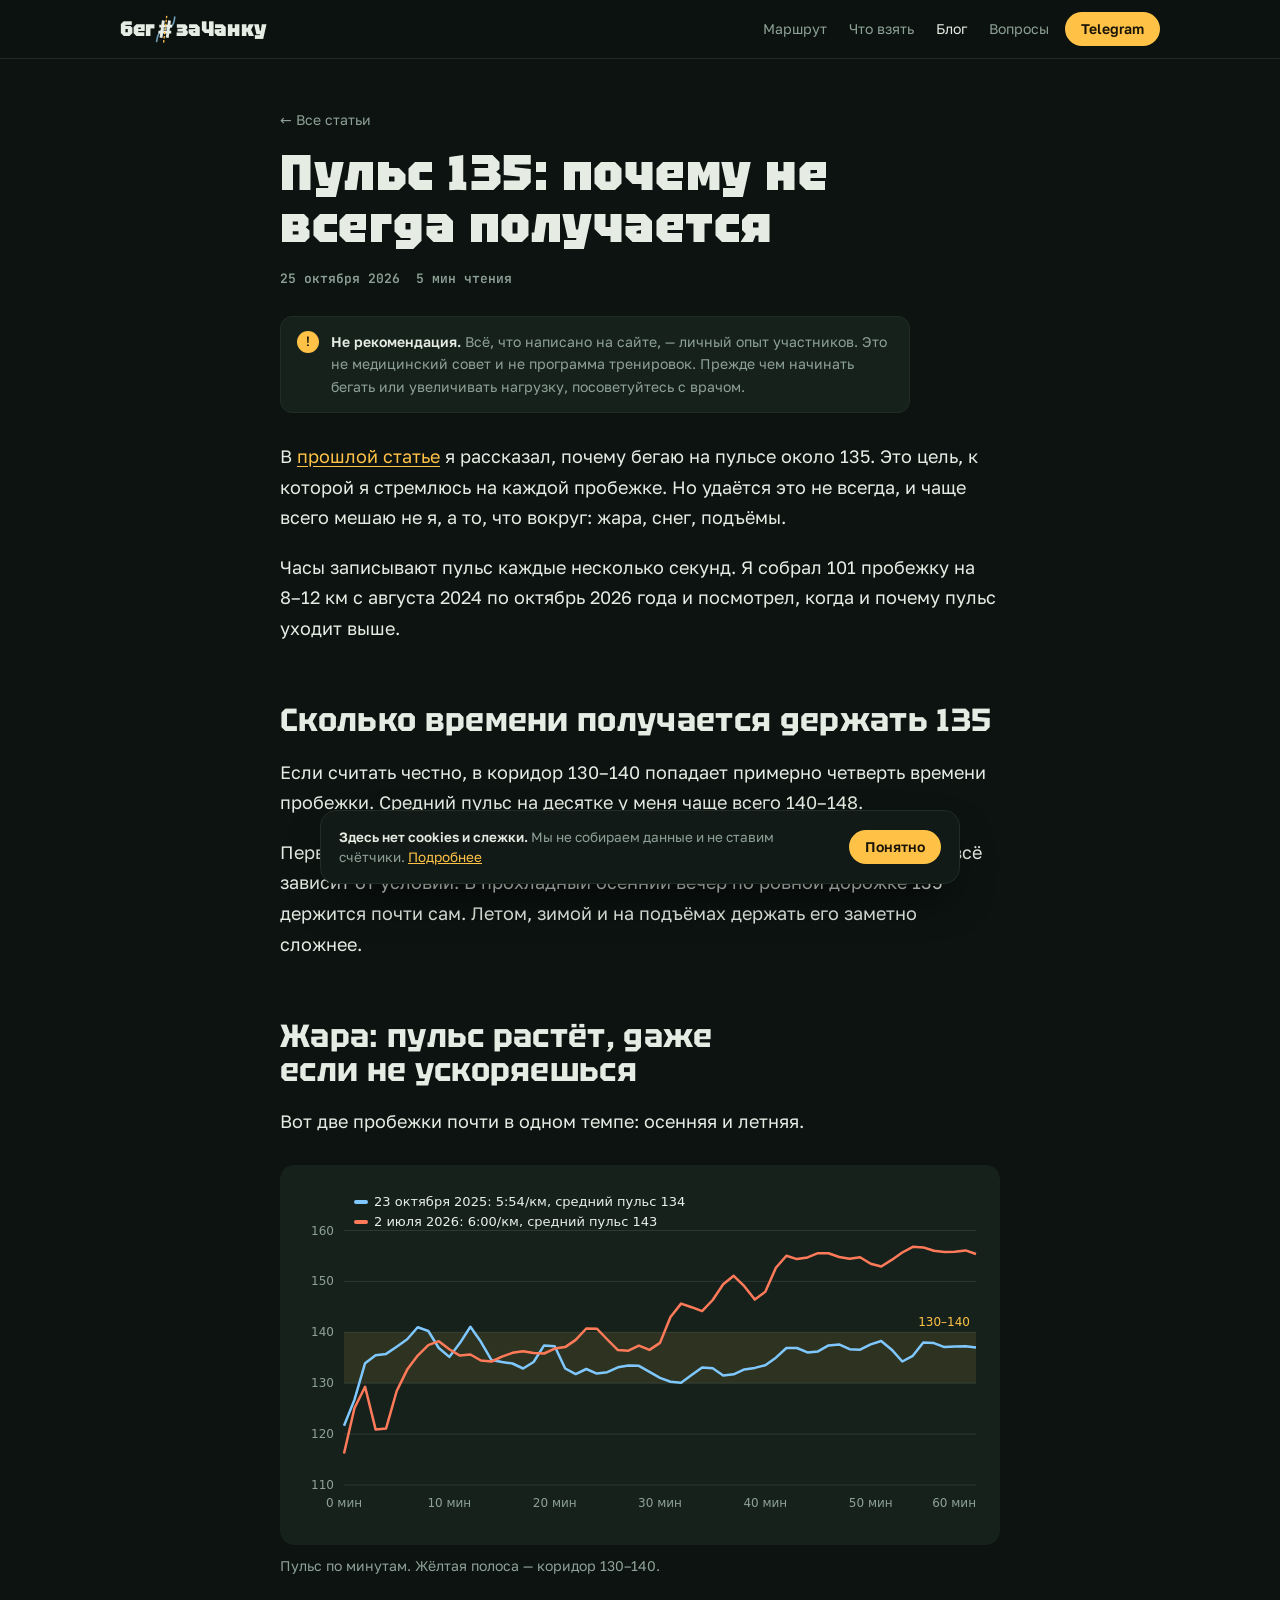
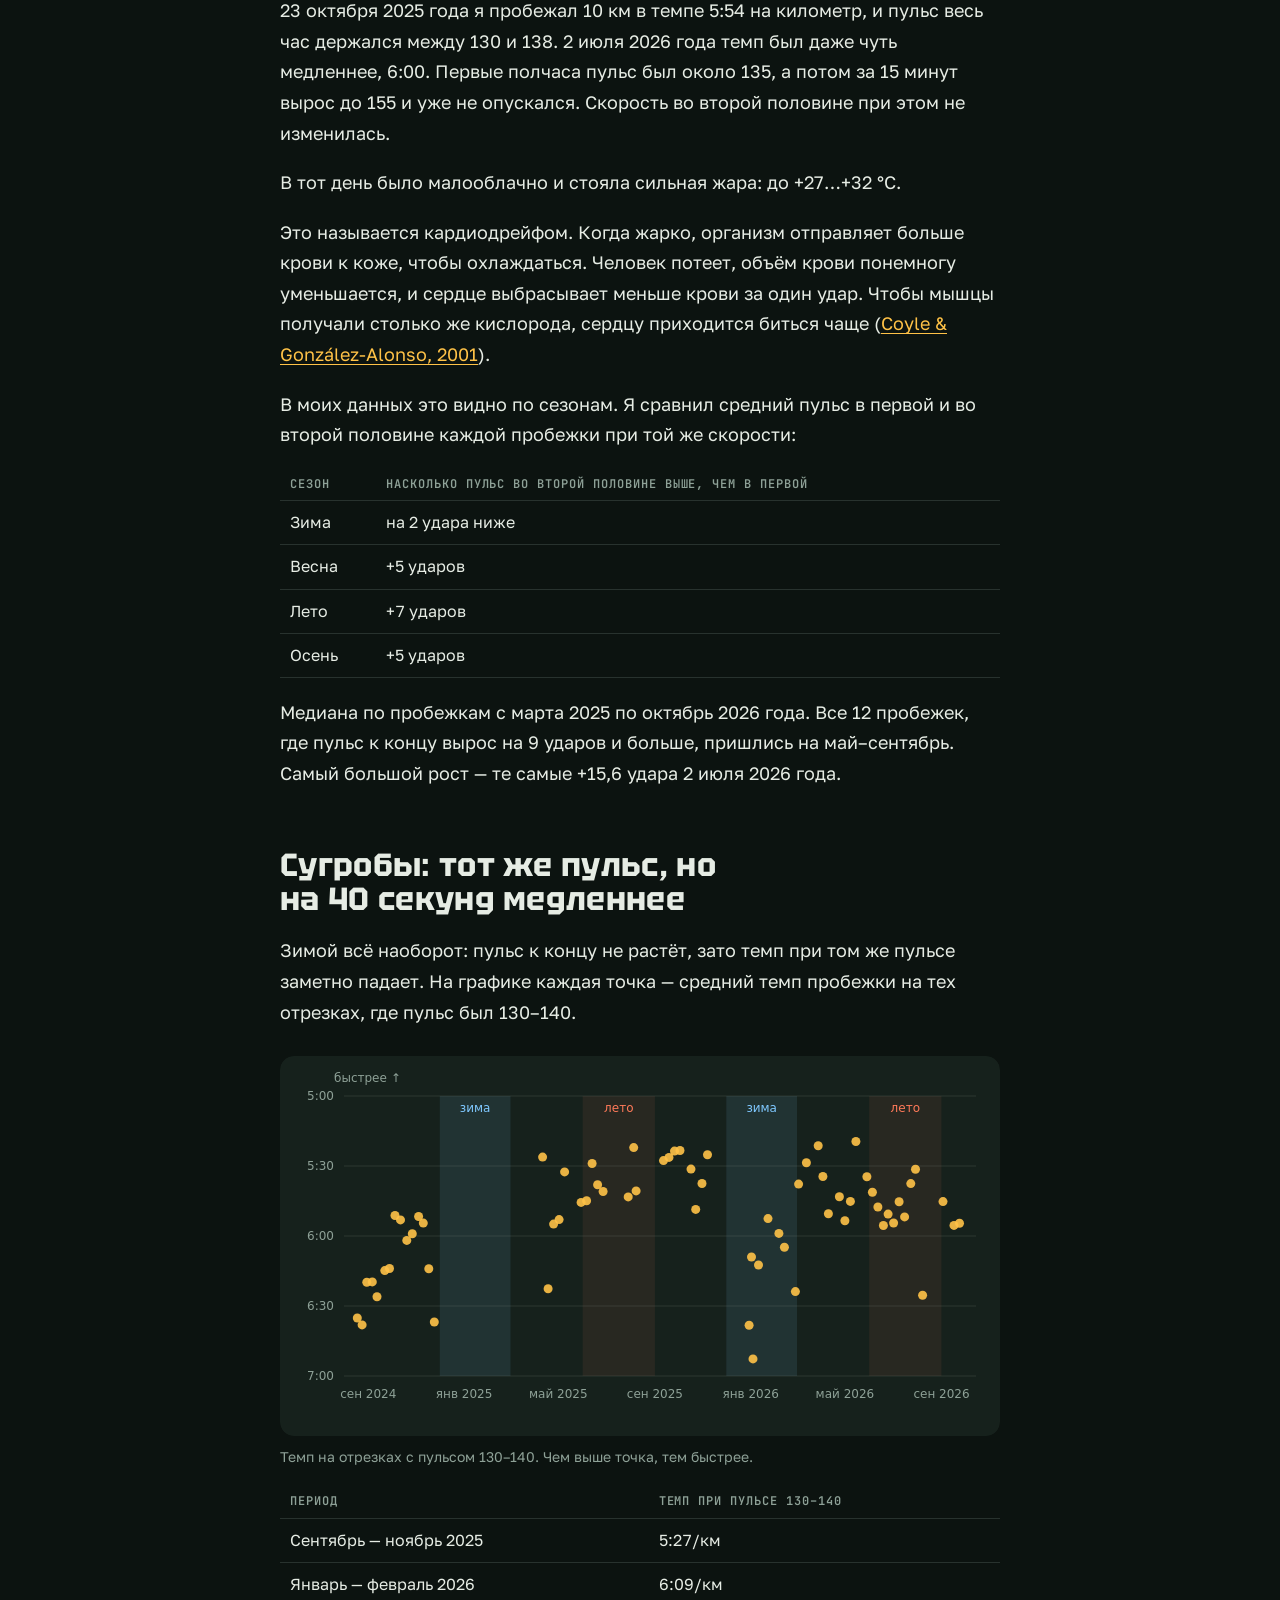
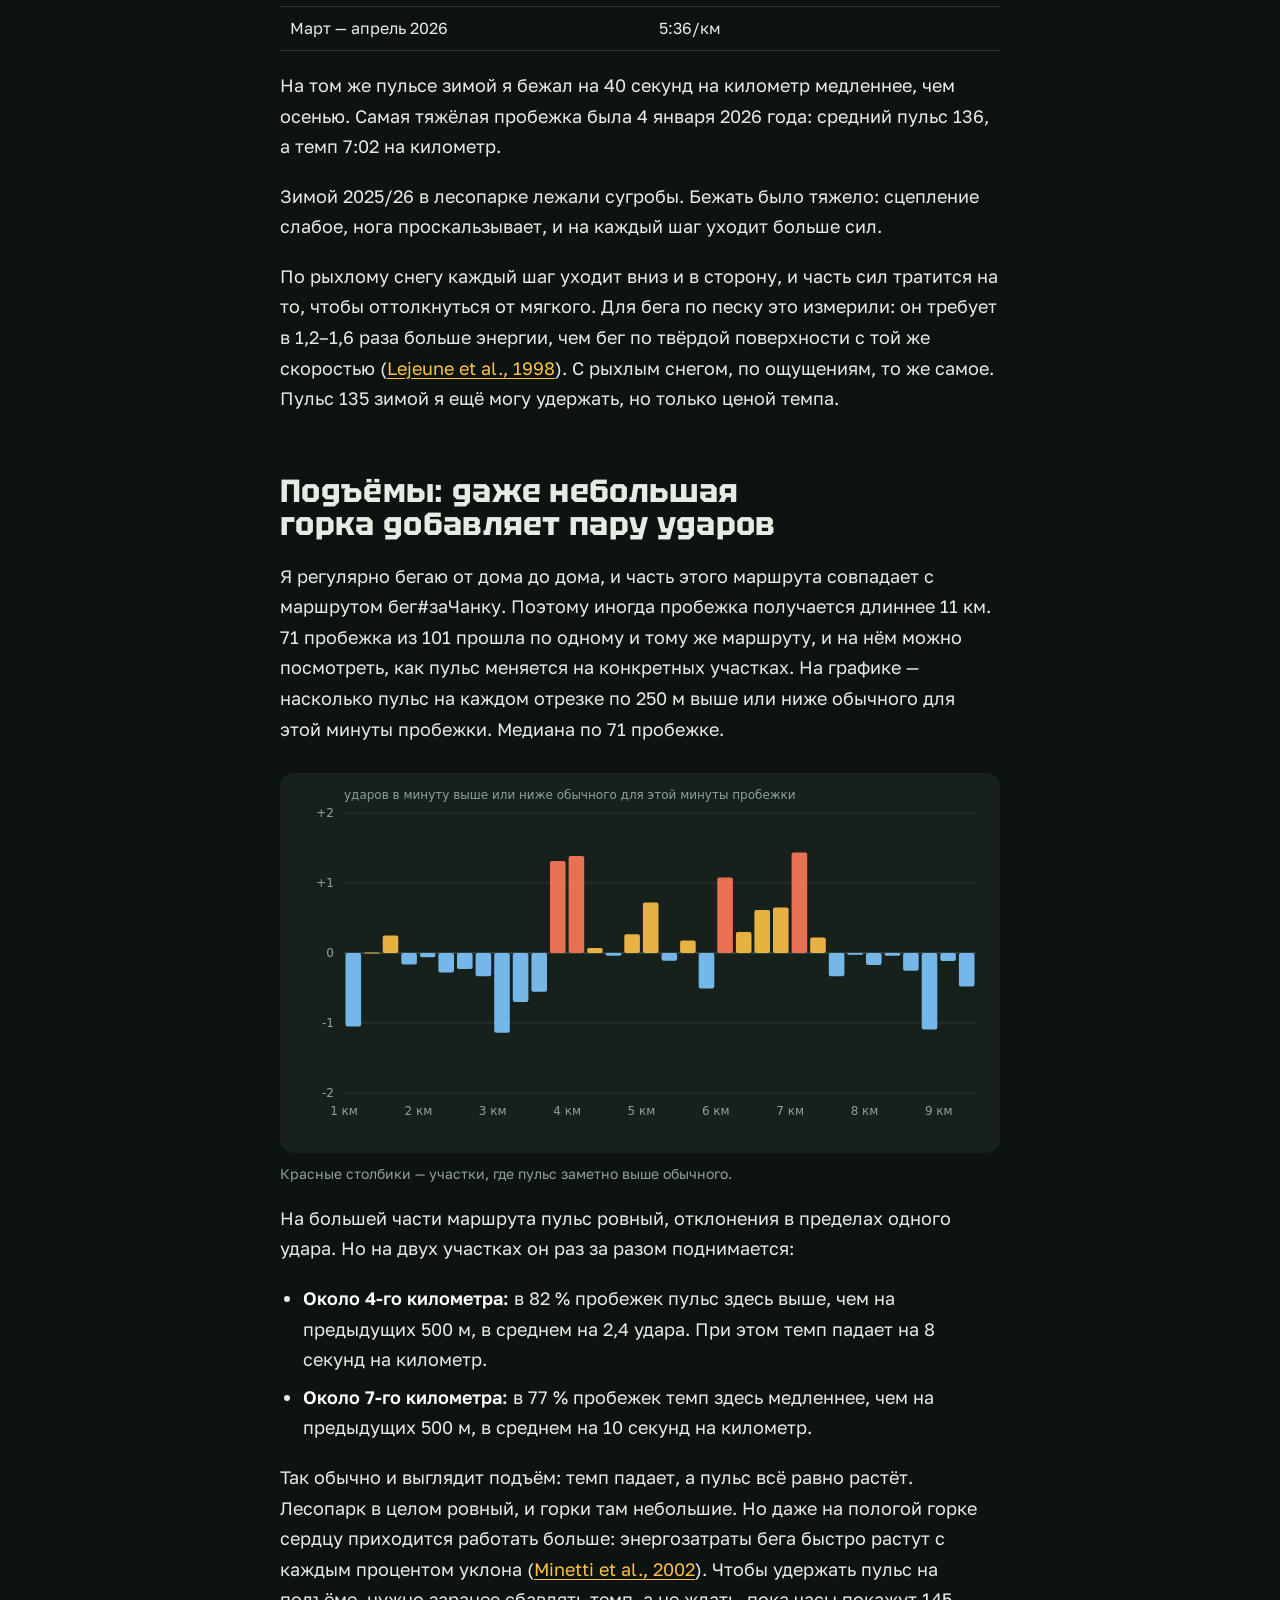
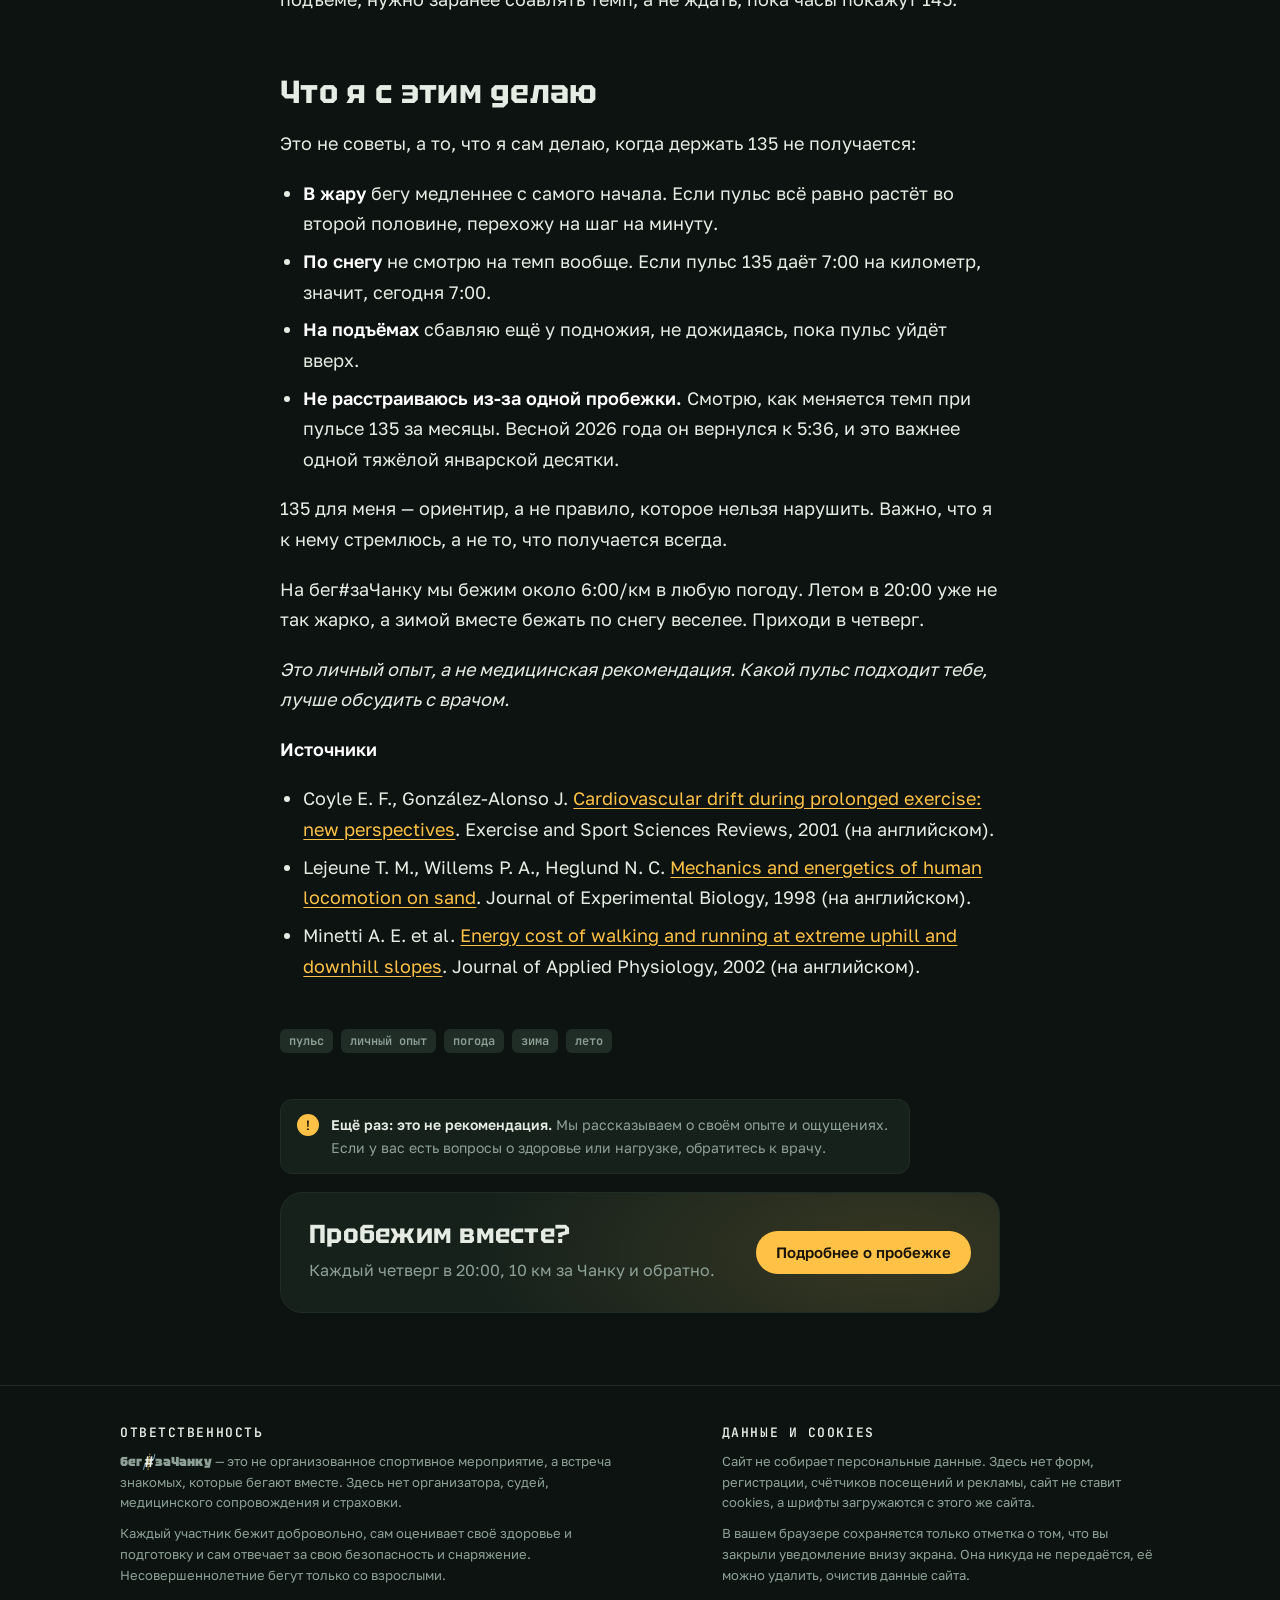
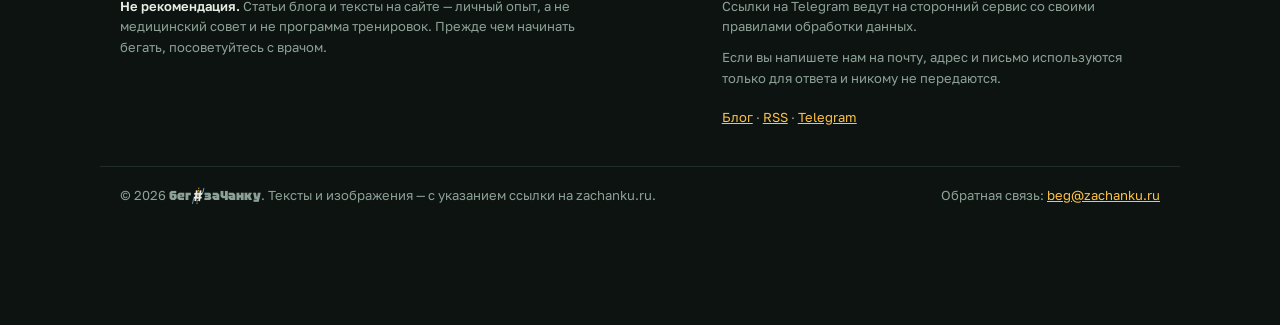
<file: blog/puls-135-ne-vsegda/index.html>
<!doctype html>
<html lang="ru">
<head>
<meta charset="utf-8">
<meta name="viewport" content="width=device-width,initial-scale=1,viewport-fit=cover">
<title>Пульс 135: почему не всегда получается — бег#заЧанку</title>
<meta name="description" content="Я стремлюсь бегать на пульсе 135, но жара, сугробы и подъёмы сдвигают его вверх. Разбираю 101 пробежку на 10 км за два года: что именно мешает и что я с этим делаю. Личный опыт, не рекомендация.">
<link rel="canonical" href="https://zachanku.ru/blog/puls-135-ne-vsegda/">
<meta property="og:type" content="article">
<meta property="og:site_name" content="бег#заЧанку">
<meta property="og:title" content="Пульс 135: почему не всегда получается — бег#заЧанку">
<meta property="og:description" content="Я стремлюсь бегать на пульсе 135, но жара, сугробы и подъёмы сдвигают его вверх. Разбираю 101 пробежку на 10 км за два года: что именно мешает и что я с этим делаю. Личный опыт, не рекомендация.">
<meta property="og:url" content="https://zachanku.ru/blog/puls-135-ne-vsegda/">
<meta property="og:image" content="https://zachanku.ru/og.png">
<meta property="og:image:width" content="1200"><meta property="og:image:height" content="630">
<meta property="og:locale" content="ru_RU">
<meta name="twitter:card" content="summary_large_image">
<meta name="theme-color" content="#0C1310">
<link rel="icon" href="../../favicon.svg" type="image/svg+xml">
<link rel="alternate" type="application/rss+xml" title="бег#заЧанку — блог" href="https://zachanku.ru/feed.xml">
<link rel="preload" href="../../fonts/tektur-cyrillic-900-normal.woff2" as="font" type="font/woff2" crossorigin>
<link rel="stylesheet" href="../../style.css?v=1238d5d7">
<meta name="yandex-verification" content="72e56fcfef06c54b">
<meta name="google-site-verification" content="7t0e0xvKWA3IDsHYtp95SX0_wBRu3m_1XC_fYd778r8">
<script type="application/ld+json">{"@context": "https://schema.org", "@type": "BlogPosting", "headline": "Пульс 135: почему не всегда получается", "description": "Я стремлюсь бегать на пульсе 135, но жара, сугробы и подъёмы сдвигают его вверх. Разбираю 101 пробежку на 10 км за два года: что именно мешает и что я с этим делаю. Личный опыт, не рекомендация.", "datePublished": "2026-10-25", "dateModified": "2026-10-25", "inLanguage": "ru", "author": {"@type": "Organization", "name": "бег#заЧанку", "url": "https://zachanku.ru/"}, "publisher": {"@type": "Organization", "name": "бег#заЧанку", "url": "https://zachanku.ru/"}, "mainEntityOfPage": "https://zachanku.ru/blog/puls-135-ne-vsegda/", "image": "https://zachanku.ru/og.png", "keywords": "пульс, личный опыт, погода, зима, лето"}</script>
</head>
<body>
<header class="top">
  <div class="wrap">
    <a class="logo" href="../../" title="На главную"><span class="wm" aria-label="бег#заЧанку"><span aria-hidden="true">бег</span><svg class="m" xmlns="http://www.w3.org/2000/svg" viewBox="110 120 560 680" aria-hidden="true" focusable="false"><path d="M175 765 C188 640 242 482 390 456 C545 430 608 352 626 158" fill="none" stroke="#6E9BB5" stroke-width="41" stroke-linecap="round"/><g stroke="#E6ECE4" stroke-width="72"><line x1="343" y1="240" x2="285" y2="672"/><line x1="497" y1="240" x2="439" y2="672"/></g><g stroke="#E6ECE4" stroke-width="70"><line x1="241" y1="380" x2="561" y2="380"/><line x1="220" y1="532" x2="540" y2="532"/></g><line x1="428.7" y1="120" x2="348.5" y2="800" stroke="#FFC247" stroke-width="32" stroke-dasharray="64 38"/></svg><span aria-hidden="true">заЧанку</span></span></a>
    <nav class="nav" aria-label="Основное меню">
      <a class="l" href="../../#route">Маршрут</a>
      <a class="l" href="../../#kit">Что взять</a>
      <a class="l" href="../../blog/" aria-current="page">Блог</a>
      <a class="l" href="../../#faq">Вопросы</a>
    </nav>
    <a class="btn sm tg-top" href="https://t.me/zachanku" target="_blank" rel="noopener">Telegram</a>
  </div>
</header>
<main>
  <article class="article">
    <div class="wrap">
      <p style="margin:40px 0 0"><a class="back" href="../../blog/">← Все статьи</a></p>
      <h1>Пульс 135: почему не всегда получается</h1>
      <div class="byline"><span>25 октября 2026</span><span>5 мин чтения</span></div>
      <div class="disclaimer"><p><b>Не рекомендация.</b> Всё, что написано на сайте, — личный опыт участников. Это не медицинский совет и не программа тренировок. Прежде чем начинать бегать или увеличивать нагрузку, посоветуйтесь с врачом.</p></div>
      <div class="prose">
<p>В <a href="/blog/puls-135/">прошлой статье</a> я рассказал, почему бегаю на пульсе около 135. Это цель, к которой я стремлюсь на каждой пробежке. Но удаётся это не всегда, и чаще всего мешаю не я, а то, что вокруг: жара, снег, подъёмы.</p>
<p>Часы записывают пульс каждые несколько секунд. Я собрал 101 пробежку на 8–12 км с августа 2024 по октябрь 2026 года и посмотрел, когда и почему пульс уходит выше.</p>
<h2>Сколько времени получается держать 135</h2>
<p>Если считать честно, в коридор 130–140 попадает примерно четверть времени пробежки. Средний пульс на десятке у меня чаще всего 140–148.</p>
<p>Первые минут десять пульс ниже цели: организм разогревается. А дальше всё зависит от условий. В прохладный осенний вечер по ровной дорожке 135 держится почти сам. Летом, зимой и на подъёмах держать его заметно сложнее.</p>
<h2>Жара: пульс растёт, даже если не ускоряешься</h2>
<p>Вот две пробежки почти в одном темпе: осенняя и летняя.</p>
<figure>
<img src="/img/blog/puls-135-zhara.svg" alt="Пульс по минутам на двух пробежках: 23 октября 2025 года в темпе 5:54 пульс весь час держится между 130 и 138; 2 июля 2026 года в темпе 6:00 первые полчаса около 135, затем растёт до 155–157" width="720" height="380" loading="lazy">
<figcaption>Пульс по минутам. Жёлтая полоса — коридор 130–140.</figcaption>
</figure>

<p>23 октября 2025 года я пробежал 10 км в темпе 5:54 на километр, и пульс весь час держался между 130 и 138. 2 июля 2026 года темп был даже чуть медленнее, 6:00. Первые полчаса пульс был около 135, а потом за 15 минут вырос до 155 и уже не опускался. Скорость во второй половине при этом не изменилась.</p>
<p>В тот день было малооблачно и стояла сильная жара: до +27…+32 °C.</p>
<p>Это называется кардиодрейфом. Когда жарко, организм отправляет больше крови к коже, чтобы охлаждаться. Человек потеет, объём крови понемногу уменьшается, и сердце выбрасывает меньше крови за один удар. Чтобы мышцы получали столько же кислорода, сердцу приходится биться чаще (<a href="https://doi.org/10.1097/00003677-200104000-00009">Coyle &amp; González-Alonso, 2001</a>).</p>
<p>В моих данных это видно по сезонам. Я сравнил средний пульс в первой и во второй половине каждой пробежки при той же скорости:</p>
<div class="table-wrap">
<table>
<thead>
<tr>
<th>Сезон</th>
<th>Насколько пульс во второй половине выше, чем в первой</th>
</tr>
</thead>
<tbody>
<tr>
<td>Зима</td>
<td>на 2 удара ниже</td>
</tr>
<tr>
<td>Весна</td>
<td>+5 ударов</td>
</tr>
<tr>
<td>Лето</td>
<td>+7 ударов</td>
</tr>
<tr>
<td>Осень</td>
<td>+5 ударов</td>
</tr>
</tbody>
</table>
</div>
<p>Медиана по пробежкам с марта 2025 по октябрь 2026 года. Все 12 пробежек, где пульс к концу вырос на 9 ударов и больше, пришлись на май–сентябрь. Самый большой рост — те самые +15,6 удара 2 июля 2026 года.</p>
<h2>Сугробы: тот же пульс, но на 40 секунд медленнее</h2>
<p>Зимой всё наоборот: пульс к концу не растёт, зато темп при том же пульсе заметно падает. На графике каждая точка — средний темп пробежки на тех отрезках, где пульс был 130–140.</p>
<figure>
<img src="/img/blog/puls-135-temp-pri-135.svg" alt="Темп при пульсе 130–140 по пробежкам с августа 2024 по октябрь 2026 года: осенью 2025 года около 5:20–5:35, в январе и феврале 2026 года 6:00–7:00, весной снова 5:30–5:45" width="720" height="380" loading="lazy">
<figcaption>Темп на отрезках с пульсом 130–140. Чем выше точка, тем быстрее.</figcaption>
</figure>

<div class="table-wrap">
<table>
<thead>
<tr>
<th>Период</th>
<th>Темп при пульсе 130–140</th>
</tr>
</thead>
<tbody>
<tr>
<td>Сентябрь — ноябрь 2025</td>
<td>5:27/км</td>
</tr>
<tr>
<td>Январь — февраль 2026</td>
<td>6:09/км</td>
</tr>
<tr>
<td>Март — апрель 2026</td>
<td>5:36/км</td>
</tr>
</tbody>
</table>
</div>
<p>На том же пульсе зимой я бежал на 40 секунд на километр медленнее, чем осенью. Самая тяжёлая пробежка была 4 января 2026 года: средний пульс 136, а темп 7:02 на километр.</p>
<p>Зимой 2025/26 в лесопарке лежали сугробы. Бежать было тяжело: сцепление слабое, нога проскальзывает, и на каждый шаг уходит больше сил.</p>
<p>По рыхлому снегу каждый шаг уходит вниз и в сторону, и часть сил тратится на то, чтобы оттолкнуться от мягкого. Для бега по песку это измерили: он требует в 1,2–1,6 раза больше энергии, чем бег по твёрдой поверхности с той же скоростью (<a href="https://doi.org/10.1242/jeb.201.13.2071">Lejeune et al., 1998</a>). С рыхлым снегом, по ощущениям, то же самое. Пульс 135 зимой я ещё могу удержать, но только ценой темпа.</p>
<h2>Подъёмы: даже небольшая горка добавляет пару ударов</h2>
<p>Я регулярно бегаю от дома до дома, и часть этого маршрута совпадает с маршрутом бег#заЧанку. Поэтому иногда пробежка получается длиннее 11 км. 71 пробежка из 101 прошла по одному и тому же маршруту, и на нём можно посмотреть, как пульс меняется на конкретных участках. На графике — насколько пульс на каждом отрезке по 250 м выше или ниже обычного для этой минуты пробежки. Медиана по 71 пробежке.</p>
<figure>
<img src="/img/blog/puls-135-marshrut.svg" alt="Отклонение пульса по участкам маршрута: почти везде в пределах одного удара, на участках около 3,8–4,2 км и 6,0 и 7,0 км пульс на 1–1,5 удара выше обычного" width="720" height="380" loading="lazy">
<figcaption>Красные столбики — участки, где пульс заметно выше обычного.</figcaption>
</figure>

<p>На большей части маршрута пульс ровный, отклонения в пределах одного удара. Но на двух участках он раз за разом поднимается:</p>
<ul>
<li><strong>Около 4-го километра:</strong> в 82 % пробежек пульс здесь выше, чем на предыдущих 500 м, в среднем на 2,4 удара. При этом темп падает на 8 секунд на километр.</li>
<li><strong>Около 7-го километра:</strong> в 77 % пробежек темп здесь медленнее, чем на предыдущих 500 м, в среднем на 10 секунд на километр.</li>
</ul>
<p>Так обычно и выглядит подъём: темп падает, а пульс всё равно растёт. Лесопарк в целом ровный, и горки там небольшие. Но даже на пологой горке сердцу приходится работать больше: энергозатраты бега быстро растут с каждым процентом уклона (<a href="https://doi.org/10.1152/japplphysiol.01177.2001">Minetti et al., 2002</a>). Чтобы удержать пульс на подъёме, нужно заранее сбавлять темп, а не ждать, пока часы покажут 145.</p>
<h2>Что я с этим делаю</h2>
<p>Это не советы, а то, что я сам делаю, когда держать 135 не получается:</p>
<ul>
<li><strong>В жару</strong> бегу медленнее с самого начала. Если пульс всё равно растёт во второй половине, перехожу на шаг на минуту.</li>
<li><strong>По снегу</strong> не смотрю на темп вообще. Если пульс 135 даёт 7:00 на километр, значит, сегодня 7:00.</li>
<li><strong>На подъёмах</strong> сбавляю ещё у подножия, не дожидаясь, пока пульс уйдёт вверх.</li>
<li><strong>Не расстраиваюсь из-за одной пробежки.</strong> Смотрю, как меняется темп при пульсе 135 за месяцы. Весной 2026 года он вернулся к 5:36, и это важнее одной тяжёлой январской десятки.</li>
</ul>
<p>135 для меня — ориентир, а не правило, которое нельзя нарушить. Важно, что я к нему стремлюсь, а не то, что получается всегда.</p>
<p>На бег#заЧанку мы бежим около 6:00/км в любую погоду. Летом в 20:00 уже не так жарко, а зимой вместе бежать по снегу веселее. Приходи в четверг.</p>
<p><em>Это личный опыт, а не медицинская рекомендация. Какой пульс подходит тебе, лучше обсудить с врачом.</em></p>
<p><strong>Источники</strong></p>
<ul>
<li>Coyle E. F., González-Alonso J. <a href="https://doi.org/10.1097/00003677-200104000-00009">Cardiovascular drift during prolonged exercise: new perspectives</a>. Exercise and Sport Sciences Reviews, 2001 (на английском).</li>
<li>Lejeune T. M., Willems P. A., Heglund N. C. <a href="https://doi.org/10.1242/jeb.201.13.2071">Mechanics and energetics of human locomotion on sand</a>. Journal of Experimental Biology, 1998 (на английском).</li>
<li>Minetti A. E. et al. <a href="https://doi.org/10.1152/japplphysiol.01177.2001">Energy cost of walking and running at extreme uphill and downhill slopes</a>. Journal of Applied Physiology, 2002 (на английском).</li>
</ul>
      </div>
      <div class="article-end">
        <div class="tags"><span>пульс</span><span>личный опыт</span><span>погода</span><span>зима</span><span>лето</span></div>
        <div class="disclaimer"><p><b>Ещё раз: это не рекомендация.</b> Мы рассказываем о своём опыте и ощущениях. Если у вас есть вопросы о здоровье или нагрузке, обратитесь к врачу.</p></div>
        <div class="join" style="padding:28px">
          <div><h2 style="font-size:26px">Пробежим вместе?</h2><p>Каждый четверг в 20:00, 10 км за Чанку и обратно.</p></div>
          <a class="btn" href="../../">Подробнее о пробежке</a>
        </div>
      </div>
    </div>
  </article>
</main>
<footer>
  <div class="wrap cols">
    <div>
      <h3>Ответственность</h3>
      <p><span class="wm" aria-label="бег#заЧанку"><span aria-hidden="true">бег</span><svg class="m" xmlns="http://www.w3.org/2000/svg" viewBox="110 120 560 680" aria-hidden="true" focusable="false"><path d="M175 765 C188 640 242 482 390 456 C545 430 608 352 626 158" fill="none" stroke="#6E9BB5" stroke-width="41" stroke-linecap="round"/><g stroke="#E6ECE4" stroke-width="72"><line x1="343" y1="240" x2="285" y2="672"/><line x1="497" y1="240" x2="439" y2="672"/></g><g stroke="#E6ECE4" stroke-width="70"><line x1="241" y1="380" x2="561" y2="380"/><line x1="220" y1="532" x2="540" y2="532"/></g><line x1="428.7" y1="120" x2="348.5" y2="800" stroke="#FFC247" stroke-width="32" stroke-dasharray="64 38"/></svg><span aria-hidden="true">заЧанку</span></span> — это не организованное спортивное мероприятие, а встреча знакомых, которые бегают вместе. Здесь нет организатора, судей, медицинского сопровождения и страховки.</p>
      <p>Каждый участник бежит добровольно, сам оценивает своё здоровье и подготовку и сам отвечает за свою безопасность и снаряжение. Несовершеннолетние бегут только со взрослыми.</p>
      <p><b style="color:var(--pine)">Не рекомендация.</b> Статьи блога и тексты на сайте — личный опыт, а не медицинский совет и не программа тренировок. Прежде чем начинать бегать, посоветуйтесь с врачом.</p>
    </div>
    <div id="privacy">
      <h3>Данные и cookies</h3>
      <p>Сайт не собирает персональные данные. Здесь нет форм, регистрации, счётчиков посещений и рекламы, сайт не ставит cookies, а шрифты загружаются с этого же сайта.</p>
      <p>В вашем браузере сохраняется только отметка о том, что вы закрыли уведомление внизу экрана. Она никуда не передаётся, её можно удалить, очистив данные сайта.</p>
      <p>Ссылки на Telegram ведут на сторонний сервис со своими правилами обработки данных.</p>
      <p>Если вы напишете нам на почту, адрес и письмо используются только для ответа и никому не передаются.</p>
      <p style="margin-top:18px"><a href="../../blog/">Блог</a> · <a href="https://zachanku.ru/feed.xml">RSS</a> · <a href="https://t.me/zachanku" target="_blank" rel="noopener">Telegram</a></p>
    </div>
  </div>
  <div class="wrap foot-bottom">
    <span>© 2026 <span class="wm" aria-label="бег#заЧанку"><span aria-hidden="true">бег</span><svg class="m" xmlns="http://www.w3.org/2000/svg" viewBox="110 120 560 680" aria-hidden="true" focusable="false"><path d="M175 765 C188 640 242 482 390 456 C545 430 608 352 626 158" fill="none" stroke="#6E9BB5" stroke-width="41" stroke-linecap="round"/><g stroke="#E6ECE4" stroke-width="72"><line x1="343" y1="240" x2="285" y2="672"/><line x1="497" y1="240" x2="439" y2="672"/></g><g stroke="#E6ECE4" stroke-width="70"><line x1="241" y1="380" x2="561" y2="380"/><line x1="220" y1="532" x2="540" y2="532"/></g><line x1="428.7" y1="120" x2="348.5" y2="800" stroke="#FFC247" stroke-width="32" stroke-dasharray="64 38"/></svg><span aria-hidden="true">заЧанку</span></span>. Тексты и изображения — с указанием ссылки на zachanku.ru.</span>
    <span>Обратная связь: <a href="mailto:beg@zachanku.ru">beg@zachanku.ru</a></span>
  </div>
</footer>
<div class="notice" id="notice" role="region" aria-label="Уведомление о данных" hidden>
  <p><b>Здесь нет cookies и слежки.</b> Мы не собираем данные и не ставим счётчики. <a href="#privacy">Подробнее</a></p>
  <button class="btn sm" id="noticeOk" type="button">Понятно</button>
</div>
<script src="../../main.js?v=bcca39fd" defer></script>
</body>
</html>
</file>
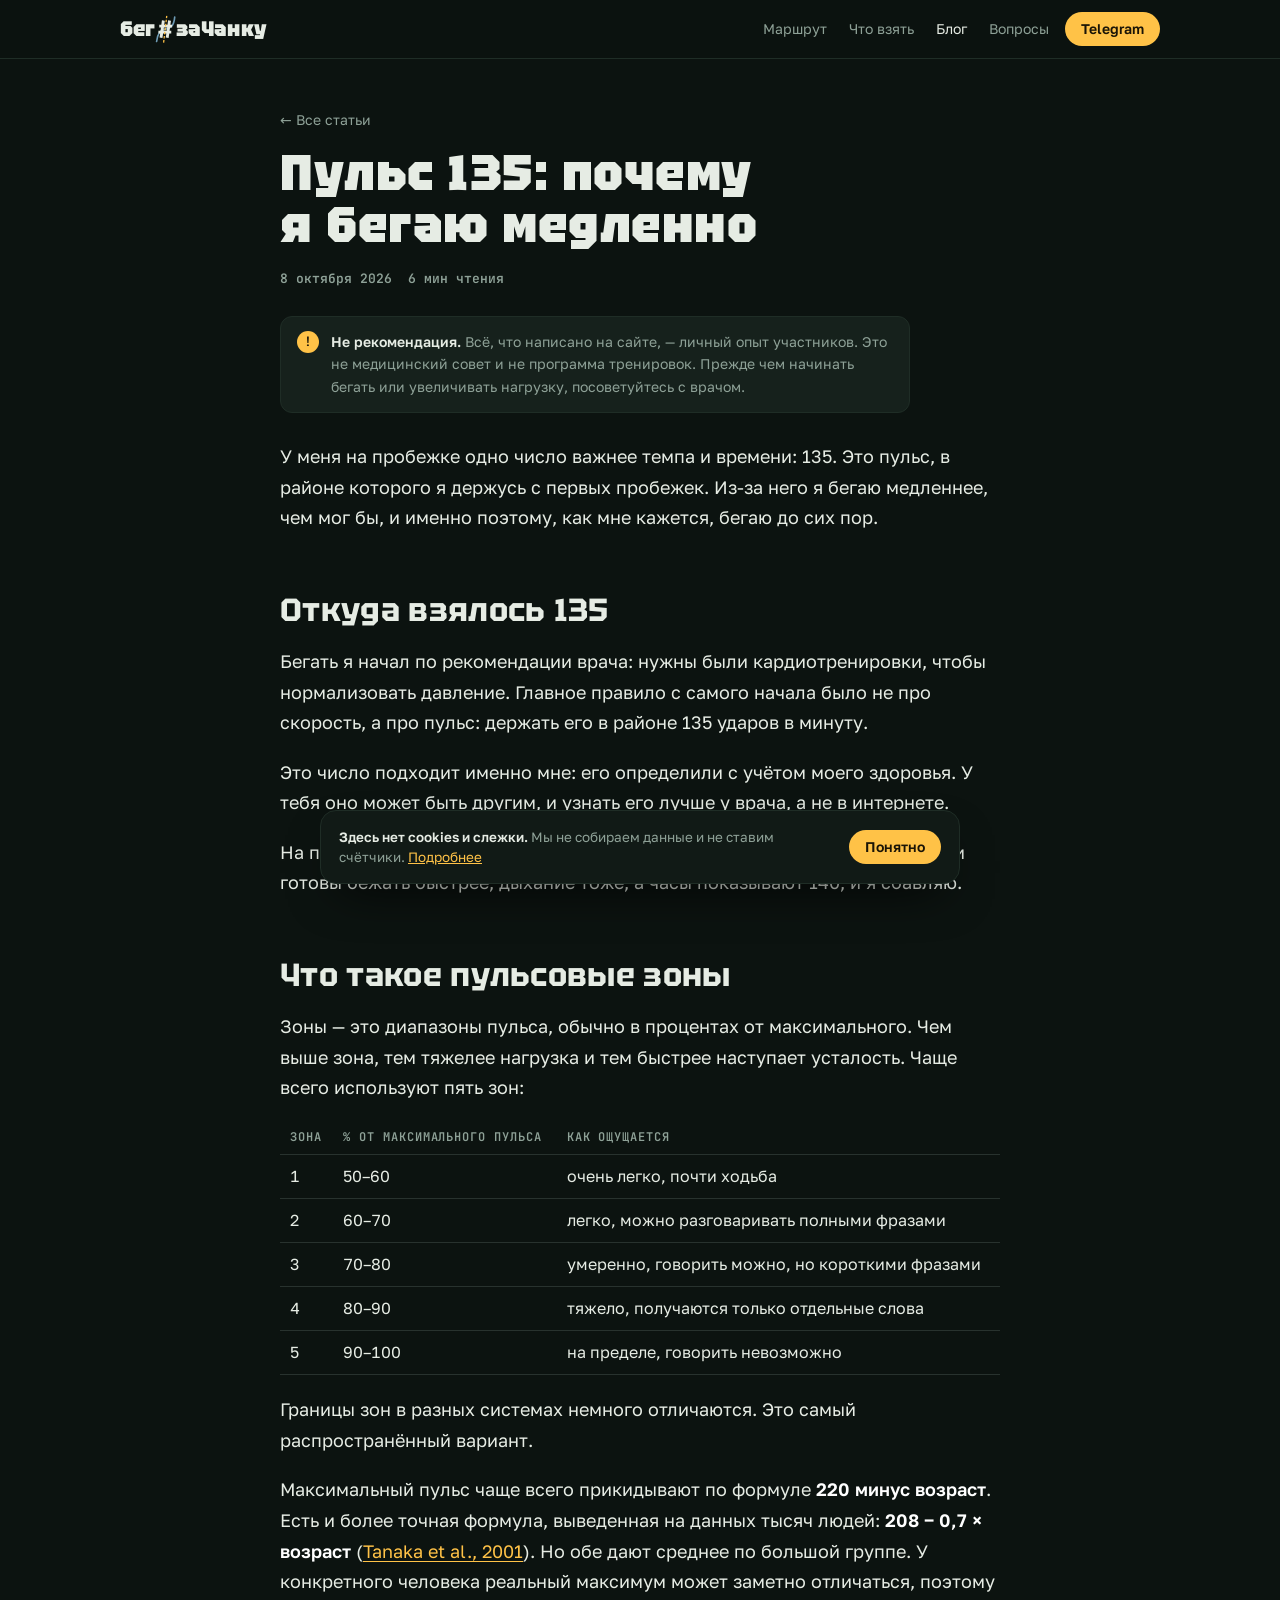
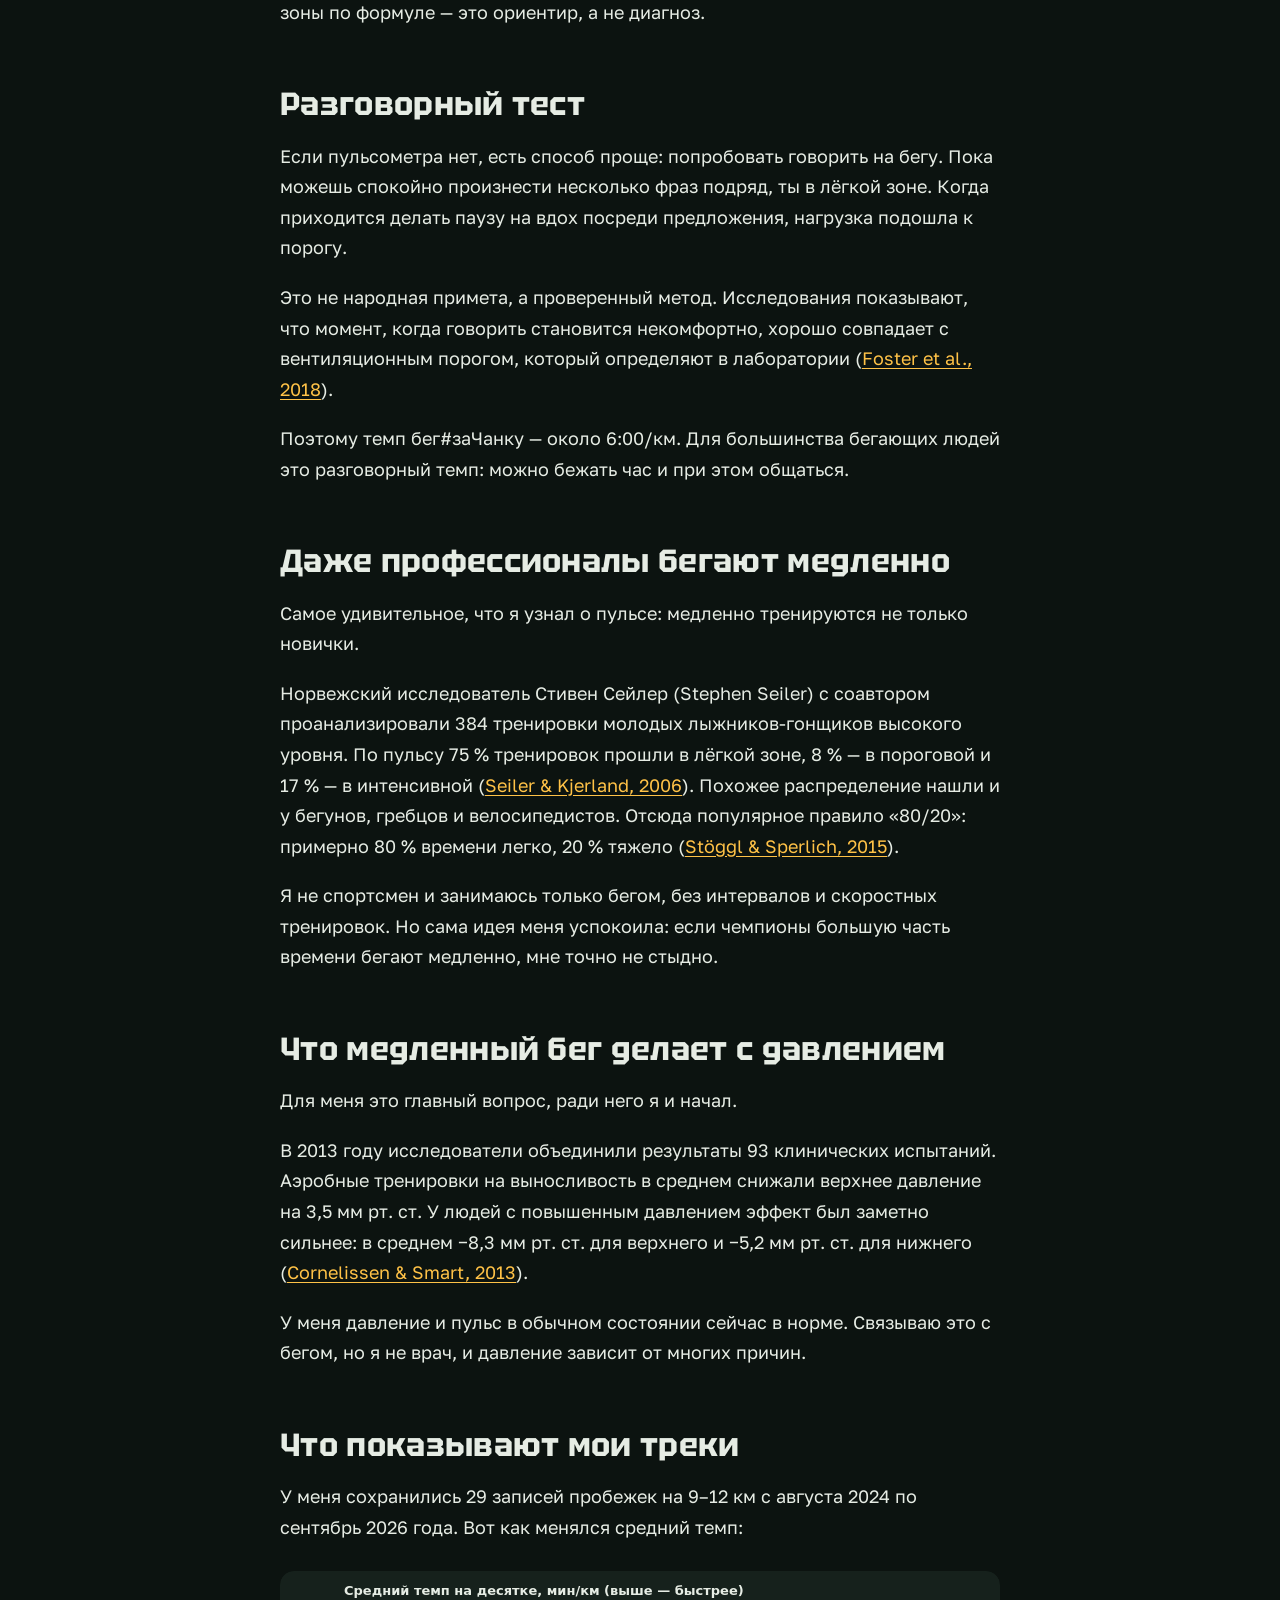
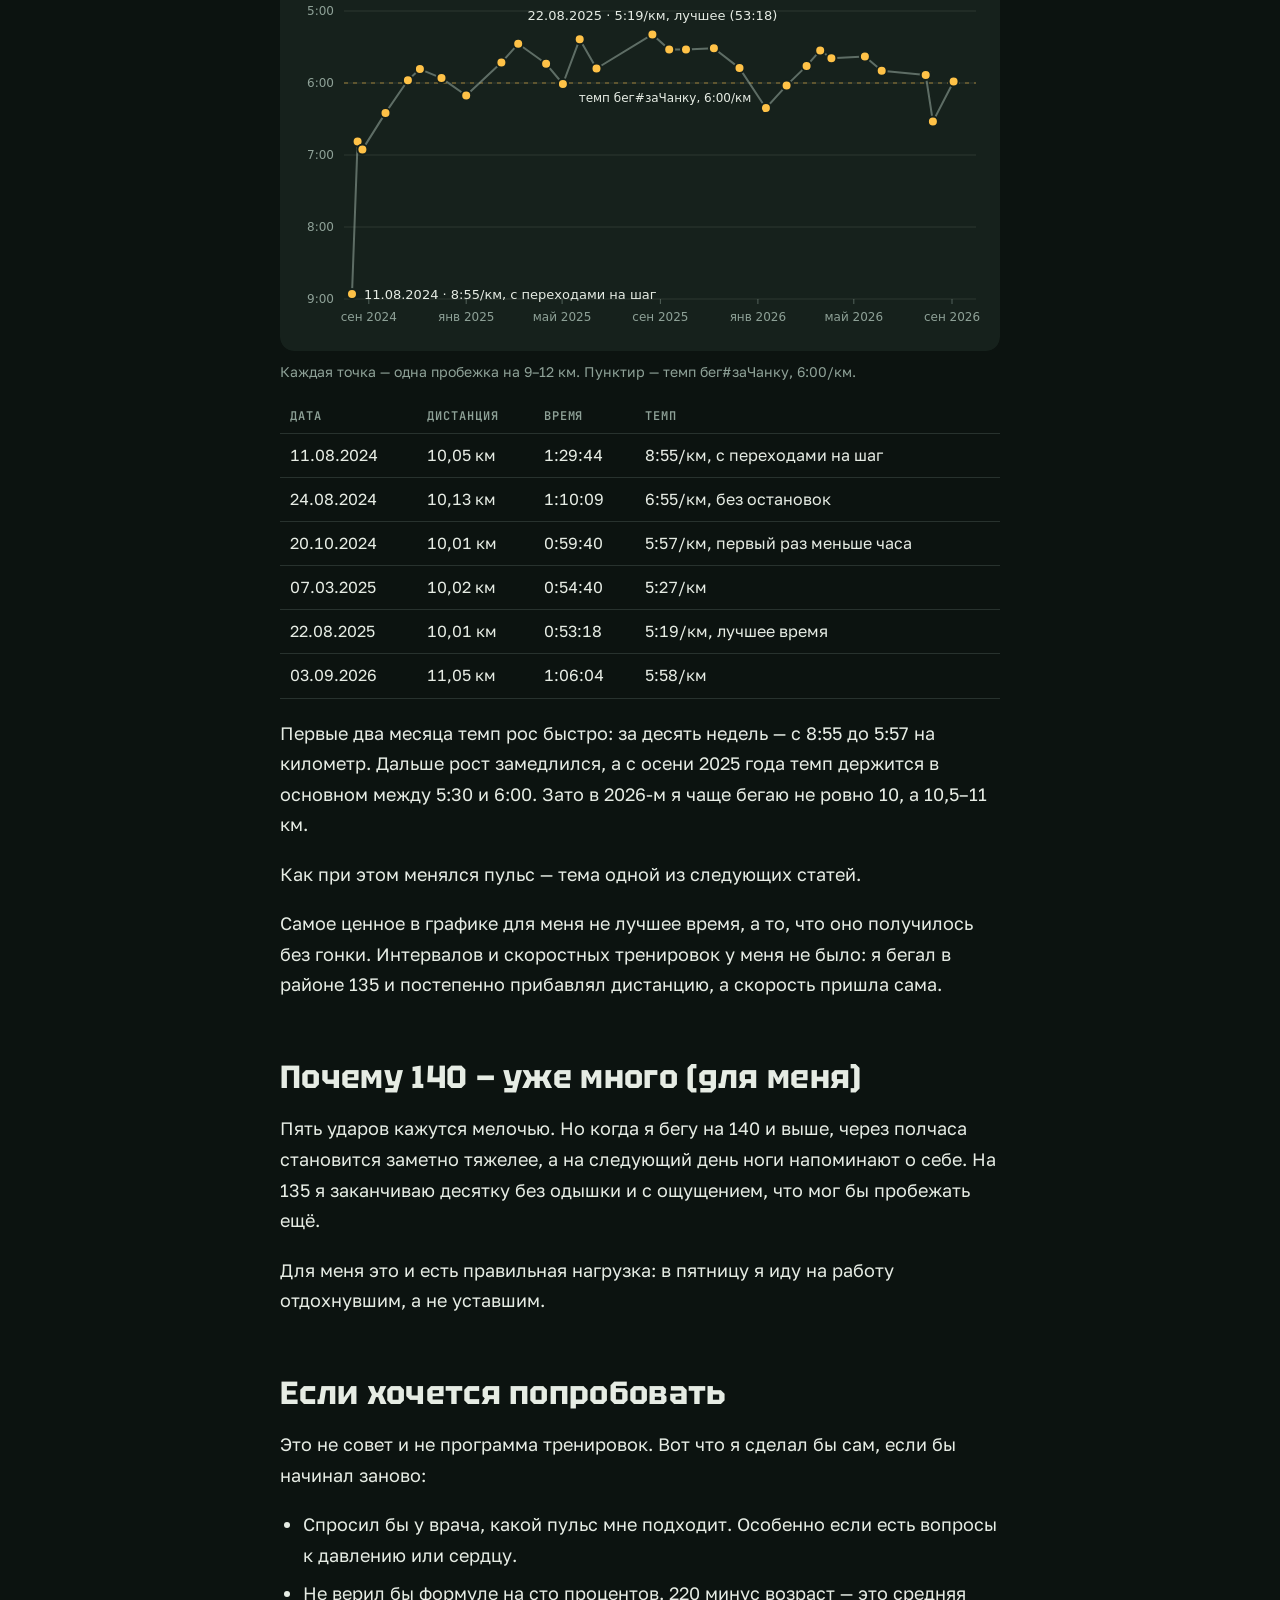
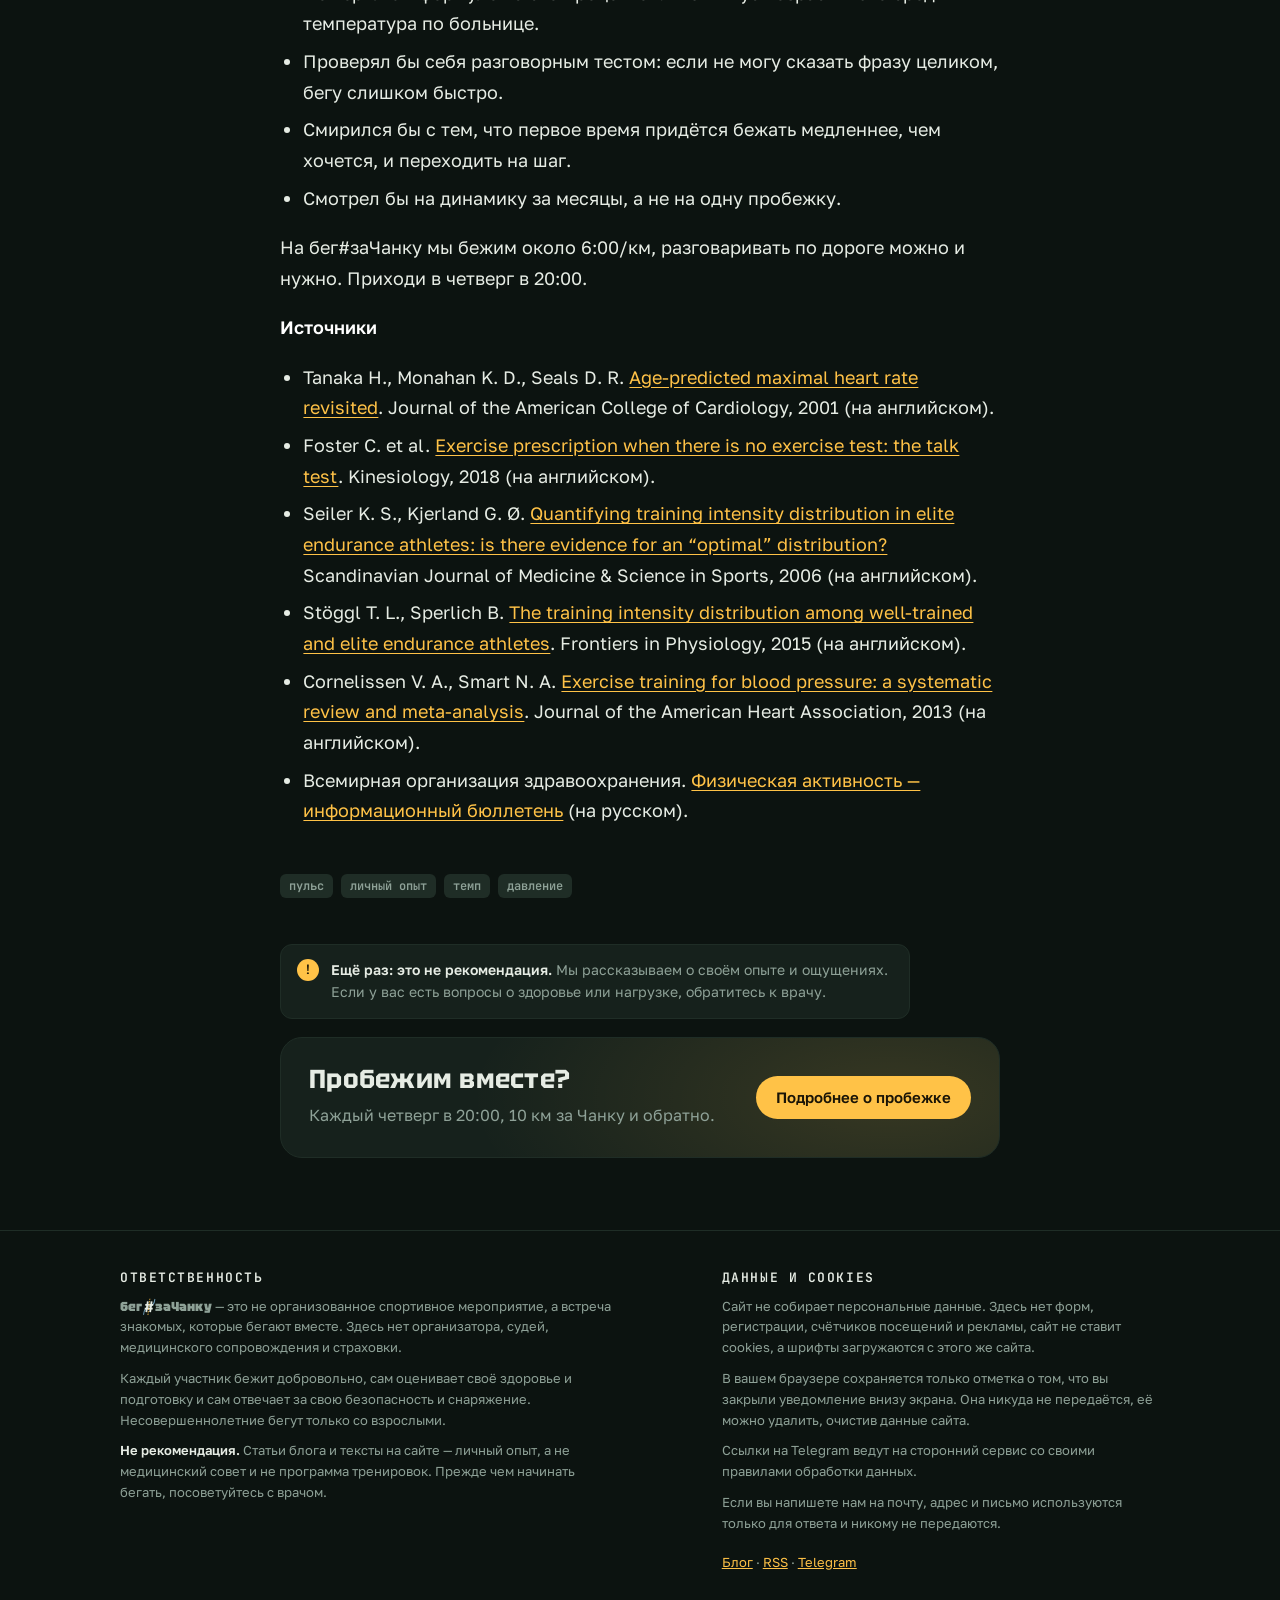
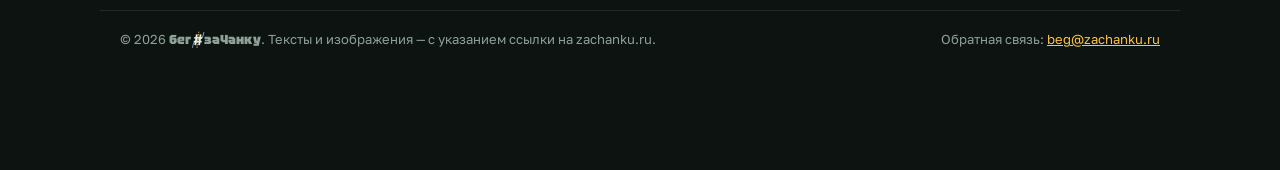
<file: blog/puls-135/index.html>
<!doctype html>
<html lang="ru">
<head>
<meta charset="utf-8">
<meta name="viewport" content="width=device-width,initial-scale=1,viewport-fit=cover">
<title>Пульс 135: почему я бегаю медленно — бег#заЧанку</title>
<meta name="description" content="Два года я держу пульс в районе 135 и бегаю в разговорном темпе. Что такое пульсовые зоны, почему даже профессионалы большую часть времени тренируются медленно и что показывают мои треки. Личный опыт, не рекомендация.">
<link rel="canonical" href="https://zachanku.ru/blog/puls-135/">
<meta property="og:type" content="article">
<meta property="og:site_name" content="бег#заЧанку">
<meta property="og:title" content="Пульс 135: почему я бегаю медленно — бег#заЧанку">
<meta property="og:description" content="Два года я держу пульс в районе 135 и бегаю в разговорном темпе. Что такое пульсовые зоны, почему даже профессионалы большую часть времени тренируются медленно и что показывают мои треки. Личный опыт, не рекомендация.">
<meta property="og:url" content="https://zachanku.ru/blog/puls-135/">
<meta property="og:image" content="https://zachanku.ru/og.png">
<meta property="og:image:width" content="1200"><meta property="og:image:height" content="630">
<meta property="og:locale" content="ru_RU">
<meta name="twitter:card" content="summary_large_image">
<meta name="theme-color" content="#0C1310">
<link rel="icon" href="../../favicon.svg" type="image/svg+xml">
<link rel="alternate" type="application/rss+xml" title="бег#заЧанку — блог" href="https://zachanku.ru/feed.xml">
<link rel="preload" href="../../fonts/tektur-cyrillic-900-normal.woff2" as="font" type="font/woff2" crossorigin>
<link rel="stylesheet" href="../../style.css?v=1238d5d7">
<meta name="yandex-verification" content="72e56fcfef06c54b">
<meta name="google-site-verification" content="7t0e0xvKWA3IDsHYtp95SX0_wBRu3m_1XC_fYd778r8">
<script type="application/ld+json">{"@context": "https://schema.org", "@type": "BlogPosting", "headline": "Пульс 135: почему я бегаю медленно", "description": "Два года я держу пульс в районе 135 и бегаю в разговорном темпе. Что такое пульсовые зоны, почему даже профессионалы большую часть времени тренируются медленно и что показывают мои треки. Личный опыт, не рекомендация.", "datePublished": "2026-10-08", "dateModified": "2026-10-08", "inLanguage": "ru", "author": {"@type": "Organization", "name": "бег#заЧанку", "url": "https://zachanku.ru/"}, "publisher": {"@type": "Organization", "name": "бег#заЧанку", "url": "https://zachanku.ru/"}, "mainEntityOfPage": "https://zachanku.ru/blog/puls-135/", "image": "https://zachanku.ru/og.png", "keywords": "пульс, личный опыт, темп, давление"}</script>
</head>
<body>
<header class="top">
  <div class="wrap">
    <a class="logo" href="../../" title="На главную"><span class="wm" aria-label="бег#заЧанку"><span aria-hidden="true">бег</span><svg class="m" xmlns="http://www.w3.org/2000/svg" viewBox="110 120 560 680" aria-hidden="true" focusable="false"><path d="M175 765 C188 640 242 482 390 456 C545 430 608 352 626 158" fill="none" stroke="#6E9BB5" stroke-width="41" stroke-linecap="round"/><g stroke="#E6ECE4" stroke-width="72"><line x1="343" y1="240" x2="285" y2="672"/><line x1="497" y1="240" x2="439" y2="672"/></g><g stroke="#E6ECE4" stroke-width="70"><line x1="241" y1="380" x2="561" y2="380"/><line x1="220" y1="532" x2="540" y2="532"/></g><line x1="428.7" y1="120" x2="348.5" y2="800" stroke="#FFC247" stroke-width="32" stroke-dasharray="64 38"/></svg><span aria-hidden="true">заЧанку</span></span></a>
    <nav class="nav" aria-label="Основное меню">
      <a class="l" href="../../#route">Маршрут</a>
      <a class="l" href="../../#kit">Что взять</a>
      <a class="l" href="../../blog/" aria-current="page">Блог</a>
      <a class="l" href="../../#faq">Вопросы</a>
    </nav>
    <a class="btn sm tg-top" href="https://t.me/zachanku" target="_blank" rel="noopener">Telegram</a>
  </div>
</header>
<main>
  <article class="article">
    <div class="wrap">
      <p style="margin:40px 0 0"><a class="back" href="../../blog/">← Все статьи</a></p>
      <h1>Пульс 135: почему я бегаю медленно</h1>
      <div class="byline"><span>8 октября 2026</span><span>6 мин чтения</span></div>
      <div class="disclaimer"><p><b>Не рекомендация.</b> Всё, что написано на сайте, — личный опыт участников. Это не медицинский совет и не программа тренировок. Прежде чем начинать бегать или увеличивать нагрузку, посоветуйтесь с врачом.</p></div>
      <div class="prose">
<p>У меня на пробежке одно число важнее темпа и времени: 135. Это пульс, в районе которого я держусь с первых пробежек. Из-за него я бегаю медленнее, чем мог бы, и именно поэтому, как мне кажется, бегаю до сих пор.</p>
<h2>Откуда взялось 135</h2>
<p>Бегать я начал по рекомендации врача: нужны были кардиотренировки, чтобы нормализовать давление. Главное правило с самого начала было не про скорость, а про пульс: держать его в районе 135 ударов в минуту.</p>
<p>Это число подходит именно мне: его определили с учётом моего здоровья. У тебя оно может быть другим, и узнать его лучше у врача, а не в интернете.</p>
<p>На практике правило означает одно: постоянно себя притормаживать. Ноги готовы бежать быстрее, дыхание тоже, а часы показывают 140, и я сбавляю.</p>
<h2>Что такое пульсовые зоны</h2>
<p>Зоны — это диапазоны пульса, обычно в процентах от максимального. Чем выше зона, тем тяжелее нагрузка и тем быстрее наступает усталость. Чаще всего используют пять зон:</p>
<div class="table-wrap">
<table>
<thead>
<tr>
<th>Зона</th>
<th>% от максимального пульса</th>
<th>Как ощущается</th>
</tr>
</thead>
<tbody>
<tr>
<td>1</td>
<td>50–60</td>
<td>очень легко, почти ходьба</td>
</tr>
<tr>
<td>2</td>
<td>60–70</td>
<td>легко, можно разговаривать полными фразами</td>
</tr>
<tr>
<td>3</td>
<td>70–80</td>
<td>умеренно, говорить можно, но короткими фразами</td>
</tr>
<tr>
<td>4</td>
<td>80–90</td>
<td>тяжело, получаются только отдельные слова</td>
</tr>
<tr>
<td>5</td>
<td>90–100</td>
<td>на пределе, говорить невозможно</td>
</tr>
</tbody>
</table>
</div>
<p>Границы зон в разных системах немного отличаются. Это самый распространённый вариант.</p>
<p>Максимальный пульс чаще всего прикидывают по формуле <strong>220 минус возраст</strong>. Есть и более точная формула, выведенная на данных тысяч людей: <strong>208 − 0,7 × возраст</strong> (<a href="https://pubmed.ncbi.nlm.nih.gov/11153730/">Tanaka et al., 2001</a>). Но обе дают среднее по большой группе. У конкретного человека реальный максимум может заметно отличаться, поэтому зоны по формуле — это ориентир, а не диагноз.</p>
<h2>Разговорный тест</h2>
<p>Если пульсометра нет, есть способ проще: попробовать говорить на бегу. Пока можешь спокойно произнести несколько фраз подряд, ты в лёгкой зоне. Когда приходится делать паузу на вдох посреди предложения, нагрузка подошла к порогу.</p>
<p>Это не народная примета, а проверенный метод. Исследования показывают, что момент, когда говорить становится некомфортно, хорошо совпадает с вентиляционным порогом, который определяют в лаборатории (<a href="https://hrcak.srce.hr/en/192696">Foster et al., 2018</a>).</p>
<p>Поэтому темп бег#заЧанку — около 6:00/км. Для большинства бегающих людей это разговорный темп: можно бежать час и при этом общаться.</p>
<h2>Даже профессионалы бегают медленно</h2>
<p>Самое удивительное, что я узнал о пульсе: медленно тренируются не только новички.</p>
<p>Норвежский исследователь Стивен Сейлер (Stephen Seiler) с соавтором проанализировали 384 тренировки молодых лыжников-гонщиков высокого уровня. По пульсу 75 % тренировок прошли в лёгкой зоне, 8 % — в пороговой и 17 % — в интенсивной (<a href="https://doi.org/10.1111/j.1600-0838.2004.00418.x">Seiler &amp; Kjerland, 2006</a>). Похожее распределение нашли и у бегунов, гребцов и велосипедистов. Отсюда популярное правило «80/20»: примерно 80 % времени легко, 20 % тяжело (<a href="https://doi.org/10.3389/fphys.2015.00295">Stöggl &amp; Sperlich, 2015</a>).</p>
<p>Я не спортсмен и занимаюсь только бегом, без интервалов и скоростных тренировок. Но сама идея меня успокоила: если чемпионы большую часть времени бегают медленно, мне точно не стыдно.</p>
<h2>Что медленный бег делает с давлением</h2>
<p>Для меня это главный вопрос, ради него я и начал.</p>
<p>В 2013 году исследователи объединили результаты 93 клинических испытаний. Аэробные тренировки на выносливость в среднем снижали верхнее давление на 3,5 мм рт. ст. У людей с повышенным давлением эффект был заметно сильнее: в среднем −8,3 мм рт. ст. для верхнего и −5,2 мм рт. ст. для нижнего (<a href="https://doi.org/10.1161/JAHA.112.004473">Cornelissen &amp; Smart, 2013</a>).</p>
<p>У меня давление и пульс в обычном состоянии сейчас в норме. Связываю это с бегом, но я не врач, и давление зависит от многих причин.</p>
<h2>Что показывают мои треки</h2>
<p>У меня сохранились 29 записей пробежек на 9–12 км с августа 2024 по сентябрь 2026 года. Вот как менялся средний темп:</p>
<figure>
<img src="/img/blog/puls-135-temp.svg" alt="График среднего темпа на десятке с августа 2024 по сентябрь 2026 года: от 8:55 до 5:19 на километр, потом в основном от 5:30 до 6:00" width="720" height="380" loading="lazy">
<figcaption>Каждая точка — одна пробежка на 9–12 км. Пунктир — темп бег#заЧанку, 6:00/км.</figcaption>
</figure>

<div class="table-wrap">
<table>
<thead>
<tr>
<th>Дата</th>
<th>Дистанция</th>
<th>Время</th>
<th>Темп</th>
</tr>
</thead>
<tbody>
<tr>
<td>11.08.2024</td>
<td>10,05 км</td>
<td>1:29:44</td>
<td>8:55/км, с переходами на шаг</td>
</tr>
<tr>
<td>24.08.2024</td>
<td>10,13 км</td>
<td>1:10:09</td>
<td>6:55/км, без остановок</td>
</tr>
<tr>
<td>20.10.2024</td>
<td>10,01 км</td>
<td>0:59:40</td>
<td>5:57/км, первый раз меньше часа</td>
</tr>
<tr>
<td>07.03.2025</td>
<td>10,02 км</td>
<td>0:54:40</td>
<td>5:27/км</td>
</tr>
<tr>
<td>22.08.2025</td>
<td>10,01 км</td>
<td>0:53:18</td>
<td>5:19/км, лучшее время</td>
</tr>
<tr>
<td>03.09.2026</td>
<td>11,05 км</td>
<td>1:06:04</td>
<td>5:58/км</td>
</tr>
</tbody>
</table>
</div>
<p>Первые два месяца темп рос быстро: за десять недель — с 8:55 до 5:57 на километр. Дальше рост замедлился, а с осени 2025 года темп держится в основном между 5:30 и 6:00. Зато в 2026-м я чаще бегаю не ровно 10, а 10,5–11 км.</p>
<p>Как при этом менялся пульс — тема одной из следующих статей.</p>
<p>Самое ценное в графике для меня не лучшее время, а то, что оно получилось без гонки. Интервалов и скоростных тренировок у меня не было: я бегал в районе 135 и постепенно прибавлял дистанцию, а скорость пришла сама.</p>
<h2>Почему 140 — уже много (для меня)</h2>
<p>Пять ударов кажутся мелочью. Но когда я бегу на 140 и выше, через полчаса становится заметно тяжелее, а на следующий день ноги напоминают о себе. На 135 я заканчиваю десятку без одышки и с ощущением, что мог бы пробежать ещё.</p>
<p>Для меня это и есть правильная нагрузка: в пятницу я иду на работу отдохнувшим, а не уставшим.</p>
<h2>Если хочется попробовать</h2>
<p>Это не совет и не программа тренировок. Вот что я сделал бы сам, если бы начинал заново:</p>
<ul>
<li>Спросил бы у врача, какой пульс мне подходит. Особенно если есть вопросы к давлению или сердцу.</li>
<li>Не верил бы формуле на сто процентов. 220 минус возраст — это средняя температура по больнице.</li>
<li>Проверял бы себя разговорным тестом: если не могу сказать фразу целиком, бегу слишком быстро.</li>
<li>Смирился бы с тем, что первое время придётся бежать медленнее, чем хочется, и переходить на шаг.</li>
<li>Смотрел бы на динамику за месяцы, а не на одну пробежку.</li>
</ul>
<p>На бег#заЧанку мы бежим около 6:00/км, разговаривать по дороге можно и нужно. Приходи в четверг в 20:00.</p>
<p><strong>Источники</strong></p>
<ul>
<li>Tanaka H., Monahan K. D., Seals D. R. <a href="https://pubmed.ncbi.nlm.nih.gov/11153730/">Age-predicted maximal heart rate revisited</a>. Journal of the American College of Cardiology, 2001 (на английском).</li>
<li>Foster C. et al. <a href="https://hrcak.srce.hr/en/192696">Exercise prescription when there is no exercise test: the talk test</a>. Kinesiology, 2018 (на английском).</li>
<li>Seiler K. S., Kjerland G. Ø. <a href="https://doi.org/10.1111/j.1600-0838.2004.00418.x">Quantifying training intensity distribution in elite endurance athletes: is there evidence for an “optimal” distribution?</a> Scandinavian Journal of Medicine &amp; Science in Sports, 2006 (на английском).</li>
<li>Stöggl T. L., Sperlich B. <a href="https://doi.org/10.3389/fphys.2015.00295">The training intensity distribution among well-trained and elite endurance athletes</a>. Frontiers in Physiology, 2015 (на английском).</li>
<li>Cornelissen V. A., Smart N. A. <a href="https://doi.org/10.1161/JAHA.112.004473">Exercise training for blood pressure: a systematic review and meta-analysis</a>. Journal of the American Heart Association, 2013 (на английском).</li>
<li>Всемирная организация здравоохранения. <a href="https://www.who.int/ru/news-room/fact-sheets/detail/physical-activity">Физическая активность — информационный бюллетень</a> (на русском).</li>
</ul>
      </div>
      <div class="article-end">
        <div class="tags"><span>пульс</span><span>личный опыт</span><span>темп</span><span>давление</span></div>
        <div class="disclaimer"><p><b>Ещё раз: это не рекомендация.</b> Мы рассказываем о своём опыте и ощущениях. Если у вас есть вопросы о здоровье или нагрузке, обратитесь к врачу.</p></div>
        <div class="join" style="padding:28px">
          <div><h2 style="font-size:26px">Пробежим вместе?</h2><p>Каждый четверг в 20:00, 10 км за Чанку и обратно.</p></div>
          <a class="btn" href="../../">Подробнее о пробежке</a>
        </div>
      </div>
    </div>
  </article>
</main>
<footer>
  <div class="wrap cols">
    <div>
      <h3>Ответственность</h3>
      <p><span class="wm" aria-label="бег#заЧанку"><span aria-hidden="true">бег</span><svg class="m" xmlns="http://www.w3.org/2000/svg" viewBox="110 120 560 680" aria-hidden="true" focusable="false"><path d="M175 765 C188 640 242 482 390 456 C545 430 608 352 626 158" fill="none" stroke="#6E9BB5" stroke-width="41" stroke-linecap="round"/><g stroke="#E6ECE4" stroke-width="72"><line x1="343" y1="240" x2="285" y2="672"/><line x1="497" y1="240" x2="439" y2="672"/></g><g stroke="#E6ECE4" stroke-width="70"><line x1="241" y1="380" x2="561" y2="380"/><line x1="220" y1="532" x2="540" y2="532"/></g><line x1="428.7" y1="120" x2="348.5" y2="800" stroke="#FFC247" stroke-width="32" stroke-dasharray="64 38"/></svg><span aria-hidden="true">заЧанку</span></span> — это не организованное спортивное мероприятие, а встреча знакомых, которые бегают вместе. Здесь нет организатора, судей, медицинского сопровождения и страховки.</p>
      <p>Каждый участник бежит добровольно, сам оценивает своё здоровье и подготовку и сам отвечает за свою безопасность и снаряжение. Несовершеннолетние бегут только со взрослыми.</p>
      <p><b style="color:var(--pine)">Не рекомендация.</b> Статьи блога и тексты на сайте — личный опыт, а не медицинский совет и не программа тренировок. Прежде чем начинать бегать, посоветуйтесь с врачом.</p>
    </div>
    <div id="privacy">
      <h3>Данные и cookies</h3>
      <p>Сайт не собирает персональные данные. Здесь нет форм, регистрации, счётчиков посещений и рекламы, сайт не ставит cookies, а шрифты загружаются с этого же сайта.</p>
      <p>В вашем браузере сохраняется только отметка о том, что вы закрыли уведомление внизу экрана. Она никуда не передаётся, её можно удалить, очистив данные сайта.</p>
      <p>Ссылки на Telegram ведут на сторонний сервис со своими правилами обработки данных.</p>
      <p>Если вы напишете нам на почту, адрес и письмо используются только для ответа и никому не передаются.</p>
      <p style="margin-top:18px"><a href="../../blog/">Блог</a> · <a href="https://zachanku.ru/feed.xml">RSS</a> · <a href="https://t.me/zachanku" target="_blank" rel="noopener">Telegram</a></p>
    </div>
  </div>
  <div class="wrap foot-bottom">
    <span>© 2026 <span class="wm" aria-label="бег#заЧанку"><span aria-hidden="true">бег</span><svg class="m" xmlns="http://www.w3.org/2000/svg" viewBox="110 120 560 680" aria-hidden="true" focusable="false"><path d="M175 765 C188 640 242 482 390 456 C545 430 608 352 626 158" fill="none" stroke="#6E9BB5" stroke-width="41" stroke-linecap="round"/><g stroke="#E6ECE4" stroke-width="72"><line x1="343" y1="240" x2="285" y2="672"/><line x1="497" y1="240" x2="439" y2="672"/></g><g stroke="#E6ECE4" stroke-width="70"><line x1="241" y1="380" x2="561" y2="380"/><line x1="220" y1="532" x2="540" y2="532"/></g><line x1="428.7" y1="120" x2="348.5" y2="800" stroke="#FFC247" stroke-width="32" stroke-dasharray="64 38"/></svg><span aria-hidden="true">заЧанку</span></span>. Тексты и изображения — с указанием ссылки на zachanku.ru.</span>
    <span>Обратная связь: <a href="mailto:beg@zachanku.ru">beg@zachanku.ru</a></span>
  </div>
</footer>
<div class="notice" id="notice" role="region" aria-label="Уведомление о данных" hidden>
  <p><b>Здесь нет cookies и слежки.</b> Мы не собираем данные и не ставим счётчики. <a href="#privacy">Подробнее</a></p>
  <button class="btn sm" id="noticeOk" type="button">Понятно</button>
</div>
<script src="../../main.js?v=bcca39fd" defer></script>
</body>
</html>
</file>
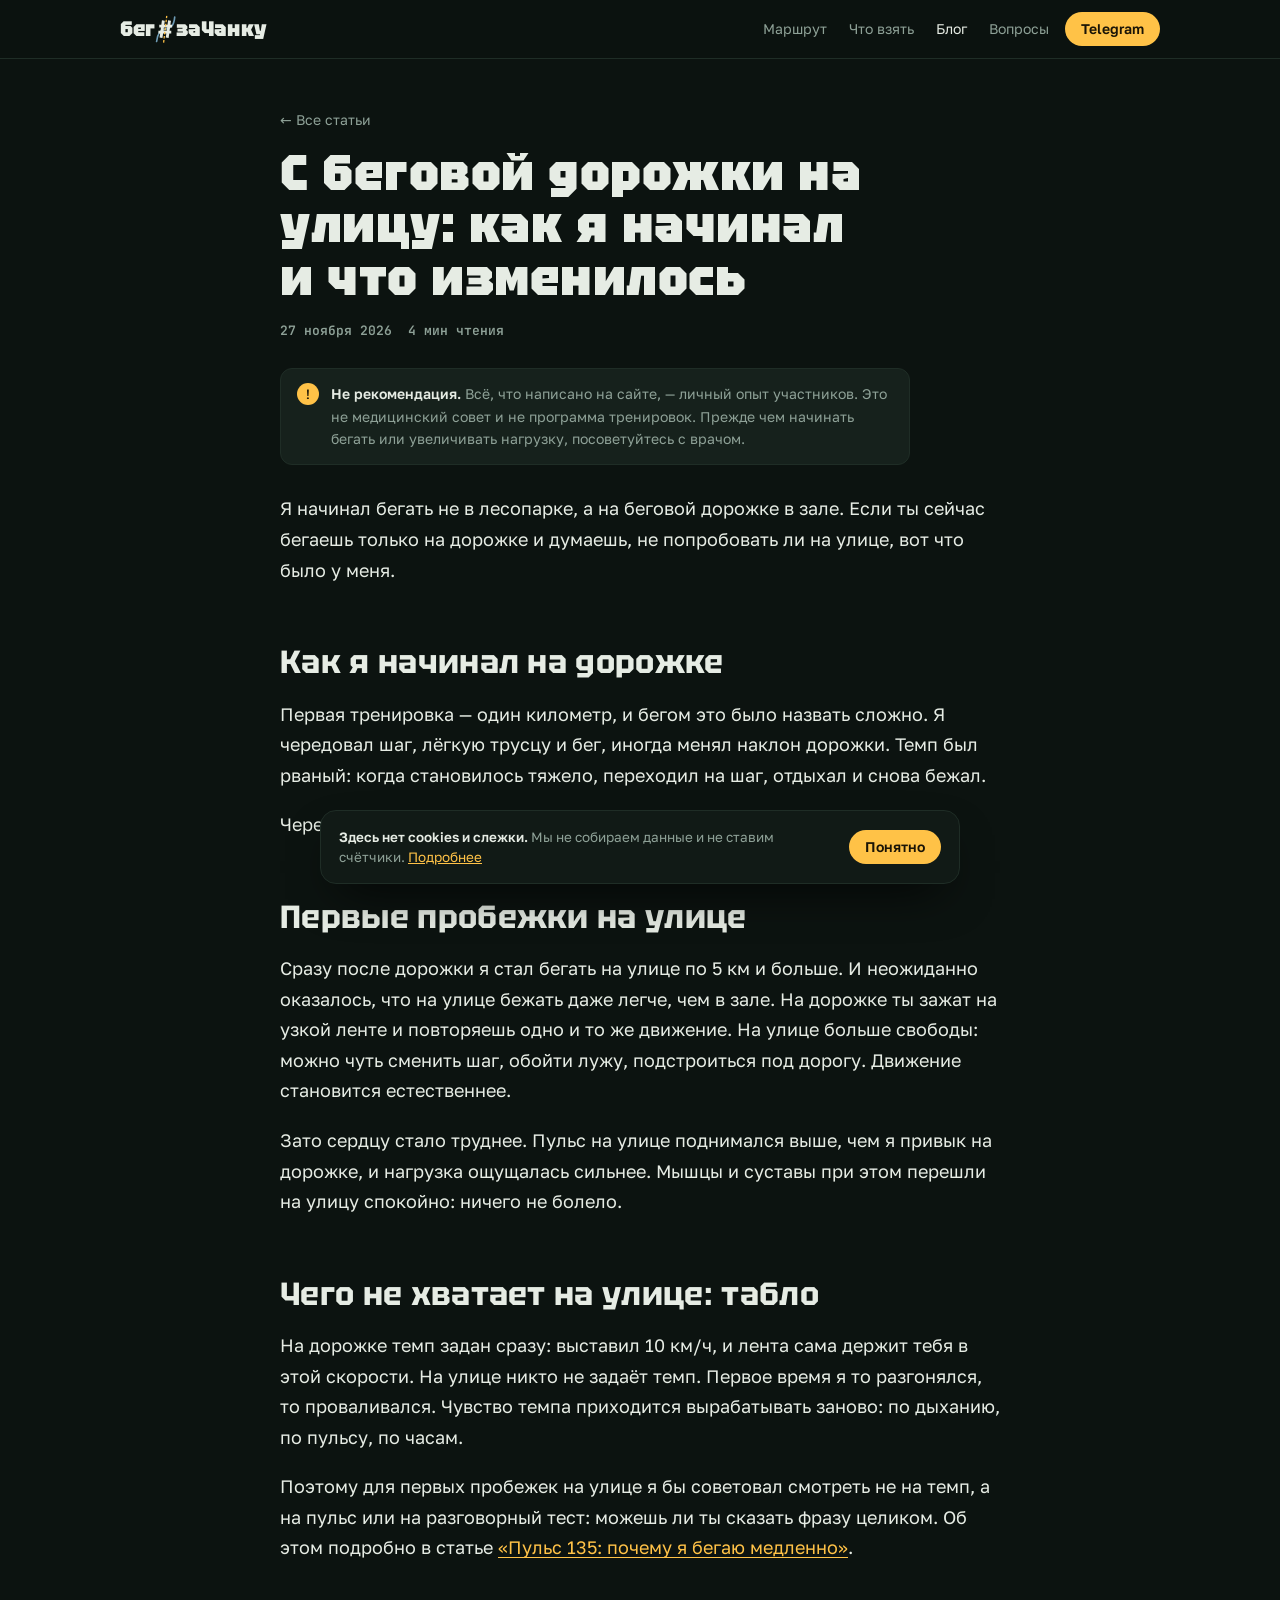
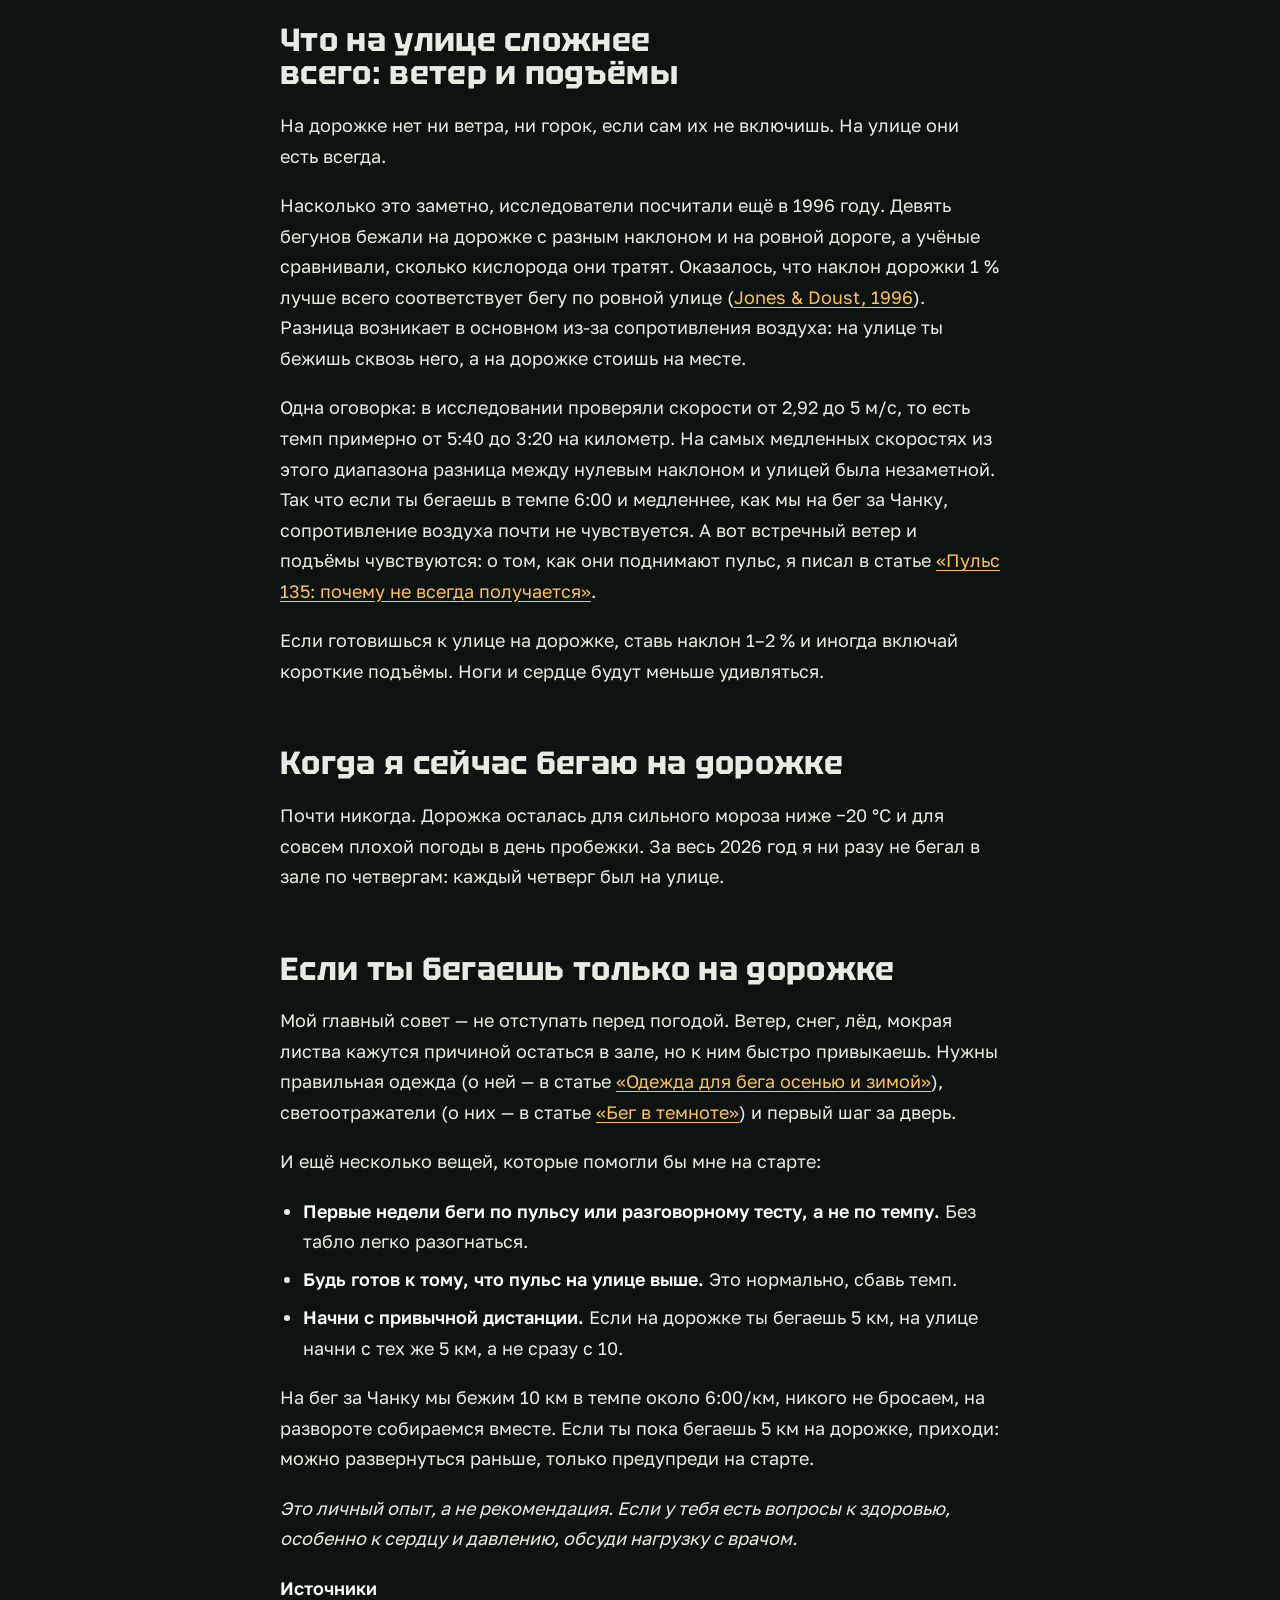
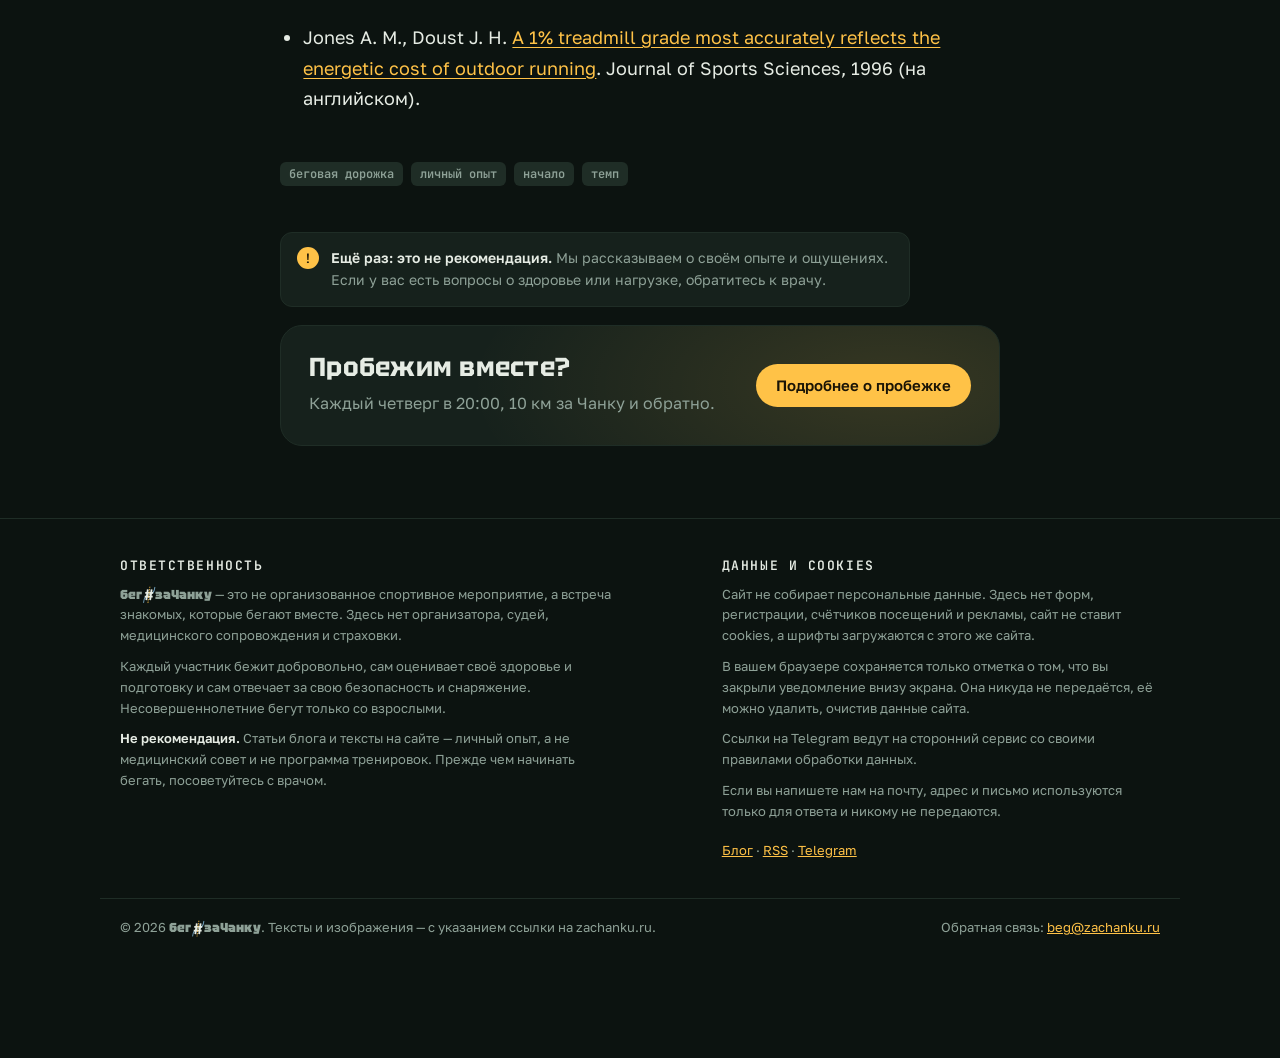
<file: blog/s-dorozhki-na-ulitsu/index.html>
<!doctype html>
<html lang="ru">
<head>
<meta charset="utf-8">
<meta name="viewport" content="width=device-width,initial-scale=1,viewport-fit=cover">
<title>С беговой дорожки на улицу: как я начинал и что изменилось — бег#заЧанку</title>
<meta name="description" content="Я начинал бегать на дорожке в зале: с одного километра вперемешку с шагом. Чем улица отличается от дорожки, почему держать темп без табло сложнее и что делать с ветром и подъёмами. Личный опыт, не рекомендация.">
<link rel="canonical" href="https://zachanku.ru/blog/s-dorozhki-na-ulitsu/">
<meta property="og:type" content="article">
<meta property="og:site_name" content="бег#заЧанку">
<meta property="og:title" content="С беговой дорожки на улицу: как я начинал и что изменилось — бег#заЧанку">
<meta property="og:description" content="Я начинал бегать на дорожке в зале: с одного километра вперемешку с шагом. Чем улица отличается от дорожки, почему держать темп без табло сложнее и что делать с ветром и подъёмами. Личный опыт, не рекомендация.">
<meta property="og:url" content="https://zachanku.ru/blog/s-dorozhki-na-ulitsu/">
<meta property="og:image" content="https://zachanku.ru/og.png">
<meta property="og:image:width" content="1200"><meta property="og:image:height" content="630">
<meta property="og:locale" content="ru_RU">
<meta name="twitter:card" content="summary_large_image">
<meta name="theme-color" content="#0C1310">
<link rel="icon" href="../../favicon.svg" type="image/svg+xml">
<link rel="alternate" type="application/rss+xml" title="бег#заЧанку — блог" href="https://zachanku.ru/feed.xml">
<link rel="preload" href="../../fonts/tektur-cyrillic-900-normal.woff2" as="font" type="font/woff2" crossorigin>
<link rel="stylesheet" href="../../style.css?v=1238d5d7">
<meta name="yandex-verification" content="72e56fcfef06c54b">
<meta name="google-site-verification" content="7t0e0xvKWA3IDsHYtp95SX0_wBRu3m_1XC_fYd778r8">
<script type="application/ld+json">{"@context": "https://schema.org", "@type": "BlogPosting", "headline": "С беговой дорожки на улицу: как я начинал и что изменилось", "description": "Я начинал бегать на дорожке в зале: с одного километра вперемешку с шагом. Чем улица отличается от дорожки, почему держать темп без табло сложнее и что делать с ветром и подъёмами. Личный опыт, не рекомендация.", "datePublished": "2026-11-27", "dateModified": "2026-11-27", "inLanguage": "ru", "author": {"@type": "Organization", "name": "бег#заЧанку", "url": "https://zachanku.ru/"}, "publisher": {"@type": "Organization", "name": "бег#заЧанку", "url": "https://zachanku.ru/"}, "mainEntityOfPage": "https://zachanku.ru/blog/s-dorozhki-na-ulitsu/", "image": "https://zachanku.ru/og.png", "keywords": "беговая дорожка, личный опыт, начало, темп"}</script>
</head>
<body>
<header class="top">
  <div class="wrap">
    <a class="logo" href="../../" title="На главную"><span class="wm" aria-label="бег#заЧанку"><span aria-hidden="true">бег</span><svg class="m" xmlns="http://www.w3.org/2000/svg" viewBox="110 120 560 680" aria-hidden="true" focusable="false"><path d="M175 765 C188 640 242 482 390 456 C545 430 608 352 626 158" fill="none" stroke="#6E9BB5" stroke-width="41" stroke-linecap="round"/><g stroke="#E6ECE4" stroke-width="72"><line x1="343" y1="240" x2="285" y2="672"/><line x1="497" y1="240" x2="439" y2="672"/></g><g stroke="#E6ECE4" stroke-width="70"><line x1="241" y1="380" x2="561" y2="380"/><line x1="220" y1="532" x2="540" y2="532"/></g><line x1="428.7" y1="120" x2="348.5" y2="800" stroke="#FFC247" stroke-width="32" stroke-dasharray="64 38"/></svg><span aria-hidden="true">заЧанку</span></span></a>
    <nav class="nav" aria-label="Основное меню">
      <a class="l" href="../../#route">Маршрут</a>
      <a class="l" href="../../#kit">Что взять</a>
      <a class="l" href="../../blog/" aria-current="page">Блог</a>
      <a class="l" href="../../#faq">Вопросы</a>
    </nav>
    <a class="btn sm tg-top" href="https://t.me/zachanku" target="_blank" rel="noopener">Telegram</a>
  </div>
</header>
<main>
  <article class="article">
    <div class="wrap">
      <p style="margin:40px 0 0"><a class="back" href="../../blog/">← Все статьи</a></p>
      <h1>С беговой дорожки на улицу: как я начинал и что изменилось</h1>
      <div class="byline"><span>27 ноября 2026</span><span>4 мин чтения</span></div>
      <div class="disclaimer"><p><b>Не рекомендация.</b> Всё, что написано на сайте, — личный опыт участников. Это не медицинский совет и не программа тренировок. Прежде чем начинать бегать или увеличивать нагрузку, посоветуйтесь с врачом.</p></div>
      <div class="prose">
<p>Я начинал бегать не в лесопарке, а на беговой дорожке в зале. Если ты сейчас бегаешь только на дорожке и думаешь, не попробовать ли на улице, вот что было у меня.</p>
<h2>Как я начинал на дорожке</h2>
<p>Первая тренировка — один километр, и бегом это было назвать сложно. Я чередовал шаг, лёгкую трусцу и бег, иногда менял наклон дорожки. Темп был рваный: когда становилось тяжело, переходил на шаг, отдыхал и снова бежал.</p>
<p>Через три-четыре месяца я уже бегал по 5 км.</p>
<h2>Первые пробежки на улице</h2>
<p>Сразу после дорожки я стал бегать на улице по 5 км и больше. И неожиданно оказалось, что на улице бежать даже легче, чем в зале. На дорожке ты зажат на узкой ленте и повторяешь одно и то же движение. На улице больше свободы: можно чуть сменить шаг, обойти лужу, подстроиться под дорогу. Движение становится естественнее.</p>
<p>Зато сердцу стало труднее. Пульс на улице поднимался выше, чем я привык на дорожке, и нагрузка ощущалась сильнее. Мышцы и суставы при этом перешли на улицу спокойно: ничего не болело.</p>
<h2>Чего не хватает на улице: табло</h2>
<p>На дорожке темп задан сразу: выставил 10 км/ч, и лента сама держит тебя в этой скорости. На улице никто не задаёт темп. Первое время я то разгонялся, то проваливался. Чувство темпа приходится вырабатывать заново: по дыханию, по пульсу, по часам.</p>
<p>Поэтому для первых пробежек на улице я бы советовал смотреть не на темп, а на пульс или на разговорный тест: можешь ли ты сказать фразу целиком. Об этом подробно в статье <a href="/blog/puls-135/">«Пульс 135: почему я бегаю медленно»</a>.</p>
<h2>Что на улице сложнее всего: ветер и подъёмы</h2>
<p>На дорожке нет ни ветра, ни горок, если сам их не включишь. На улице они есть всегда.</p>
<p>Насколько это заметно, исследователи посчитали ещё в 1996 году. Девять бегунов бежали на дорожке с разным наклоном и на ровной дороге, а учёные сравнивали, сколько кислорода они тратят. Оказалось, что наклон дорожки 1 % лучше всего соответствует бегу по ровной улице (<a href="https://read.qxmd.com/read/8887211/a-1-treadmill-grade-most-accurately-reflects-the-energetic-cost-of-outdoor-running">Jones &amp; Doust, 1996</a>). Разница возникает в основном из-за сопротивления воздуха: на улице ты бежишь сквозь него, а на дорожке стоишь на месте.</p>
<p>Одна оговорка: в исследовании проверяли скорости от 2,92 до 5 м/с, то есть темп примерно от 5:40 до 3:20 на километр. На самых медленных скоростях из этого диапазона разница между нулевым наклоном и улицей была незаметной. Так что если ты бегаешь в темпе 6:00 и медленнее, как мы на бег за Чанку, сопротивление воздуха почти не чувствуется. А вот встречный ветер и подъёмы чувствуются: о том, как они поднимают пульс, я писал в статье <a href="/blog/puls-135-ne-vsegda/">«Пульс 135: почему не всегда получается»</a>.</p>
<p>Если готовишься к улице на дорожке, ставь наклон 1–2 % и иногда включай короткие подъёмы. Ноги и сердце будут меньше удивляться.</p>
<h2>Когда я сейчас бегаю на дорожке</h2>
<p>Почти никогда. Дорожка осталась для сильного мороза ниже −20 °C и для совсем плохой погоды в день пробежки. За весь 2026 год я ни разу не бегал в зале по четвергам: каждый четверг был на улице.</p>
<h2>Если ты бегаешь только на дорожке</h2>
<p>Мой главный совет — не отступать перед погодой. Ветер, снег, лёд, мокрая листва кажутся причиной остаться в зале, но к ним быстро привыкаешь. Нужны правильная одежда (о ней — в статье <a href="/blog/odezhda-dlya-bega-zimoy/">«Одежда для бега осенью и зимой»</a>), светоотражатели (о них — в статье <a href="/blog/beg-v-temnote/">«Бег в темноте»</a>) и первый шаг за дверь.</p>
<p>И ещё несколько вещей, которые помогли бы мне на старте:</p>
<ul>
<li><strong>Первые недели беги по пульсу или разговорному тесту, а не по темпу.</strong> Без табло легко разогнаться.</li>
<li><strong>Будь готов к тому, что пульс на улице выше.</strong> Это нормально, сбавь темп.</li>
<li><strong>Начни с привычной дистанции.</strong> Если на дорожке ты бегаешь 5 км, на улице начни с тех же 5 км, а не сразу с 10.</li>
</ul>
<p>На бег за Чанку мы бежим 10 км в темпе около 6:00/км, никого не бросаем, на развороте собираемся вместе. Если ты пока бегаешь 5 км на дорожке, приходи: можно развернуться раньше, только предупреди на старте.</p>
<p><em>Это личный опыт, а не рекомендация. Если у тебя есть вопросы к здоровью, особенно к сердцу и давлению, обсуди нагрузку с врачом.</em></p>
<p><strong>Источники</strong></p>
<ul>
<li>Jones A. M., Doust J. H. <a href="https://read.qxmd.com/read/8887211/a-1-treadmill-grade-most-accurately-reflects-the-energetic-cost-of-outdoor-running">A 1% treadmill grade most accurately reflects the energetic cost of outdoor running</a>. Journal of Sports Sciences, 1996 (на английском).</li>
</ul>
      </div>
      <div class="article-end">
        <div class="tags"><span>беговая дорожка</span><span>личный опыт</span><span>начало</span><span>темп</span></div>
        <div class="disclaimer"><p><b>Ещё раз: это не рекомендация.</b> Мы рассказываем о своём опыте и ощущениях. Если у вас есть вопросы о здоровье или нагрузке, обратитесь к врачу.</p></div>
        <div class="join" style="padding:28px">
          <div><h2 style="font-size:26px">Пробежим вместе?</h2><p>Каждый четверг в 20:00, 10 км за Чанку и обратно.</p></div>
          <a class="btn" href="../../">Подробнее о пробежке</a>
        </div>
      </div>
    </div>
  </article>
</main>
<footer>
  <div class="wrap cols">
    <div>
      <h3>Ответственность</h3>
      <p><span class="wm" aria-label="бег#заЧанку"><span aria-hidden="true">бег</span><svg class="m" xmlns="http://www.w3.org/2000/svg" viewBox="110 120 560 680" aria-hidden="true" focusable="false"><path d="M175 765 C188 640 242 482 390 456 C545 430 608 352 626 158" fill="none" stroke="#6E9BB5" stroke-width="41" stroke-linecap="round"/><g stroke="#E6ECE4" stroke-width="72"><line x1="343" y1="240" x2="285" y2="672"/><line x1="497" y1="240" x2="439" y2="672"/></g><g stroke="#E6ECE4" stroke-width="70"><line x1="241" y1="380" x2="561" y2="380"/><line x1="220" y1="532" x2="540" y2="532"/></g><line x1="428.7" y1="120" x2="348.5" y2="800" stroke="#FFC247" stroke-width="32" stroke-dasharray="64 38"/></svg><span aria-hidden="true">заЧанку</span></span> — это не организованное спортивное мероприятие, а встреча знакомых, которые бегают вместе. Здесь нет организатора, судей, медицинского сопровождения и страховки.</p>
      <p>Каждый участник бежит добровольно, сам оценивает своё здоровье и подготовку и сам отвечает за свою безопасность и снаряжение. Несовершеннолетние бегут только со взрослыми.</p>
      <p><b style="color:var(--pine)">Не рекомендация.</b> Статьи блога и тексты на сайте — личный опыт, а не медицинский совет и не программа тренировок. Прежде чем начинать бегать, посоветуйтесь с врачом.</p>
    </div>
    <div id="privacy">
      <h3>Данные и cookies</h3>
      <p>Сайт не собирает персональные данные. Здесь нет форм, регистрации, счётчиков посещений и рекламы, сайт не ставит cookies, а шрифты загружаются с этого же сайта.</p>
      <p>В вашем браузере сохраняется только отметка о том, что вы закрыли уведомление внизу экрана. Она никуда не передаётся, её можно удалить, очистив данные сайта.</p>
      <p>Ссылки на Telegram ведут на сторонний сервис со своими правилами обработки данных.</p>
      <p>Если вы напишете нам на почту, адрес и письмо используются только для ответа и никому не передаются.</p>
      <p style="margin-top:18px"><a href="../../blog/">Блог</a> · <a href="https://zachanku.ru/feed.xml">RSS</a> · <a href="https://t.me/zachanku" target="_blank" rel="noopener">Telegram</a></p>
    </div>
  </div>
  <div class="wrap foot-bottom">
    <span>© 2026 <span class="wm" aria-label="бег#заЧанку"><span aria-hidden="true">бег</span><svg class="m" xmlns="http://www.w3.org/2000/svg" viewBox="110 120 560 680" aria-hidden="true" focusable="false"><path d="M175 765 C188 640 242 482 390 456 C545 430 608 352 626 158" fill="none" stroke="#6E9BB5" stroke-width="41" stroke-linecap="round"/><g stroke="#E6ECE4" stroke-width="72"><line x1="343" y1="240" x2="285" y2="672"/><line x1="497" y1="240" x2="439" y2="672"/></g><g stroke="#E6ECE4" stroke-width="70"><line x1="241" y1="380" x2="561" y2="380"/><line x1="220" y1="532" x2="540" y2="532"/></g><line x1="428.7" y1="120" x2="348.5" y2="800" stroke="#FFC247" stroke-width="32" stroke-dasharray="64 38"/></svg><span aria-hidden="true">заЧанку</span></span>. Тексты и изображения — с указанием ссылки на zachanku.ru.</span>
    <span>Обратная связь: <a href="mailto:beg@zachanku.ru">beg@zachanku.ru</a></span>
  </div>
</footer>
<div class="notice" id="notice" role="region" aria-label="Уведомление о данных" hidden>
  <p><b>Здесь нет cookies и слежки.</b> Мы не собираем данные и не ставим счётчики. <a href="#privacy">Подробнее</a></p>
  <button class="btn sm" id="noticeOk" type="button">Понятно</button>
</div>
<script src="../../main.js?v=bcca39fd" defer></script>
</body>
</html>
</file>
<file: style.css>
/* Шрифты хранятся на сайте: браузер посетителя не обращается к Google */
[hidden]{display:none!important}
@font-face{font-family:"Tektur";font-style:normal;font-weight:700;font-display:swap;src:url("fonts/tektur-cyrillic-700-normal.woff2") format("woff2");unicode-range:U+0301,U+0400-045F,U+0490-0491,U+04B0-04B1,U+2116}
@font-face{font-family:"Tektur";font-style:normal;font-weight:700;font-display:swap;src:url("fonts/tektur-latin-700-normal.woff2") format("woff2");unicode-range:U+0000-00FF,U+0131,U+0152-0153,U+02BB-02BC,U+02C6,U+02DA,U+02DC,U+0304,U+0308,U+0329,U+2000-206F,U+20AC,U+2122,U+2191,U+2193,U+2212,U+2215,U+FEFF,U+FFFD}
@font-face{font-family:"Tektur";font-style:normal;font-weight:900;font-display:swap;src:url("fonts/tektur-cyrillic-900-normal.woff2") format("woff2");unicode-range:U+0301,U+0400-045F,U+0490-0491,U+04B0-04B1,U+2116}
@font-face{font-family:"Tektur";font-style:normal;font-weight:900;font-display:swap;src:url("fonts/tektur-latin-900-normal.woff2") format("woff2");unicode-range:U+0000-00FF,U+0131,U+0152-0153,U+02BB-02BC,U+02C6,U+02DA,U+02DC,U+0304,U+0308,U+0329,U+2000-206F,U+20AC,U+2122,U+2191,U+2193,U+2212,U+2215,U+FEFF,U+FFFD}
@font-face{font-family:"Golos Text";font-style:normal;font-weight:400;font-display:swap;src:url("fonts/golos-text-cyrillic-400-normal.woff2") format("woff2");unicode-range:U+0301,U+0400-045F,U+0490-0491,U+04B0-04B1,U+2116}
@font-face{font-family:"Golos Text";font-style:normal;font-weight:400;font-display:swap;src:url("fonts/golos-text-latin-400-normal.woff2") format("woff2");unicode-range:U+0000-00FF,U+0131,U+0152-0153,U+02BB-02BC,U+02C6,U+02DA,U+02DC,U+0304,U+0308,U+0329,U+2000-206F,U+20AC,U+2122,U+2191,U+2193,U+2212,U+2215,U+FEFF,U+FFFD}
@font-face{font-family:"Golos Text";font-style:normal;font-weight:600;font-display:swap;src:url("fonts/golos-text-cyrillic-600-normal.woff2") format("woff2");unicode-range:U+0301,U+0400-045F,U+0490-0491,U+04B0-04B1,U+2116}
@font-face{font-family:"Golos Text";font-style:normal;font-weight:600;font-display:swap;src:url("fonts/golos-text-latin-600-normal.woff2") format("woff2");unicode-range:U+0000-00FF,U+0131,U+0152-0153,U+02BB-02BC,U+02C6,U+02DA,U+02DC,U+0304,U+0308,U+0329,U+2000-206F,U+20AC,U+2122,U+2191,U+2193,U+2212,U+2215,U+FEFF,U+FFFD}
@font-face{font-family:"JetBrains Mono";font-style:normal;font-weight:600;font-display:swap;src:url("fonts/jetbrains-mono-cyrillic-600-normal.woff2") format("woff2");unicode-range:U+0301,U+0400-045F,U+0490-0491,U+04B0-04B1,U+2116}
@font-face{font-family:"JetBrains Mono";font-style:normal;font-weight:600;font-display:swap;src:url("fonts/jetbrains-mono-latin-600-normal.woff2") format("woff2");unicode-range:U+0000-00FF,U+0131,U+0152-0153,U+02BB-02BC,U+02C6,U+02DA,U+02DC,U+0304,U+0308,U+0329,U+2000-206F,U+20AC,U+2122,U+2191,U+2193,U+2212,U+2215,U+FEFF,U+FFFD}

:root{
  color-scheme: dark;
  --night:#0C1310;      /* лес ночью */
  --moss:#16211C;       /* поверхность */
  --moss-2:#1F2D26;     /* рамки */
  --pine:#E6ECE4;       /* текст */
  --fog:#8EA197;        /* вторичный текст */
  --beam:#FFC247;       /* луч налобника */
  --beam-soft:rgba(255,194,71,.14);
  --reflect:#D9F0FF;    /* светоотражайка */
  --display:"Tektur", "Arial Narrow", system-ui, sans-serif;
  --body:"Golos Text", system-ui, -apple-system, "Segoe UI", sans-serif;
  --mono:"JetBrains Mono", ui-monospace, "SF Mono", Menlo, monospace;
}
*{box-sizing:border-box}
html{scroll-behavior:smooth}
body{background:var(--night);color:var(--pine);font:16px/1.6 var(--body);margin:0}
a{color:var(--beam)}
:focus-visible{outline:2px solid var(--beam);outline-offset:3px;border-radius:4px}
.wrap{max-width:1080px;margin:0 auto;padding-inline:20px}
h1,h2,h3{font-family:var(--display);text-wrap:balance;margin:0;line-height:1.05;letter-spacing:.01em}
h2{font-size:clamp(28px,4.4vw,44px);font-weight:700}
.eyebrow{font:600 12px/1 var(--mono);letter-spacing:.14em;text-transform:uppercase;color:var(--fog)}
section{padding-block:72px;border-top:1px solid var(--moss-2)}
.lead{color:var(--fog);max-width:62ch;margin:14px 0 0}

/* header */
.top{position:sticky;top:env(safe-area-inset-top,0px);z-index:20;background:rgba(12,19,16,.86);backdrop-filter:blur(8px);border-bottom:1px solid var(--moss-2)}
.top .wrap{display:flex;align-items:center;justify-content:space-between;gap:16px;padding-block:12px}
.logo{display:flex;align-items:center;gap:10px;text-decoration:none;color:var(--pine);font:900 17px/1 var(--display);letter-spacing:.04em;text-transform:uppercase}
.logo svg{flex:none}
.nav{display:flex;gap:22px;align-items:center}
.nav a.l{color:var(--fog);text-decoration:none;font-size:14px}
.nav a.l:hover{color:var(--pine)}
.nav{margin-left:auto}
@media (max-width:720px){
  .top .wrap{flex-wrap:wrap;row-gap:10px;padding-block:10px 8px}
  .top .logo{order:1}
  .top .btn.tg-top{order:2;padding:8px 14px;font-size:13px}
  .nav{order:3;width:100%;margin-left:0;justify-content:space-between;gap:12px;overflow-x:auto;scrollbar-width:none;padding-bottom:2px}
  .nav::-webkit-scrollbar{display:none}
  .nav a.l{font-size:14px;white-space:nowrap}
}
.btn{display:inline-flex;align-items:center;gap:10px;background:var(--beam);color:#1A1406;font:700 15px/1 var(--body);padding:14px 20px;border-radius:999px;text-decoration:none;border:0;cursor:pointer;transition:transform .15s,box-shadow .15s}
.btn:hover{transform:translateY(-1px);box-shadow:0 8px 30px -8px var(--beam)}
.btn.sm{padding:10px 16px;font-size:14px}
.btn.ghost{background:transparent;color:var(--pine);border:1px solid var(--moss-2)}
.btn.ghost:hover{border-color:var(--fog);box-shadow:none}

/* hero */
.hero{position:relative;overflow:hidden;border-top:0;padding-block:88px 72px;
  --x:28%;--y:46%}
.hero canvas{position:absolute;inset:0;width:100%;height:100%;opacity:.55}
.hero::after{content:"";position:absolute;inset:0;pointer-events:none;
  background:radial-gradient(420px 300px at var(--x) var(--y), rgba(255,194,71,.20), rgba(255,194,71,.06) 45%, transparent 70%)}
.hero .wrap{position:relative;z-index:2}
.hero h1{font-size:clamp(46px,9.2vw,112px);font-weight:900;text-transform:uppercase;letter-spacing:-.005em;margin-top:18px}
.hero h1 .lit{color:var(--beam)}
.hero h1 .kicker{display:block;font:600 12px/1.4 var(--mono);letter-spacing:.14em;text-transform:uppercase;color:var(--fog);margin-bottom:18px;text-wrap:pretty}
.hero .sub{font-size:clamp(17px,2.1vw,21px);max-width:40ch;margin:22px 0 0;color:var(--pine)}
.hero .cta{display:flex;flex-wrap:wrap;gap:12px;margin-top:32px}
.next{margin-top:44px;display:inline-flex;flex-wrap:wrap;align-items:baseline;gap:6px 18px;padding:14px 18px;border:1px solid var(--moss-2);border-radius:14px;background:rgba(22,33,28,.7)}
.next .eyebrow{color:var(--beam)}
.next b{font:600 20px/1.2 var(--mono);font-variant-numeric:tabular-nums}
.next span{color:var(--fog);font-size:14px}

/* facts */
.facts{display:grid;grid-template-columns:repeat(4,1fr);gap:1px;background:var(--moss-2);border:1px solid var(--moss-2);border-radius:16px;overflow:hidden;margin-top:0}
.fact{background:var(--moss);padding:22px}
.fact .v{font:700 clamp(26px,3.4vw,36px)/1 var(--display);margin-top:12px}
.fact .d{color:var(--fog);font-size:14px;margin-top:8px}
@media (max-width:820px){.facts{grid-template-columns:1fr 1fr}}
@media (max-width:420px){.facts{grid-template-columns:1fr}}
.facts-sec{border-top:0;padding-block:0 72px}

/* route */
.route{display:grid;grid-template-columns:minmax(0,440px) 1fr;gap:40px;margin-top:36px;align-items:start}
@media (max-width:860px){.route{grid-template-columns:1fr}}
.map{background:var(--moss);border:1px solid var(--moss-2);border-radius:18px;padding:12px}
.map svg{display:block;width:100%;height:auto}
.legs{list-style:none;padding:0;margin:0;display:grid;gap:0}
.legs li{display:grid;grid-template-columns:72px 1fr;gap:16px;padding:16px 0;border-bottom:1px dashed var(--moss-2)}
.legs li:last-child{border-bottom:0}
.legs .km{font:600 15px/1.4 var(--mono);color:var(--beam);font-variant-numeric:tabular-nums}
.legs b{display:block;font-weight:600}
.legs span{color:var(--fog);font-size:14px}
.note{font-size:13px;color:var(--fog);margin-top:14px}

.meet{margin-top:22px;padding:18px;border:1px solid var(--moss-2);border-radius:14px;background:var(--moss);display:grid;gap:12px}
.coords{display:flex;flex-wrap:wrap;gap:10px;align-items:center}
.coords code{font:600 16px/1 var(--mono);color:var(--pine);font-variant-numeric:tabular-nums}
.links{display:flex;flex-wrap:wrap;gap:8px 20px;font-size:14px}
/* kit */
.kit{display:grid;grid-template-columns:repeat(3,1fr);gap:16px;margin-top:36px}
@media (max-width:860px){.kit{grid-template-columns:1fr 1fr}}
@media (max-width:520px){.kit{grid-template-columns:1fr}}
.item{padding:20px;border:1px solid var(--moss-2);border-radius:14px;background:var(--moss)}
.item .tag{font:600 11px/1 var(--mono);letter-spacing:.12em;text-transform:uppercase;padding:5px 8px;border-radius:6px;display:inline-block}
.item .tag.must{background:var(--beam);color:#1A1406}
.item .tag.nice{background:var(--moss-2);color:var(--fog)}
.item h3{font:600 18px/1.3 var(--body);margin:14px 0 6px}
.item p{margin:0;color:var(--fog);font-size:14px}

/* steps */
.steps{list-style:none;padding:0;margin:36px 0 0;display:grid;grid-template-columns:repeat(4,1fr);gap:24px;counter-reset:s}
@media (max-width:860px){.steps{grid-template-columns:1fr 1fr}}
@media (max-width:520px){.steps{grid-template-columns:1fr}}
.steps li{counter-increment:s;border-top:2px solid var(--moss-2);padding-top:16px}
.steps li::before{content:counter(s,decimal-leading-zero);font:600 13px/1 var(--mono);color:var(--beam);display:block;margin-bottom:12px}
.steps .t{font:600 13px/1 var(--mono);color:var(--fog);font-variant-numeric:tabular-nums}
.steps h3{font:600 18px/1.3 var(--body);margin:8px 0 6px}
.steps p{margin:0;color:var(--fog);font-size:14px}

/* rules + faq */
.two{display:grid;grid-template-columns:1fr 1fr;gap:48px;margin-top:36px}
@media (max-width:860px){.two{grid-template-columns:1fr}}
.rules{list-style:none;padding:0;margin:0;display:grid;gap:14px}
.rules li{padding-left:26px;position:relative}
.rules li::before{content:"";position:absolute;left:0;top:.62em;width:12px;height:3px;background:var(--beam);border-radius:2px}
details{border-bottom:1px solid var(--moss-2);padding-block:16px}
details:first-of-type{border-top:1px solid var(--moss-2)}
summary{cursor:pointer;font-weight:600;list-style:none;display:flex;justify-content:space-between;gap:16px}
summary::-webkit-details-marker{display:none}
summary::after{content:"+";font:600 20px/1 var(--mono);color:var(--beam);transition:transform .2s}
details[open] summary::after{transform:rotate(45deg)}
details p{color:var(--fog);margin:10px 0 0;max-width:60ch}

/* join */
.join{text-align:left;background:
  radial-gradient(600px 260px at 85% 50%, var(--beam-soft), transparent 70%), var(--moss);
  border:1px solid var(--moss-2);border-radius:22px;padding:40px;display:flex;flex-wrap:wrap;gap:24px;align-items:center;justify-content:space-between}
.join h2{max-width:18ch}
.join p{color:var(--fog);margin:10px 0 0;max-width:46ch}
.handle{font:600 15px/1 var(--mono);color:var(--pine);margin-top:14px}

/* footer */
footer{border-top:1px solid var(--moss-2);padding-block:40px 120px;color:var(--fog);font-size:13px}
footer .cols{display:grid;grid-template-columns:1.3fr 1fr;gap:32px}
@media (max-width:760px){footer .cols{grid-template-columns:1fr}}
footer h3{font:600 13px/1 var(--mono);letter-spacing:.12em;text-transform:uppercase;color:var(--pine);margin-bottom:12px}
footer p{margin:0 0 10px;max-width:62ch}

/* cookie / notice */
.notice{position:fixed;left:16px;right:16px;bottom:calc(16px + env(safe-area-inset-bottom,0px));z-index:30;max-width:640px;margin:0 auto;
  background:#111A16;border:1px solid var(--moss-2);border-radius:16px;padding:16px 18px;display:flex;gap:16px;align-items:center;box-shadow:0 20px 50px -20px #000}
.notice p{margin:0;font-size:13.5px;line-height:1.5;color:var(--fog)}
.notice p b{color:var(--pine);font-weight:600}
@media (max-width:520px){.notice{padding:10px 12px;gap:10px;left:10px;right:10px}.notice p{font-size:12.5px;line-height:1.4}.notice .btn.sm{padding:8px 12px;font-size:13px;flex:none}}

@media (prefers-reduced-motion:reduce){*{transition:none!important;scroll-behavior:auto!important}}

/* ===== бег#заЧанку: общие дополнения ===== */
.wm{font-family:var(--display);font-weight:900;letter-spacing:.01em;text-transform:none;white-space:nowrap}
.wm{display:inline-flex;align-items:center;line-height:1}
.wm .m{height:1.3em;width:auto;margin:0 -.06em;transform:translateY(.03em);flex:none}
.hero-mark{position:absolute;right:max(4vw,24px);top:calc(150px + 29vw);width:clamp(200px,21vw,300px);z-index:1;opacity:.95;pointer-events:none}
.hero-mark svg{display:block;width:100%;height:auto}
@media (max-width:980px){.hero-mark{display:none}}
.logo{text-transform:none;font-size:21px;gap:0}
.nav a.l[aria-current="page"]{color:var(--pine)}
.tagline{font:600 clamp(17px,2.2vw,22px)/1.3 var(--display);color:var(--beam);margin:18px 0 0;letter-spacing:.01em}

/* анонс из Telegram */
.announce{margin-top:14px;max-width:62ch;padding:14px 16px;border-radius:12px;border:1px solid var(--moss-2);background:rgba(22,33,28,.8);font-size:15px}
.announce b{display:block;font:600 12px/1 var(--mono);letter-spacing:.12em;text-transform:uppercase;color:var(--beam);margin-bottom:8px}
.announce.cancel{border-color:#7A3B2E;background:rgba(122,59,46,.18)}
.announce.cancel b{color:#FF9A7A}
.announce p{margin:0;white-space:pre-line}
.announce a{font-size:14px}
.next.cancel b#nextDate{text-decoration:line-through;color:var(--fog)}

/* дисклеймер */
.disclaimer{display:grid;grid-template-columns:auto 1fr;gap:12px;align-items:start;padding:14px 16px;border:1px solid var(--moss-2);border-radius:12px;background:var(--moss);font-size:14px;color:var(--fog);max-width:70ch}
.disclaimer::before{content:"!";display:grid;place-items:center;width:22px;height:22px;border-radius:50%;background:var(--beam);color:#1A1406;font:700 13px/1 var(--mono)}
.disclaimer p{margin:0}
.disclaimer b{color:var(--pine);font-weight:600}

/* блок «из блога» на главной */
.posts{display:grid;grid-template-columns:repeat(auto-fill,minmax(280px,1fr));gap:16px;margin-top:32px}
.post-card{display:flex;flex-direction:column;gap:10px;padding:22px;border:1px solid var(--moss-2);border-radius:14px;background:var(--moss);text-decoration:none;color:var(--pine);transition:border-color .15s}
.post-card:hover{border-color:var(--fog)}
.post-card .meta{font:600 12px/1 var(--mono);color:var(--fog);letter-spacing:.06em}
.post-card h3{font:700 21px/1.25 var(--display)}
.post-card p{margin:0;color:var(--fog);font-size:15px}
.post-card .more{color:var(--beam);font-weight:600;font-size:14px;margin-top:auto}

/* страница блога и статьи */
.page-head{padding-block:64px 32px;border-top:0}
.page-head h1{font-size:clamp(34px,6vw,64px);font-weight:900}
.page-head .lead{font-size:18px}
.article{padding-block:8px 72px;border-top:0}
.article .wrap{max-width:760px}
.article h1{font-size:clamp(30px,5vw,50px);font-weight:900;margin-top:14px}
.byline{display:flex;flex-wrap:wrap;gap:6px 16px;margin-top:18px;font:600 13px/1.4 var(--mono);color:var(--fog)}
.prose{font-size:18px;line-height:1.7;margin-top:28px}
.prose > * + *{margin-top:1.05em}
.prose p{margin-bottom:0}
.prose h2{font-size:clamp(24px,3.4vw,32px);margin-top:1.9em}
.prose h3{font:600 20px/1.3 var(--body);margin-top:1.5em}
.prose ul,.prose ol{padding-left:1.3em}
.prose li + li{margin-top:.4em}
.prose blockquote{margin-left:0;padding:4px 0 4px 20px;border-left:3px solid var(--beam);color:var(--pine);font-size:20px}
.prose a{text-underline-offset:3px}
.prose strong{color:#fff;font-weight:600}
.prose figure{margin:1.6em 0 0}
.prose figure img{display:block;width:100%;height:auto;border-radius:14px}
.prose figcaption{margin-top:10px;font-size:14px;line-height:1.5;color:var(--fog)}
.prose table{width:100%;border-collapse:collapse;font-size:16px;font-variant-numeric:tabular-nums}
.prose th,.prose td{text-align:left;padding:8px 10px;border-bottom:1px solid rgba(142,161,151,.22)}
.prose th{font:600 12px/1.3 var(--mono);letter-spacing:.08em;text-transform:uppercase;color:var(--fog)}
.prose .table-wrap{overflow-x:auto}
.prose .todo{background:rgba(255,194,71,.16);border:1px dashed var(--beam);border-radius:10px;padding:12px 14px;font-size:15px;color:var(--beam)}
.prose .todo::before{content:"Черновик · нужно от Анатолия: ";font:600 11px/1 var(--mono);letter-spacing:.1em;text-transform:uppercase;display:block;margin-bottom:6px}
.draft-flag{display:inline-block;font:600 11px/1 var(--mono);letter-spacing:.12em;text-transform:uppercase;padding:5px 8px;border-radius:6px;background:var(--beam);color:#1A1406}
.back{font-size:14px;color:var(--fog);text-decoration:none}
.back:hover{color:var(--pine)}
.article .disclaimer{margin-top:28px}
.article-end{margin-top:48px;display:grid;gap:18px}
.tags{display:flex;flex-wrap:wrap;gap:8px}
.tags span{font:600 12px/1 var(--mono);padding:6px 9px;border-radius:6px;background:var(--moss-2);color:var(--fog)}
.center404{min-height:60vh;display:grid;place-content:center;text-align:left;border-top:0}

.legs .leg-mark{height:1.9em;width:auto;vertical-align:-.55em;margin-left:4px}
.park{display:grid;grid-template-columns:auto 1fr;gap:12px;align-items:start;padding-top:12px;border-top:1px dashed var(--moss-2);font-size:14px;color:var(--fog)}
.park b{color:var(--pine);font-weight:600}
.park a{display:inline-block;margin-top:6px}
.p-badge{display:grid;place-items:center;width:26px;height:26px;border-radius:6px;background:#3E86C8;color:#fff;font:700 15px/1 var(--display)}
.meet .walk{display:block;width:100%;height:auto;border-radius:10px;border:1px solid var(--moss-2)}

/* маршрут: карта и повороты одной высоты, точка сбора на всю ширину под ними */
.route{grid-template-columns:minmax(0,440px) 1fr;column-gap:48px;row-gap:28px;align-items:stretch}
.route .legs{display:flex;flex-direction:column;justify-content:space-between}
.route .meet{grid-column:1/-1;margin-top:0;display:grid;grid-template-columns:1fr minmax(0,420px);gap:24px;align-items:start;padding:22px}
.route .meet-info{display:grid;gap:12px}
.route .note{grid-column:1/-1;margin-top:-12px}
@media (max-width:860px){.route{grid-template-columns:1fr}.route .meet{grid-template-columns:1fr}}

/* прогноз погоды на ближайшую пробежку */
.weather{margin-top:14px;max-width:62ch;padding:14px 16px;border-radius:12px;border:1px solid var(--moss-2);background:rgba(22,33,28,.8);display:grid;gap:6px;font-size:15px}
.weather .w-main b{font:700 22px/1 var(--display);color:var(--pine);margin-right:6px}
.weather .w-main span,.weather .w-row{color:var(--fog)}
.weather .w-tips{margin:4px 0 0;padding-left:18px;color:var(--beam);font-size:14px}
.weather .w-upd{font-size:12.5px;color:var(--fog);margin-top:6px}
.weather .w-src{font-size:12.5px;color:var(--fog);margin-top:2px}
.weather .w-src a{color:var(--fog)}
.weather .w-src a:hover{color:var(--pine)}

/* подвал: копирайт и обратная связь; прогноз — заголовок; ссылки на треки */
.foot-bottom{display:flex;flex-wrap:wrap;justify-content:space-between;gap:8px 24px;margin-top:28px;padding-top:18px;border-top:1px solid var(--moss-2);font-size:13px;color:var(--fog)}
.foot-bottom .wm{font-size:13px}
.weather .w-head{font:600 12px/1.2 var(--mono);letter-spacing:.12em;text-transform:uppercase;color:var(--beam);margin-bottom:2px}
.links .dl{color:var(--fog)}

img.emoji{display:inline-block;width:1.15em;height:1.15em;vertical-align:-.2em;margin:0 .05em}
</file>
